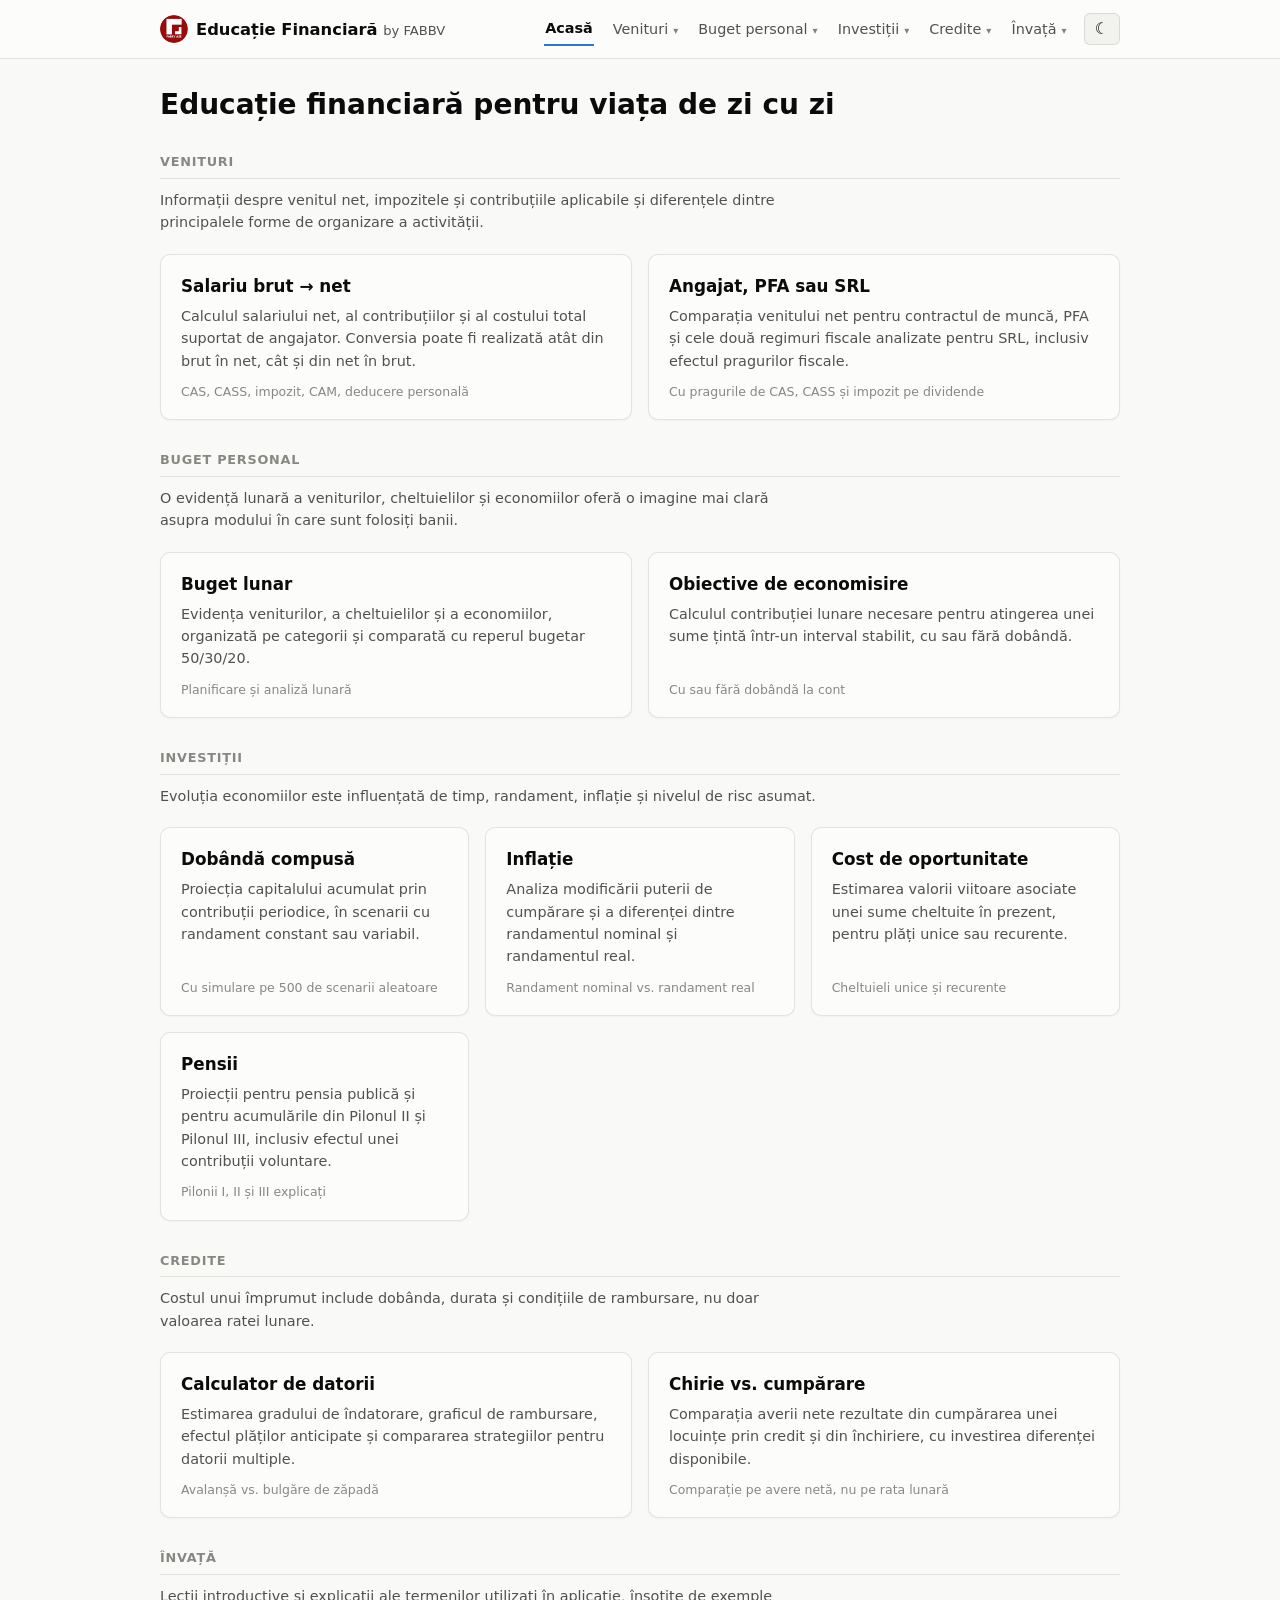
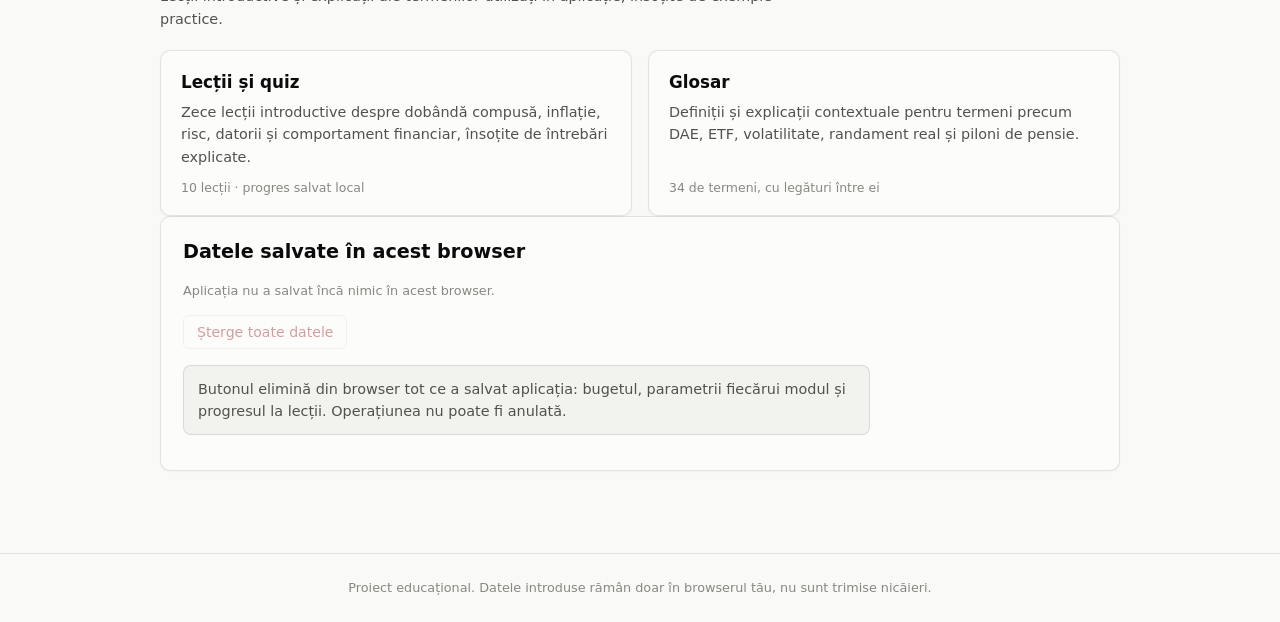
<file: index.html>
<!doctype html>
<html lang="ro">
<head>
  <meta charset="utf-8" />
  <meta name="viewport" content="width=device-width, initial-scale=1" />
  <title>Educație Financiară</title>
  <meta name="description" content="Instrumente și lecții de educație financiară pentru studenți. Îți poți calcula bugetul, salariul, economiile, investițiile și costul unui credit, direct în browser." />
  <link rel="stylesheet" href="css/style.css" />
  <link rel="manifest" href="manifest.json" />
  <meta name="theme-color" content="#2a78d6" />
</head>
<body>
  <a class="skip-link" href="#main">Sari la conținut</a>
  <header class="site-header">
    <nav class="site-nav" id="site-nav" aria-label="Navigație principală"></nav>
  </header>

  <main id="main">
    <h1>Educație financiară pentru viața de zi cu zi</h1>

    <h2 class="section-title">Venituri</h2>
    <p class="section-lead">Informații despre venitul net, impozitele și contribuțiile aplicabile și diferențele dintre principalele forme de organizare a activității.</p>
    <div class="module-grid">
      <a class="module-card" href="salariu.html">
        <h3>Salariu brut → net</h3>
        <p>Calculul salariului net, al contribuțiilor și al costului total suportat de angajator. Conversia poate fi realizată atât din brut în net, cât și din net în brut.</p>
        <span class="status">CAS, CASS, impozit, CAM, deducere personală</span>
      </a>
      <a class="module-card" href="forme-venit.html">
        <h3>Angajat, PFA sau SRL</h3>
        <p>Comparația venitului net pentru contractul de muncă, PFA și cele două regimuri fiscale analizate pentru SRL, inclusiv efectul pragurilor fiscale.</p>
        <span class="status">Cu pragurile de CAS, CASS și impozit pe dividende</span>
      </a>
    </div>

    <h2 class="section-title">Buget personal</h2>
    <p class="section-lead">O evidență lunară a veniturilor, cheltuielilor și economiilor oferă o imagine mai clară asupra modului în care sunt folosiți banii.</p>
    <div class="module-grid">
      <a class="module-card" href="buget.html">
        <h3>Buget lunar</h3>
        <p>Evidența veniturilor, a cheltuielilor și a economiilor, organizată pe categorii și comparată cu reperul bugetar 50/30/20.</p>
        <span class="status" id="status-buget">Planificare și analiză lunară</span>
      </a>
      <a class="module-card" href="obiective.html">
        <h3>Obiective de economisire</h3>
        <p>Calculul contribuției lunare necesare pentru atingerea unei sume țintă într-un interval stabilit, cu sau fără dobândă.</p>
        <span class="status">Cu sau fără dobândă la cont</span>
      </a>
    </div>

    <h2 class="section-title">Investiții</h2>
    <p class="section-lead">Evoluția economiilor este influențată de timp, randament, inflație și nivelul de risc asumat.</p>
    <div class="module-grid">
      <a class="module-card" href="investitii.html">
        <h3>Dobândă compusă</h3>
        <p>Proiecția capitalului acumulat prin contribuții periodice, în scenarii cu randament constant sau variabil.</p>
        <span class="status">Cu simulare pe 500 de scenarii aleatoare</span>
      </a>
      <a class="module-card" href="inflatie.html">
        <h3>Inflație</h3>
        <p>Analiza modificării puterii de cumpărare și a diferenței dintre randamentul nominal și randamentul real.</p>
        <span class="status">Randament nominal vs. randament real</span>
      </a>
      <a class="module-card" href="oportunitate.html">
        <h3>Cost de oportunitate</h3>
        <p>Estimarea valorii viitoare asociate unei sume cheltuite în prezent, pentru plăți unice sau recurente.</p>
        <span class="status">Cheltuieli unice și recurente</span>
      </a>
      <a class="module-card" href="pensii.html">
        <h3>Pensii</h3>
        <p>Proiecții pentru pensia publică și pentru acumulările din Pilonul II și Pilonul III, inclusiv efectul unei contribuții voluntare.</p>
        <span class="status">Pilonii I, II și III explicați</span>
      </a>
    </div>

    <h2 class="section-title">Credite</h2>
    <p class="section-lead">Costul unui împrumut include dobânda, durata și condițiile de rambursare, nu doar valoarea ratei lunare.</p>
    <div class="module-grid">
      <a class="module-card" href="datorii.html">
        <h3>Calculator de datorii</h3>
        <p>Estimarea gradului de îndatorare, graficul de rambursare, efectul plăților anticipate și compararea strategiilor pentru datorii multiple.</p>
        <span class="status">Avalanșă vs. bulgăre de zăpadă</span>
      </a>
      <a class="module-card" href="comparator.html">
        <h3>Chirie vs. cumpărare</h3>
        <p>Comparația averii nete rezultate din cumpărarea unei locuințe prin credit și din închiriere, cu investirea diferenței disponibile.</p>
        <span class="status">Comparație pe avere netă, nu pe rata lunară</span>
      </a>
    </div>

    <h2 class="section-title">Învață</h2>
    <p class="section-lead">Lecții introductive și explicații ale termenilor utilizați în aplicație, însoțite de exemple practice.</p>
    <div class="module-grid">
      <a class="module-card" href="lectii.html">
        <h3>Lecții și quiz</h3>
        <p>Zece lecții introductive despre dobândă compusă, inflație, risc, datorii și comportament financiar, însoțite de întrebări explicate.</p>
        <span class="status" id="status-lectii">10 lecții · progres salvat local</span>
      </a>
      <a class="module-card" href="glosar.html">
        <h3>Glosar</h3>
        <p>Definiții și explicații contextuale pentru termeni precum DAE, ETF, volatilitate, randament real și piloni de pensie.</p>
        <span class="status">34 de termeni, cu legături între ei</span>
      </a>
    </div>

    <div class="card">
      <h2>Datele salvate în acest browser</h2>
      <p class="field-hint" id="storage-summary">Aplicația nu a salvat încă nimic.</p>
      <div class="button-row">
        <button id="btn-clear" type="button" class="ghost danger">Șterge toate datele</button>
      </div>
      <p class="insight">Butonul elimină din browser tot ce a salvat aplicația: bugetul, parametrii fiecărui modul și progresul la lecții. Operațiunea nu poate fi anulată.</p>
    </div>
  </main>

  <footer class="site-footer">
    <p>Proiect educațional. Datele introduse rămân doar în browserul tău, nu sunt trimise nicăieri.</p>
  </footer>

  <script src="js/common.js"></script>
  <script src="js/store.js"></script>
  <script src="js/lectii-data.js"></script>
  <script src="js/index.js"></script>
  <script>renderNav("index.html");</script>
  <script data-goatcounter="https://codrutapps.goatcounter.com/count" async src="//gc.zgo.at/count.js"></script>
</body>
</html>
</file>
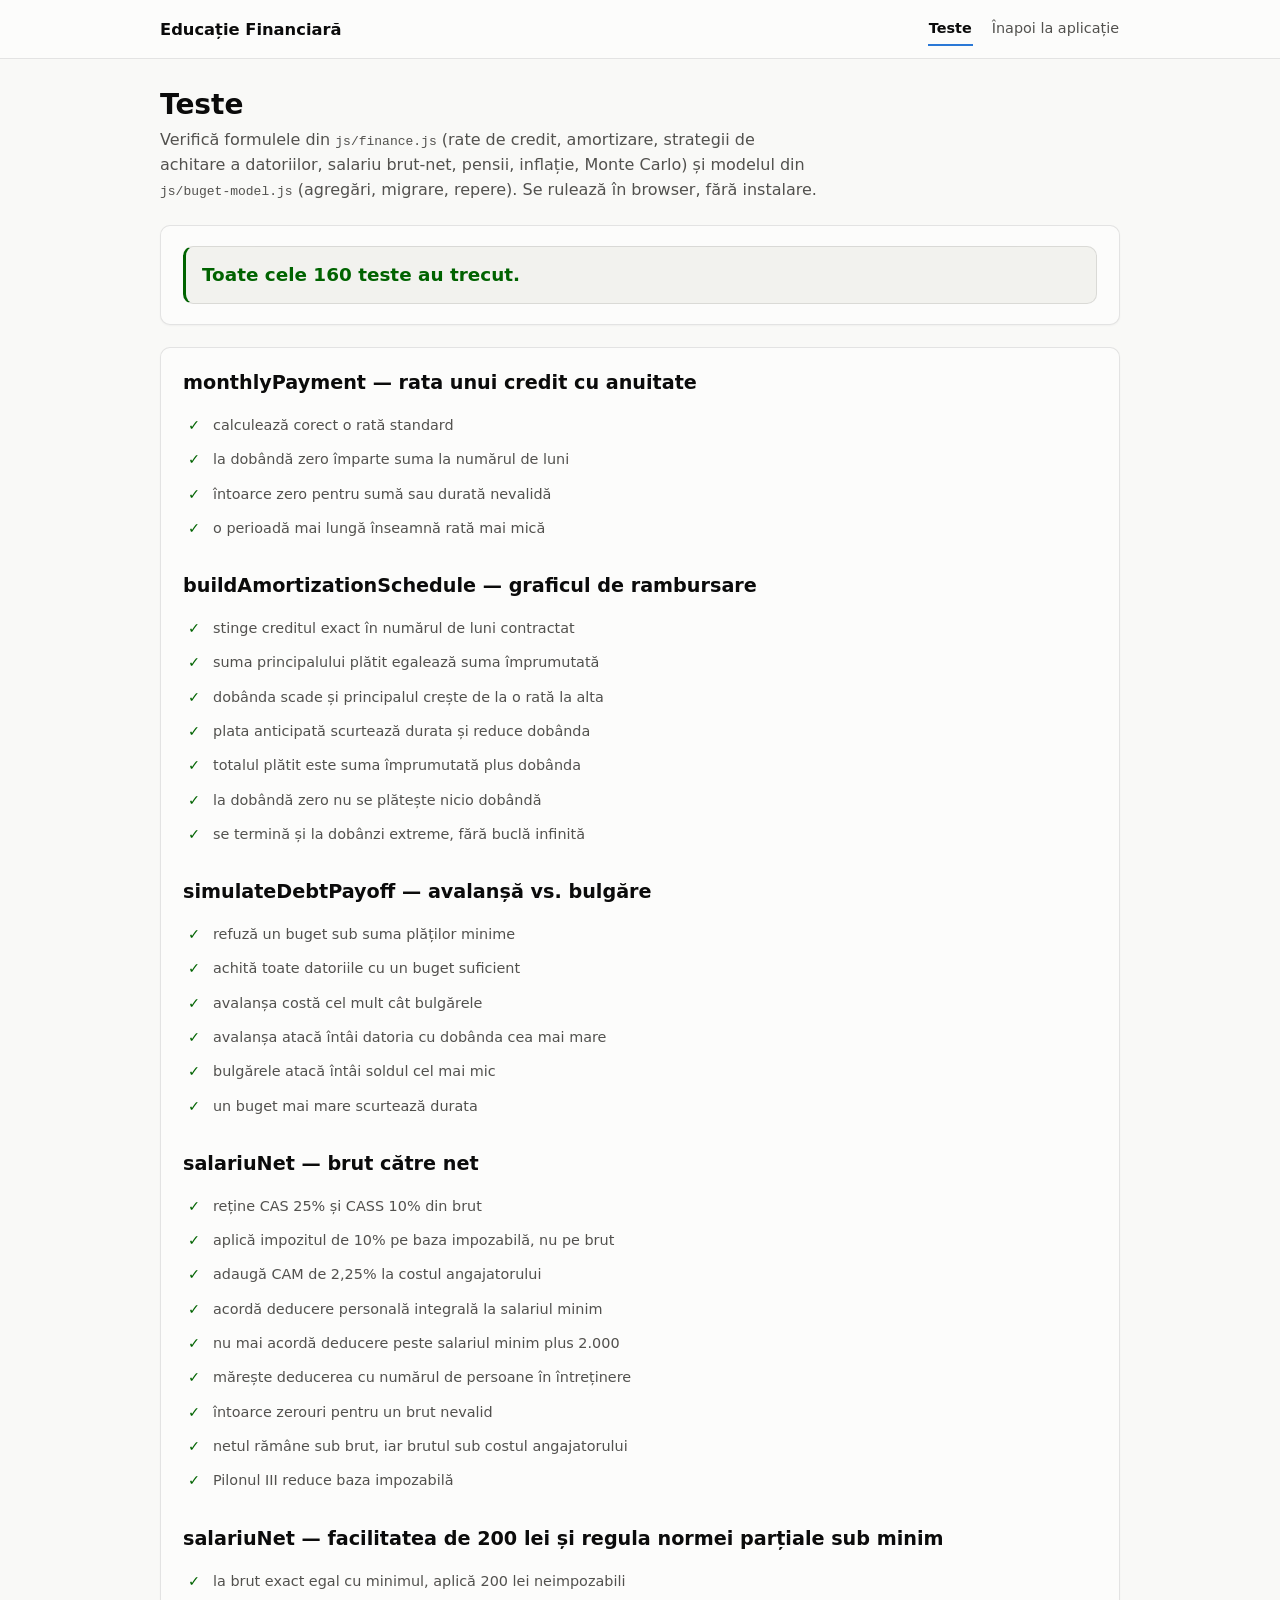
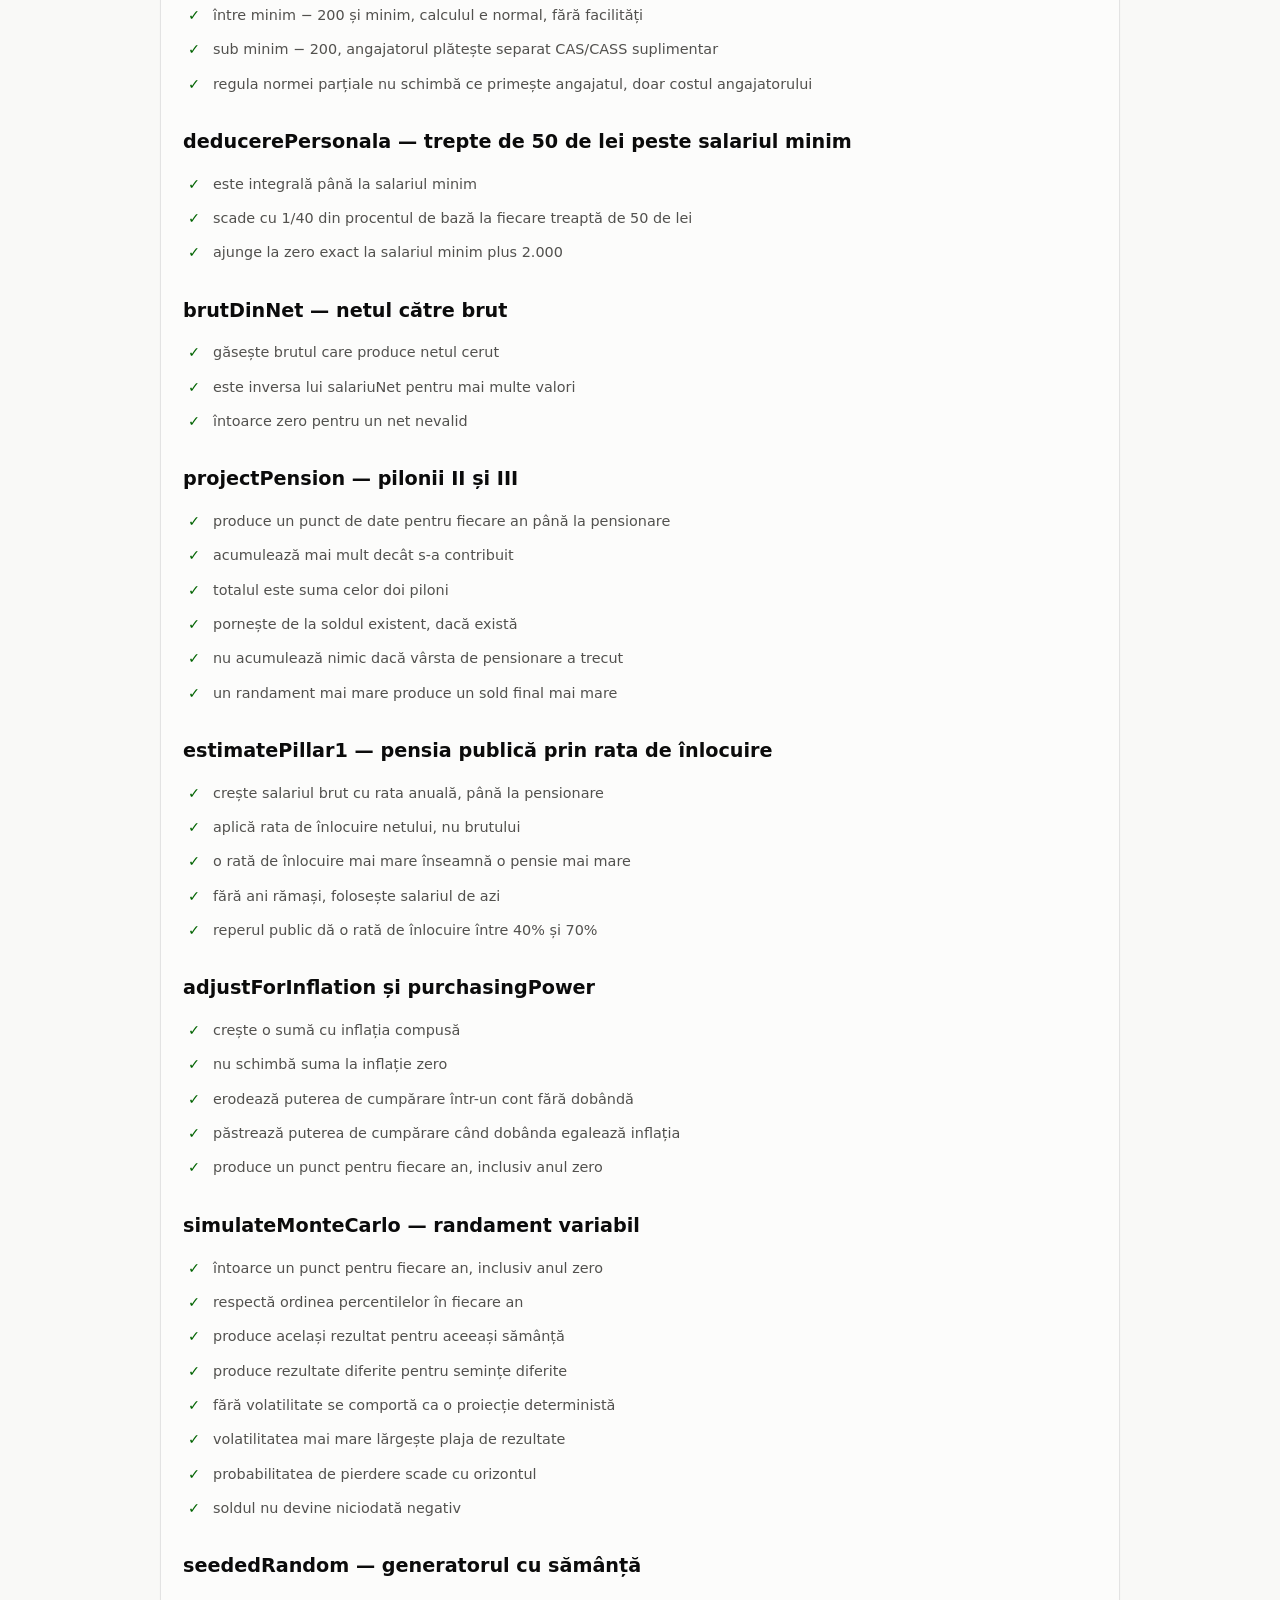
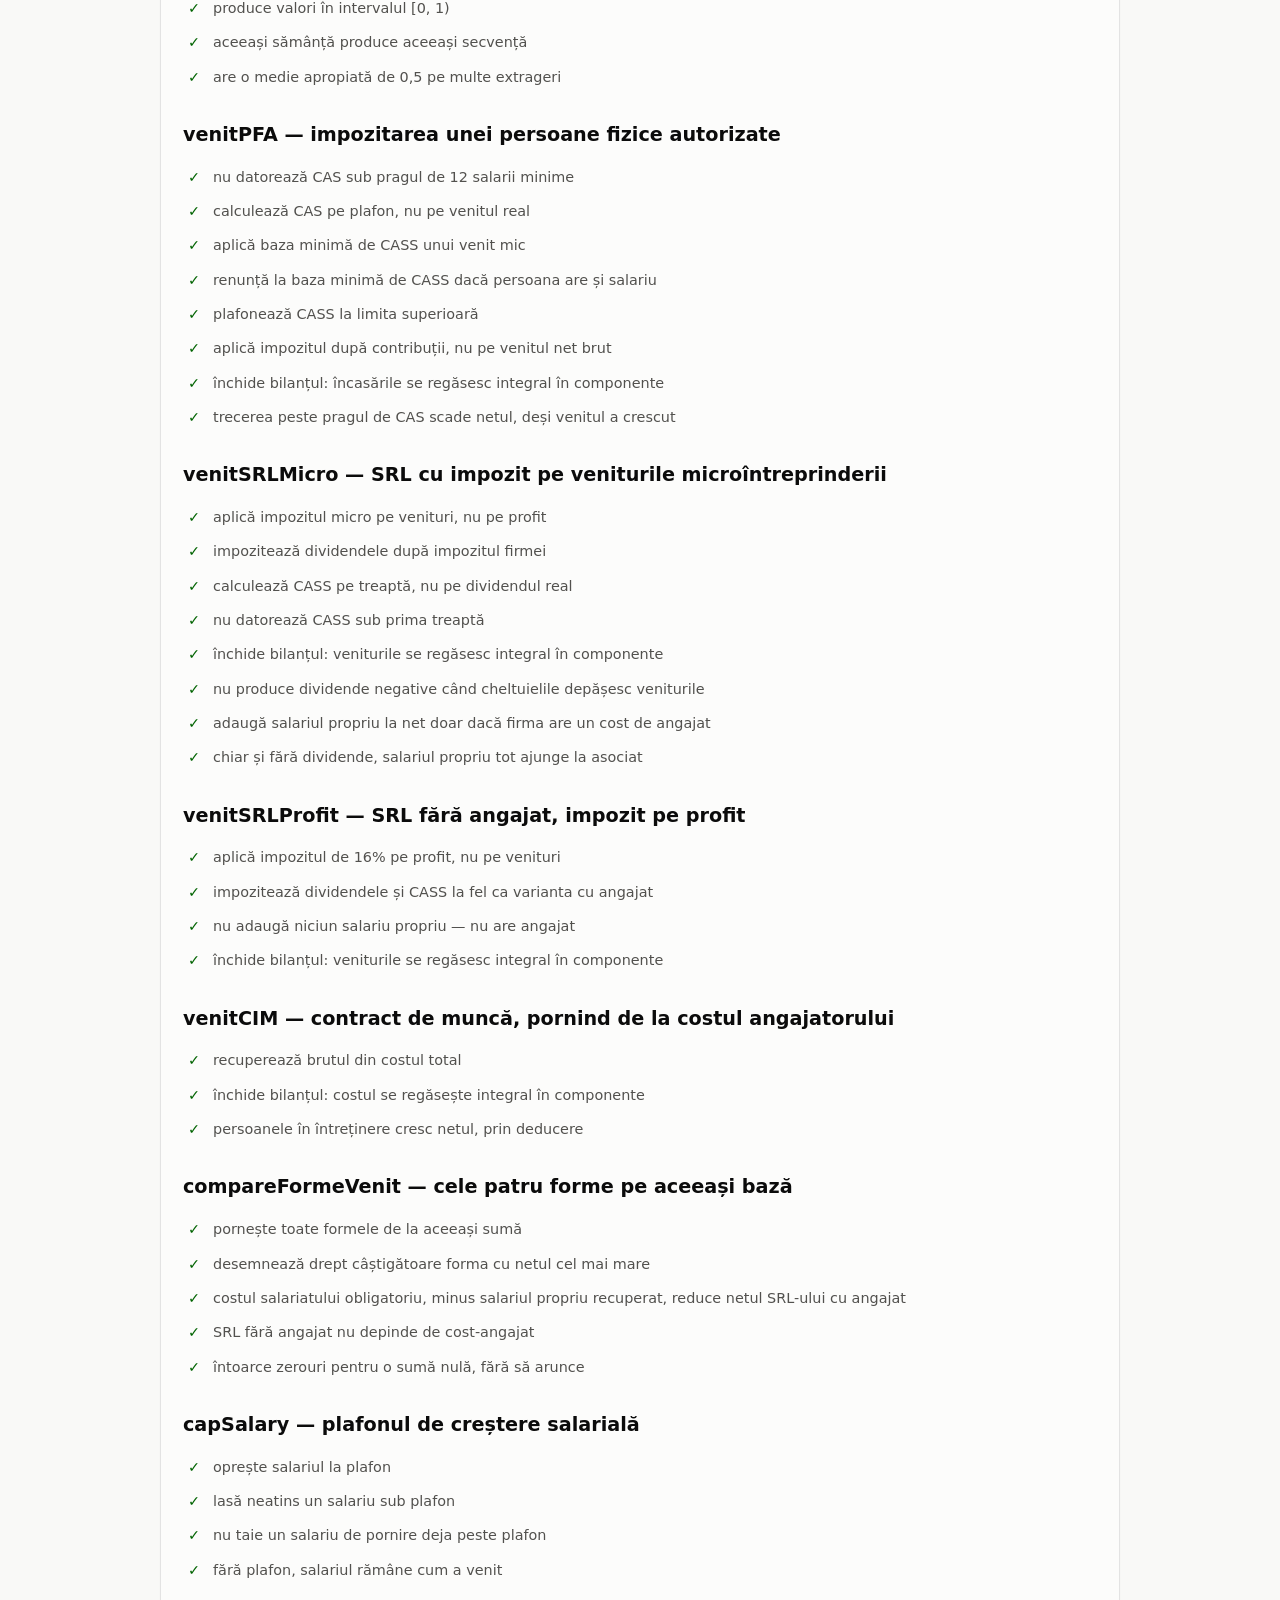
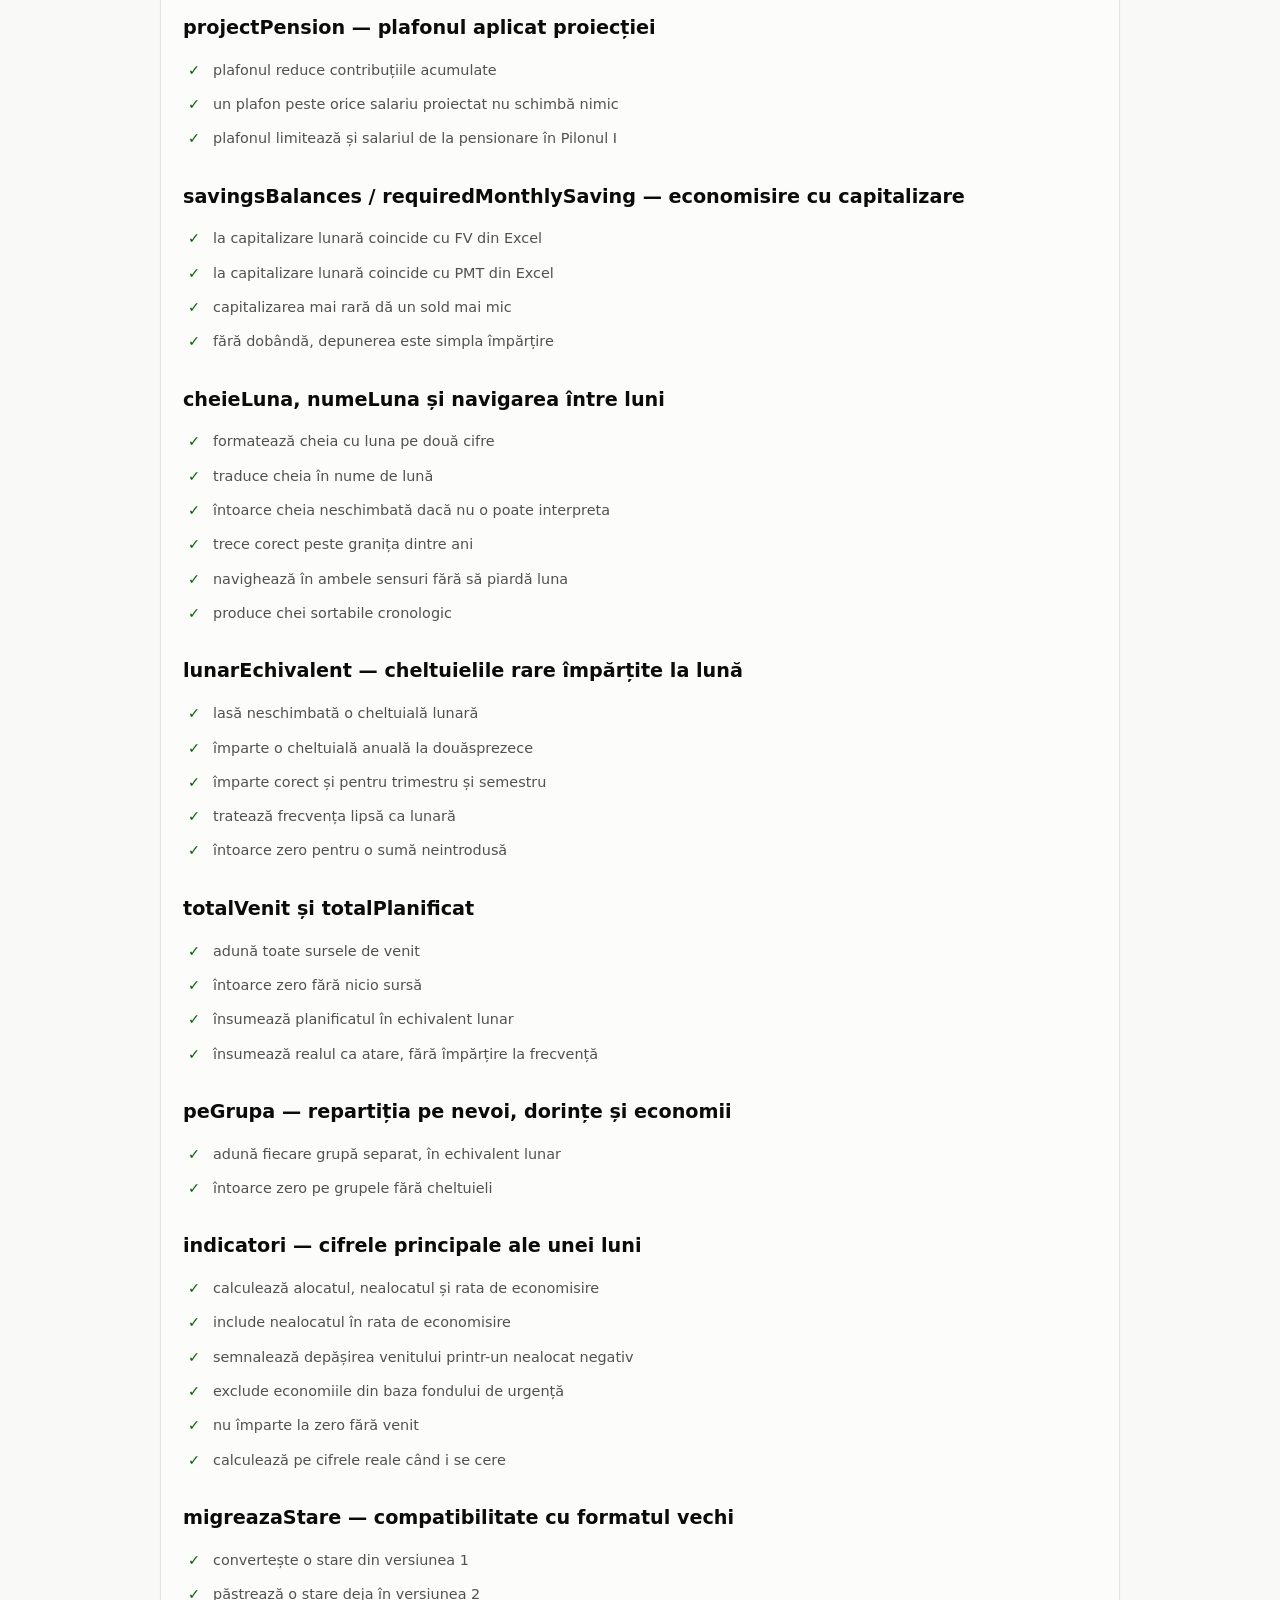
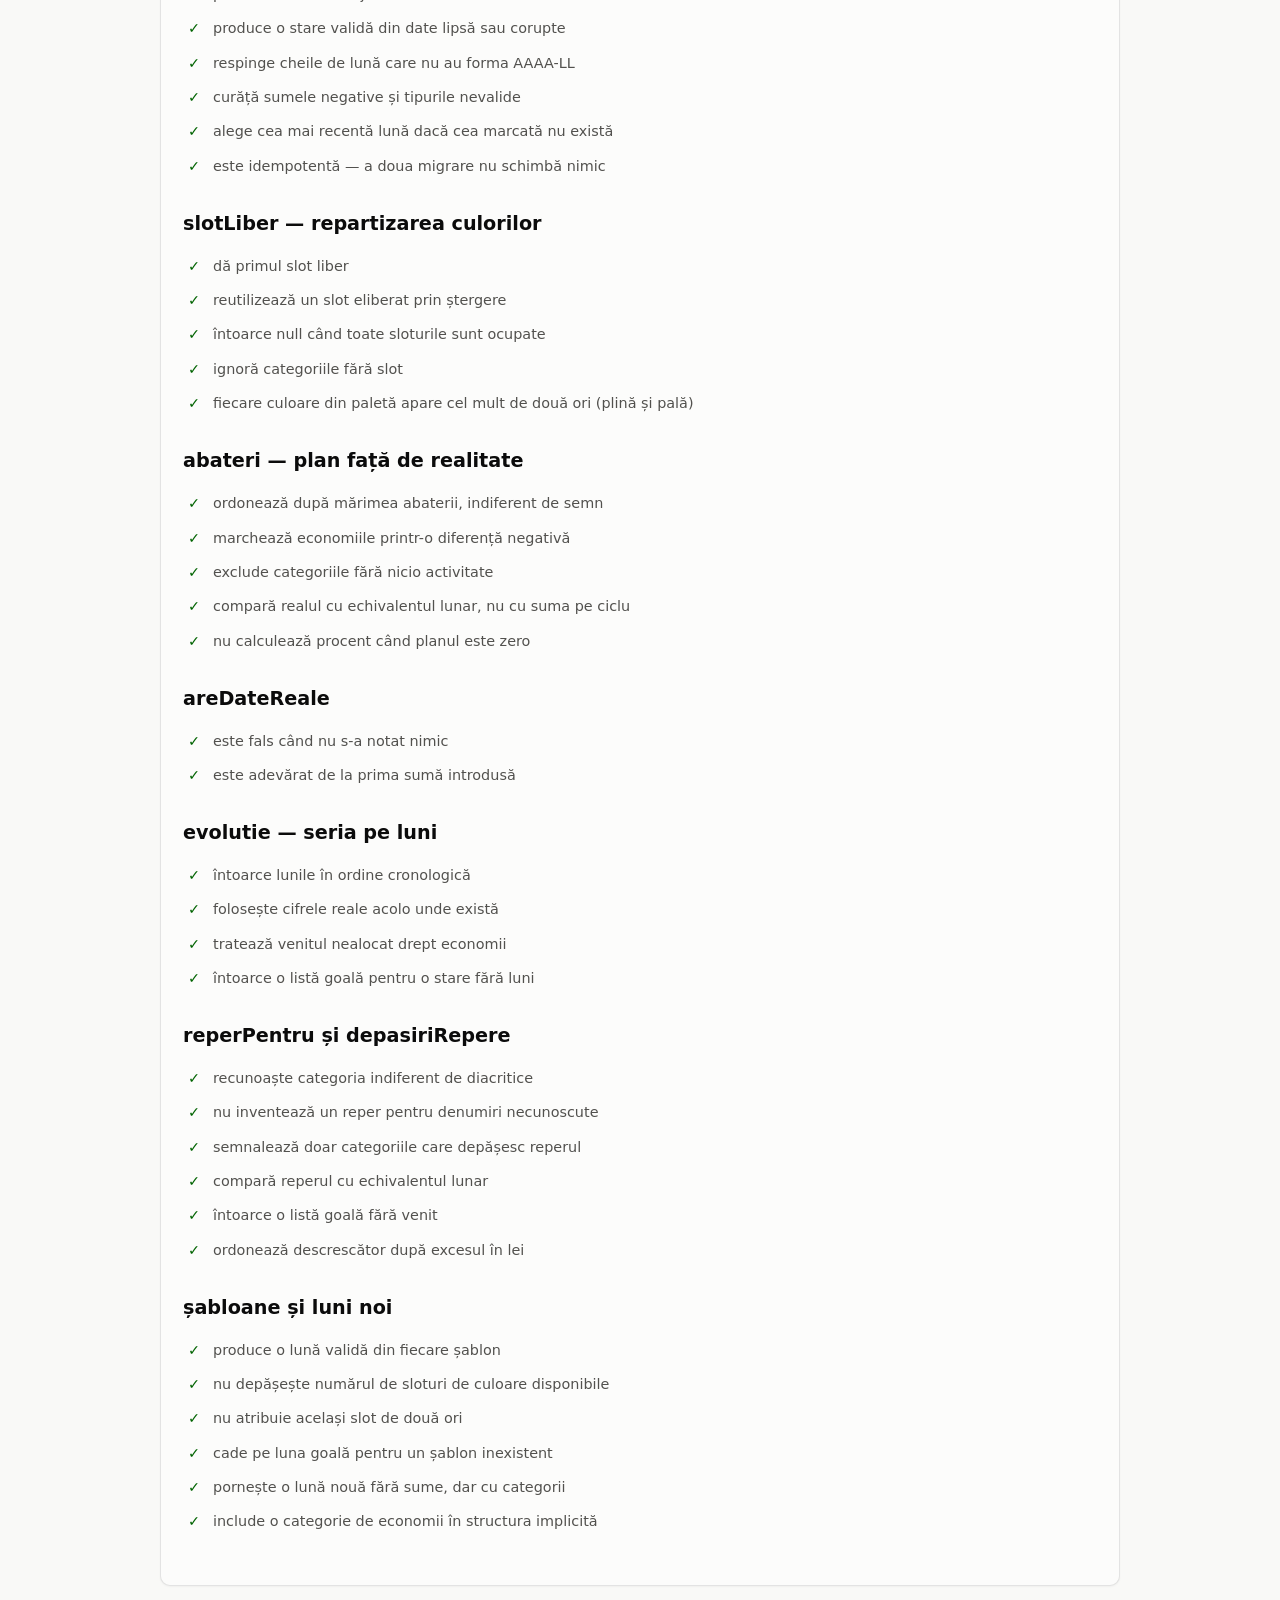
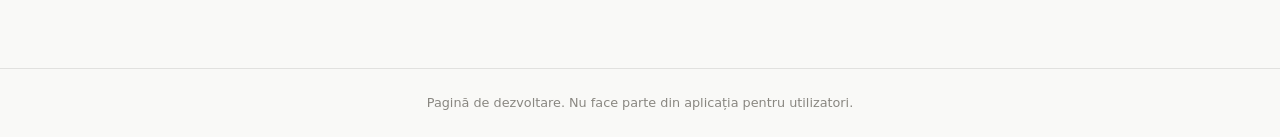
<file: tests/index.html>
<!doctype html>
<html lang="ro">
<head>
  <meta charset="utf-8" />
  <meta name="viewport" content="width=device-width, initial-scale=1" />
  <title>Teste · Educație Financiară</title>
  <link rel="stylesheet" href="../css/style.css" />
  <style>
    /* Stiluri proprii paginii de teste. Nu fac parte din aplicație. */
    .suite { margin-bottom: 26px; }
    .suite h2 { margin-bottom: 10px; }

    .test {
      display: grid;
      grid-template-columns: 22px 1fr;
      gap: 8px;
      padding: 6px 0;
      font-size: 0.9rem;
      color: var(--text-secondary);
    }
    .test .icon { font-weight: 700; text-align: center; }
    .test .icon.pass { color: var(--good-text); }
    .test .icon.fail { color: var(--critical-text); }
    .test.failed .name { color: var(--text-primary); font-weight: 600; }

    .test .reason {
      grid-column: 2;
      margin-top: 4px;
      padding: 8px 10px;
      border-radius: 6px;
      background: var(--surface-sunken);
      border-left: 3px solid var(--critical-text);
      font-family: ui-monospace, "Cascadia Code", Consolas, monospace;
      font-size: 0.82rem;
      color: var(--critical-text);
    }

    .summary {
      font-size: 1.15rem;
      font-weight: 700;
      padding: 14px 16px;
      border-radius: var(--radius);
      border: 1px solid var(--border);
      background: var(--surface-sunken);
    }
    .summary.pass { color: var(--good-text); border-left: 3px solid var(--good-text); }
    .summary.fail { color: var(--critical-text); border-left: 3px solid var(--critical-text); }
  </style>
</head>
<body>
  <header class="site-header">
    <nav class="site-nav">
      <a class="brand" href="../index.html">Educație Financiară</a>
      <div class="nav-links">
        <a class="nav-link active" href="index.html">Teste</a>
        <a class="nav-link" href="../index.html">Înapoi la aplicație</a>
      </div>
    </nav>
  </header>

  <main id="main">
    <h1>Teste</h1>
    <p class="subtitle">Verifică formulele din <code>js/finance.js</code> (rate de credit, amortizare, strategii de achitare a datoriilor, salariu brut-net, pensii, inflație, Monte Carlo) și modelul din <code>js/buget-model.js</code> (agregări, migrare, repere). Se rulează în browser, fără instalare.</p>

    <div class="card">
      <div id="summary" class="summary">Se rulează…</div>
    </div>

    <div class="card">
      <div id="results"></div>
    </div>
  </main>

  <footer class="site-footer">
    <p>Pagină de dezvoltare. Nu face parte din aplicația pentru utilizatori.</p>
  </footer>

  <!-- Ordinea contează: întâi codul testat, apoi rulatorul, apoi testele. -->
  <script src="../js/finance.js"></script>
  <script src="../js/buget-model.js"></script>
  <script src="test-runner.js"></script>
  <script src="finance.test.js"></script>
  <script src="buget.test.js"></script>
  <script>runTests(document.getElementById("results"));</script>
</body>
</html>
</file>
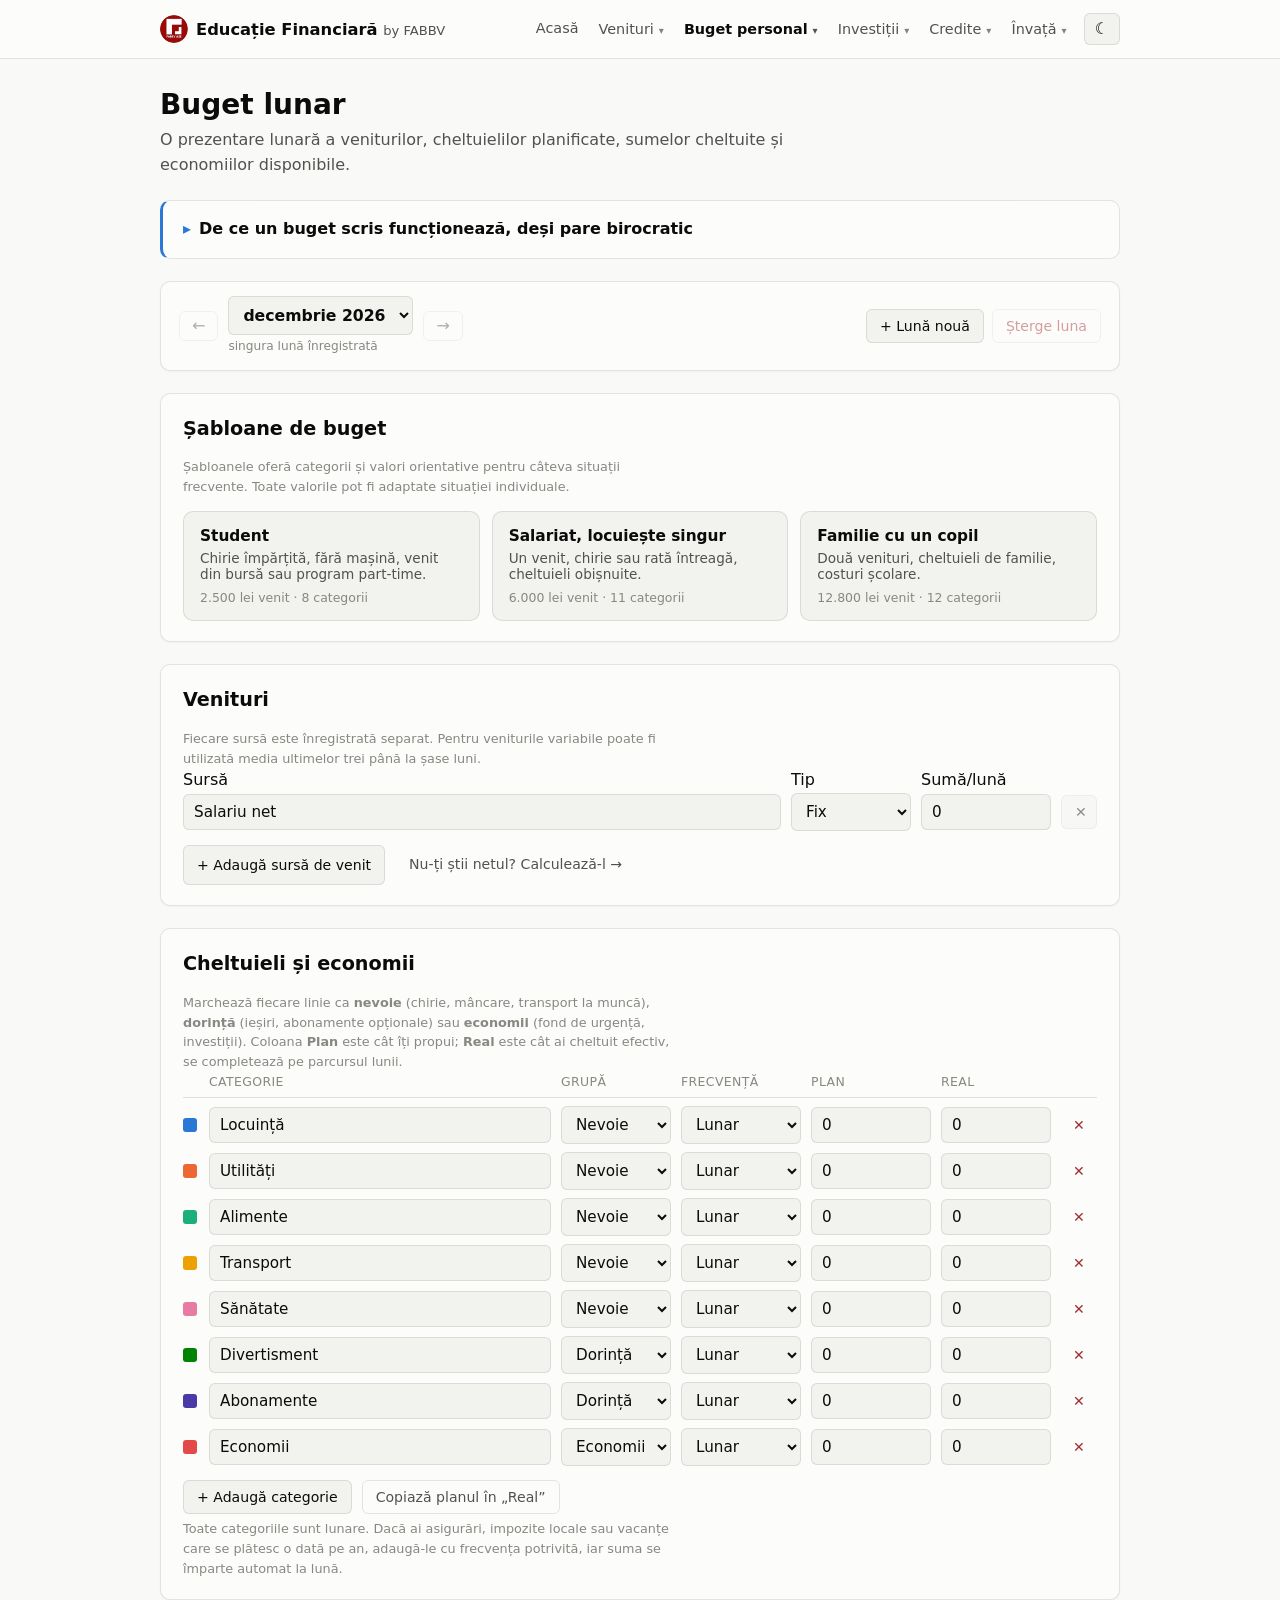
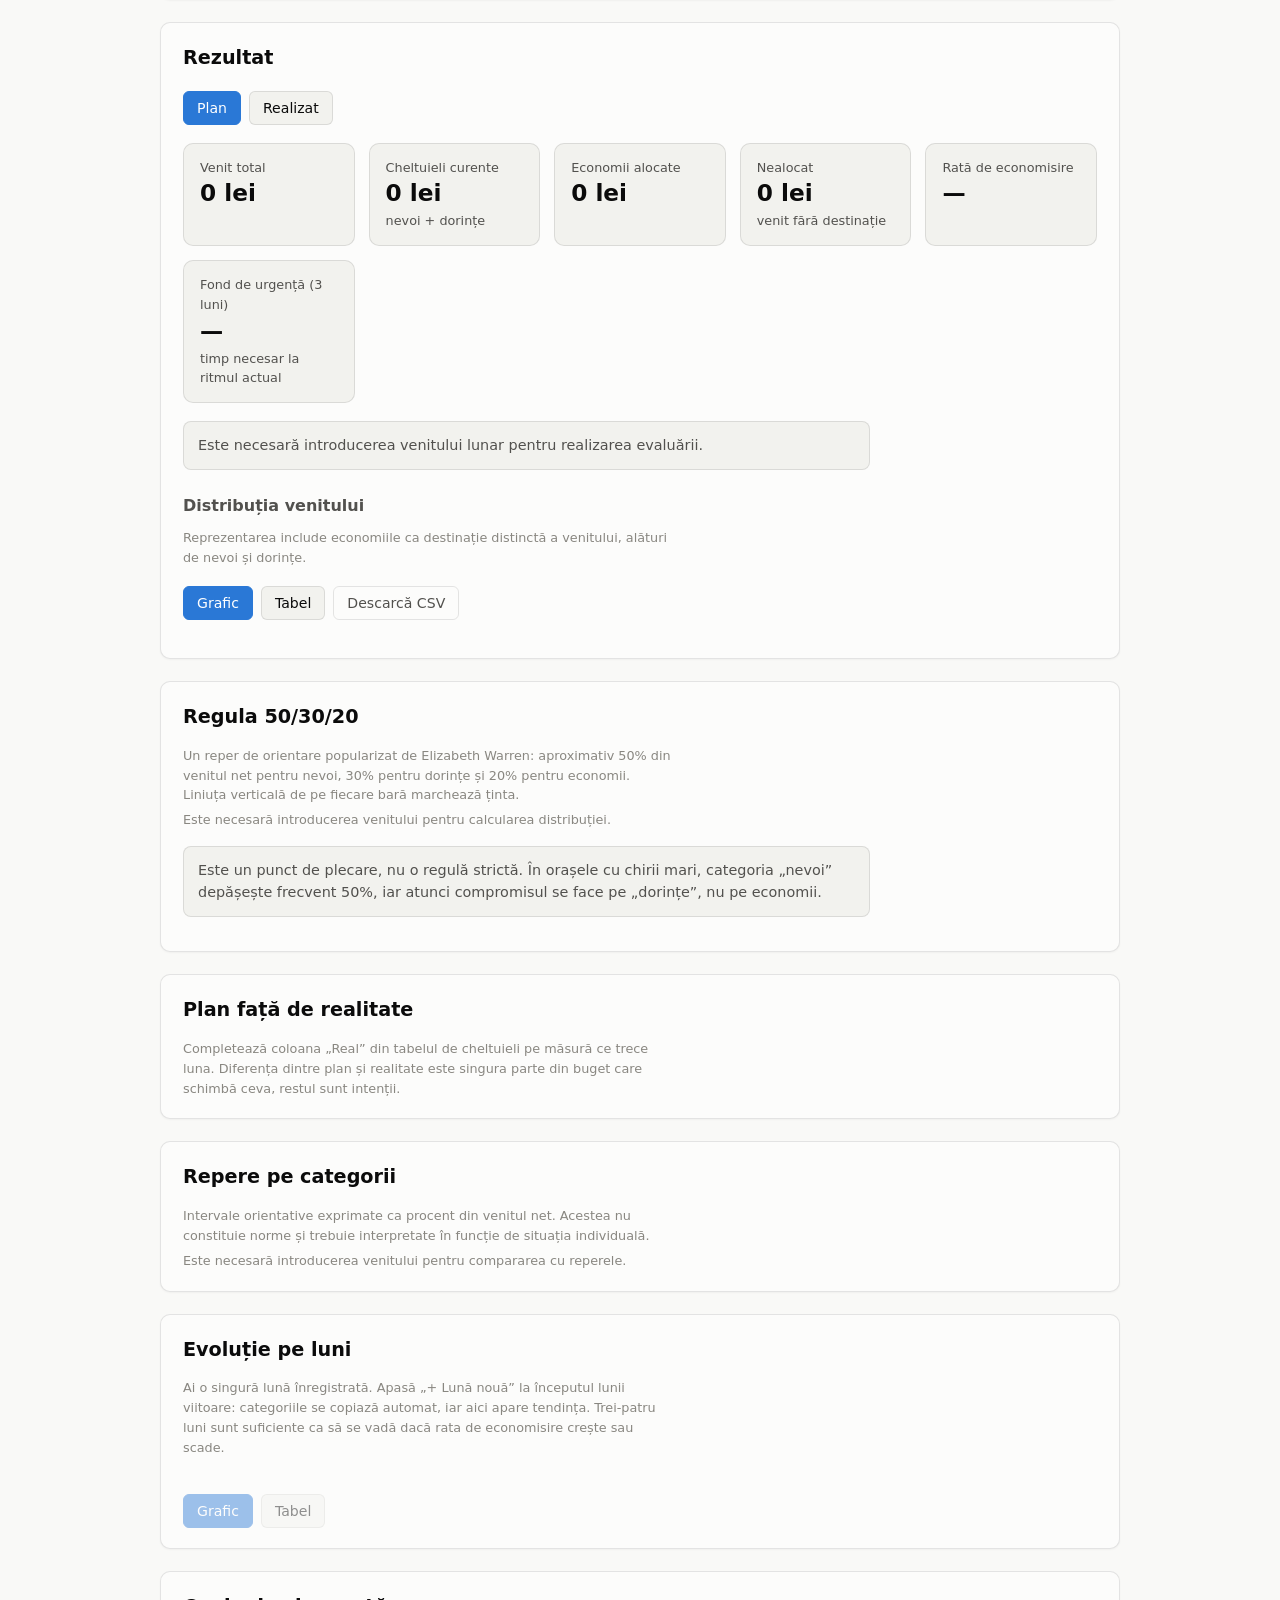
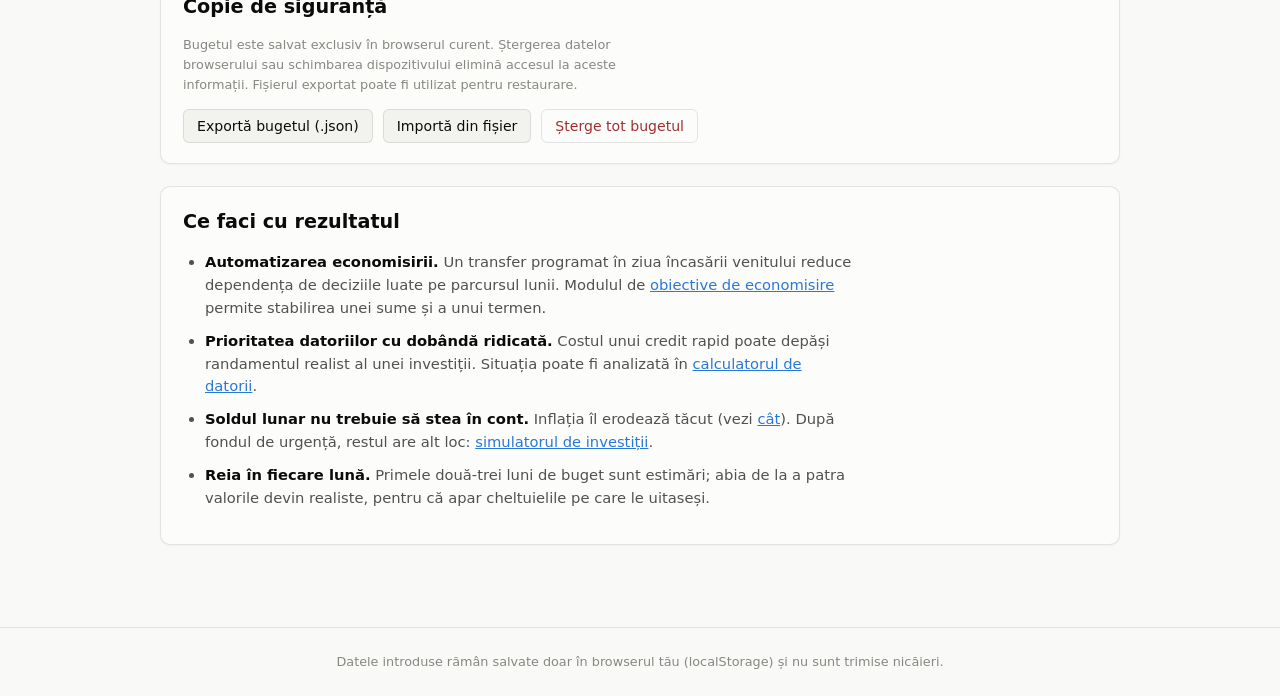
<file: buget.html>
<!doctype html>
<html lang="ro">
<head>
  <meta charset="utf-8" />
  <meta name="viewport" content="width=device-width, initial-scale=1" />
  <title>Buget lunar · Educație Financiară</title>
  <meta name="description" content="Buget lunar complet: mai multe venituri, cheltuieli pe categorii cu frecvență, plan față de realitate, evoluție pe luni și regula 50/30/20." />
  <link rel="stylesheet" href="css/style.css" />
  <link rel="manifest" href="manifest.json" />
  <meta name="theme-color" content="#2a78d6" />
</head>
<body>
  <a class="skip-link" href="#main">Sari la conținut</a>
  <header class="site-header">
    <nav class="site-nav" id="site-nav" aria-label="Navigație principală"></nav>
  </header>

  <main id="main">
    <h1>Buget lunar</h1>
    <p class="subtitle">O prezentare lunară a veniturilor, cheltuielilor planificate, sumelor cheltuite și economiilor disponibile.</p>

    <details class="explainer">
      <summary>De ce un buget scris funcționează, deși pare birocratic</summary>
      <p>Majoritatea oamenilor își estimează cheltuielile din memorie și se înșală sistematic într-o singură direcție: în minus. Cheltuielile mici și regulate, cum ar fi cafeaua, livrările sau abonamentele, sunt cel mai des subestimate, pentru că fiecare în parte pare nesemnificativă.</p>
      <p>Un buget scris nu îți spune să nu cheltuiești. Îți arată <em>compromisul</em>: fiecare leu are o singură destinație, iar dacă îl pui într-un loc, nu mai e disponibil în altul.</p>
      <p>Trei lucruri fac diferența față de o simplă listă de cheltuieli:</p>
      <ul>
        <li><strong>Economiile sunt o categorie, nu o rămășiță.</strong> Dacă economisești ce rămâne la final de lună, de obicei nu rămâne nimic. Trece-le ca linie separată, la început.</li>
        <li><strong>Cheltuielile rare se împart la lună.</strong> O asigurare de 1.200 lei pe an costă 100 lei pe lună, chiar dacă banii pleacă o singură dată. Altfel bugetul pare echilibrat unsprezece luni și se prăbușește în a douăsprezecea.</li>
        <li><strong>Planul se compară cu realitatea.</strong> Un buget pe care nu îl verifici este o listă de dorințe. Diferența dintre cele două coloane este singura informație care schimbă ceva.</li>
      </ul>
    </details>

    <!-- Bara de context: luna activă și acțiunile asupra ei. -->
    <div class="card month-bar">
      <div class="month-nav">
        <button id="btn-luna-prec" type="button" class="ghost" aria-label="Luna anterioară">←</button>
        <div class="month-current">
          <label for="select-luna" class="sr-only">Luna afișată</label>
          <select id="select-luna"></select>
          <span class="month-meta" id="month-meta"></span>
        </div>
        <button id="btn-luna-urm" type="button" class="ghost" aria-label="Luna următoare">→</button>
      </div>
      <div class="month-actions">
        <button id="btn-luna-noua" type="button">+ Lună nouă</button>
        <button id="btn-sterge-luna" type="button" class="ghost danger">Șterge luna</button>
      </div>
    </div>

    <!-- Apare doar când bugetul este gol, ca punct de plecare. -->
    <div class="card hidden" id="sabloane-card">
      <h2>Șabloane de buget</h2>
      <p class="field-hint">Șabloanele oferă categorii și valori orientative pentru câteva situații frecvente. Toate valorile pot fi adaptate situației individuale.</p>
      <div class="template-grid" id="sabloane"></div>
    </div>

    <div class="card">
      <h2>Venituri</h2>
      <p class="field-hint">Fiecare sursă este înregistrată separat. Pentru veniturile variabile poate fi utilizată media ultimelor trei până la șase luni.</p>

      <div class="income-header">
        <span>Sursă</span><span>Tip</span><span>Sumă/lună</span><span></span>
      </div>
      <div id="income-rows"></div>

      <div class="button-row">
        <button id="btn-adauga-venit" type="button">+ Adaugă sursă de venit</button>
        <a class="button-link" href="salariu.html">Nu-ți știi netul? Calculează-l →</a>
      </div>
      <p id="venit-variabil-note" class="insight hidden"></p>
    </div>

    <div class="card">
      <h2>Cheltuieli și economii</h2>
      <p class="field-hint">
        Marchează fiecare linie ca <strong>nevoie</strong> (chirie, mâncare, transport la muncă),
        <strong>dorință</strong> (ieșiri, abonamente opționale) sau <strong>economii</strong>
        (fond de urgență, investiții). Coloana <strong>Plan</strong> este cât îți propui;
        <strong>Real</strong> este cât ai cheltuit efectiv, se completează pe parcursul lunii.
      </p>

      <div class="expense-header">
        <span></span>
        <span>Categorie</span>
        <span>Grupă</span>
        <span>Frecvență</span>
        <span>Plan</span>
        <span>Real</span>
        <span></span>
      </div>
      <div id="expense-rows"></div>

      <div class="button-row">
        <button id="btn-adauga-cheltuiala" type="button">+ Adaugă categorie</button>
        <button id="btn-copiaza-plan" type="button" class="ghost">Copiază planul în „Real”</button>
      </div>
      <p class="field-hint" id="frecventa-note"></p>
    </div>

    <div class="card">
      <h2>Rezultat</h2>
      <div class="view-toggle" role="group" aria-label="Ce se afișează">
        <button id="btn-camp-plan" class="primary" type="button">Plan</button>
        <button id="btn-camp-real" type="button">Realizat</button>
      </div>

      <div class="stat-row">
        <div class="stat-tile">
          <div class="label">Venit total</div>
          <div class="value" id="stat-venit">0 lei</div>
        </div>
        <div class="stat-tile">
          <div class="label">Cheltuieli curente</div>
          <div class="value" id="stat-cheltuieli">0 lei</div>
          <div class="label" style="margin-top:4px">nevoi + dorințe</div>
        </div>
        <div class="stat-tile">
          <div class="label">Economii alocate</div>
          <div class="value" id="stat-economii">0 lei</div>
        </div>
        <div class="stat-tile">
          <div class="label">Nealocat</div>
          <div class="value" id="stat-nealocat">0 lei</div>
          <div class="label" style="margin-top:4px">venit fără destinație</div>
        </div>
        <div class="stat-tile">
          <div class="label">Rată de economisire</div>
          <div class="value" id="stat-rata">0%</div>
        </div>
        <div class="stat-tile">
          <div class="label">Fond de urgență (3 luni)</div>
          <div class="value" id="stat-fond">—</div>
          <div class="label" style="margin-top:4px">timp necesar la ritmul actual</div>
        </div>
      </div>

      <p id="insight" class="insight"></p>

      <h3>Distribuția venitului</h3>
      <p class="field-hint">Reprezentarea include economiile ca destinație distinctă a venitului, alături de nevoi și dorințe.</p>
      <div class="view-toggle" role="group" aria-label="Mod de afișare">
        <button id="btn-view-chart" class="primary" type="button">Grafic</button>
        <button id="btn-view-table" type="button">Tabel</button>
        <button id="btn-export-csv" type="button" class="ghost">Descarcă CSV</button>
      </div>

      <div id="chart-view" class="bar-chart-wrap">
        <div class="pie-chart-labels" id="pie-chart-labels"></div>
        <div class="pie-layout">
          <div class="pie-chart" id="pie-chart"></div>
          <div class="legend legend-column" id="legend"></div>
        </div>
        <p class="field-hint" id="altele-note"></p>
      </div>

      <div id="table-view" class="hidden table-scroll">
        <table class="data-table">
          <caption class="sr-only">Repartiția venitului pe categorii</caption>
          <thead>
            <tr>
              <th scope="col">Categorie</th><th scope="col">Grupă</th><th scope="col">Frecvență</th>
              <th scope="col">Plan/lună</th><th scope="col">Real</th><th scope="col">% din total</th>
            </tr>
          </thead>
          <tbody id="table-body"></tbody>
        </table>
      </div>
    </div>

    <div class="card">
      <h2>Regula 50/30/20</h2>
      <p class="field-hint">Un reper de orientare popularizat de Elizabeth Warren: aproximativ 50% din venitul net pentru nevoi, 30% pentru dorințe și 20% pentru economii. Liniuța verticală de pe fiecare bară marchează ținta.</p>
      <div id="rule-bars"></div>
      <p class="insight">Este un punct de plecare, nu o regulă strictă. În orașele cu chirii mari, categoria „nevoi” depășește frecvent 50%, iar atunci compromisul se face pe „dorințe”, nu pe economii.</p>
    </div>

    <div class="card" id="abateri-card">
      <h2>Plan față de realitate</h2>
      <p class="field-hint" id="abateri-hint">Categoriile ordonate după cât de mult s-au abătut de la plan. Abaterile mari, în orice direcție, arată unde planul nu corespunde vieții reale.</p>
      <div id="abateri-lista"></div>
    </div>

    <div class="card" id="repere-card">
      <h2>Repere pe categorii</h2>
      <p class="field-hint">Intervale orientative exprimate ca procent din venitul net. Acestea nu constituie norme și trebuie interpretate în funcție de situația individuală.</p>
      <div id="repere-lista"></div>
    </div>

    <div class="card" id="evolutie-card">
      <h2>Evoluție pe luni</h2>
      <p class="field-hint" id="evolutie-hint">Cum s-au mișcat venitul, cheltuielile și economiile de la o lună la alta. Tendința contează mai mult decât orice lună luată separat.</p>

      <div class="stat-row" id="evolutie-stats"></div>

      <div class="view-toggle" role="group" aria-label="Mod de afișare pentru evoluție">
        <button id="btn-evo-chart" class="primary" type="button">Grafic</button>
        <button id="btn-evo-table" type="button">Tabel</button>
      </div>

      <div id="evo-chart-view" class="line-chart-wrap">
        <div id="evo-chart"></div>
        <div class="legend" id="evo-legend"></div>
      </div>

      <div id="evo-table-view" class="hidden table-scroll">
        <table class="data-table">
          <caption class="sr-only">Evoluția lunilor</caption>
          <thead>
            <tr>
              <th scope="col">Luna</th><th scope="col">Venit</th><th scope="col">Cheltuieli</th>
              <th scope="col">Economii</th><th scope="col">Rată economisire</th><th scope="col">Sursă</th>
            </tr>
          </thead>
          <tbody id="evo-table-body"></tbody>
        </table>
      </div>
    </div>

    <div class="card">
      <h2>Copie de siguranță</h2>
      <p class="field-hint">Bugetul este salvat exclusiv în browserul curent. Ștergerea datelor browserului sau schimbarea dispozitivului elimină accesul la aceste informații. Fișierul exportat poate fi utilizat pentru restaurare.</p>
      <div class="button-row">
        <button id="btn-export-json" type="button">Exportă bugetul (.json)</button>
        <button id="btn-import-json" type="button">Importă din fișier</button>
        <input type="file" id="file-import" accept="application/json,.json" class="hidden" />
        <button id="btn-reset" type="button" class="ghost danger">Șterge tot bugetul</button>
      </div>
      <p id="import-status" class="insight hidden" role="status" aria-live="polite"></p>
    </div>

    <div class="card">
      <h2>Ce faci cu rezultatul</h2>
      <ul class="notes-list">
        <li><strong>Automatizarea economisirii.</strong> Un transfer programat în ziua încasării venitului reduce dependența de deciziile luate pe parcursul lunii. Modulul de <a href="obiective.html">obiective de economisire</a> permite stabilirea unei sume și a unui termen.</li>
        <li><strong>Prioritatea datoriilor cu dobândă ridicată.</strong> Costul unui credit rapid poate depăși randamentul realist al unei investiții. Situația poate fi analizată în <a href="datorii.html">calculatorul de datorii</a>.</li>
        <li><strong>Soldul lunar nu trebuie să stea în cont.</strong> Inflația îl erodează tăcut (vezi <a href="inflatie.html">cât</a>). După fondul de urgență, restul are alt loc: <a href="investitii.html">simulatorul de investiții</a>.</li>
        <li><strong>Reia în fiecare lună.</strong> Primele două-trei luni de buget sunt estimări; abia de la a patra valorile devin realiste, pentru că apar cheltuielile pe care le uitaseși.</li>
      </ul>
    </div>
  </main>

  <div id="tooltip" class="chart-tooltip" role="status" aria-live="polite"></div>

  <footer class="site-footer">
    <p>Datele introduse rămân salvate doar în browserul tău (localStorage) și nu sunt trimise nicăieri.</p>
  </footer>

  <script src="js/common.js"></script>
  <script src="js/store.js"></script>
  <script src="js/linechart.js"></script>
  <script src="js/buget-model.js"></script>
  <script src="js/buget.js"></script>
  <script>renderNav("buget.html");</script>
  <script data-goatcounter="https://codrutapps.goatcounter.com/count" async src="//gc.zgo.at/count.js"></script>
</body>
</html>
</file>
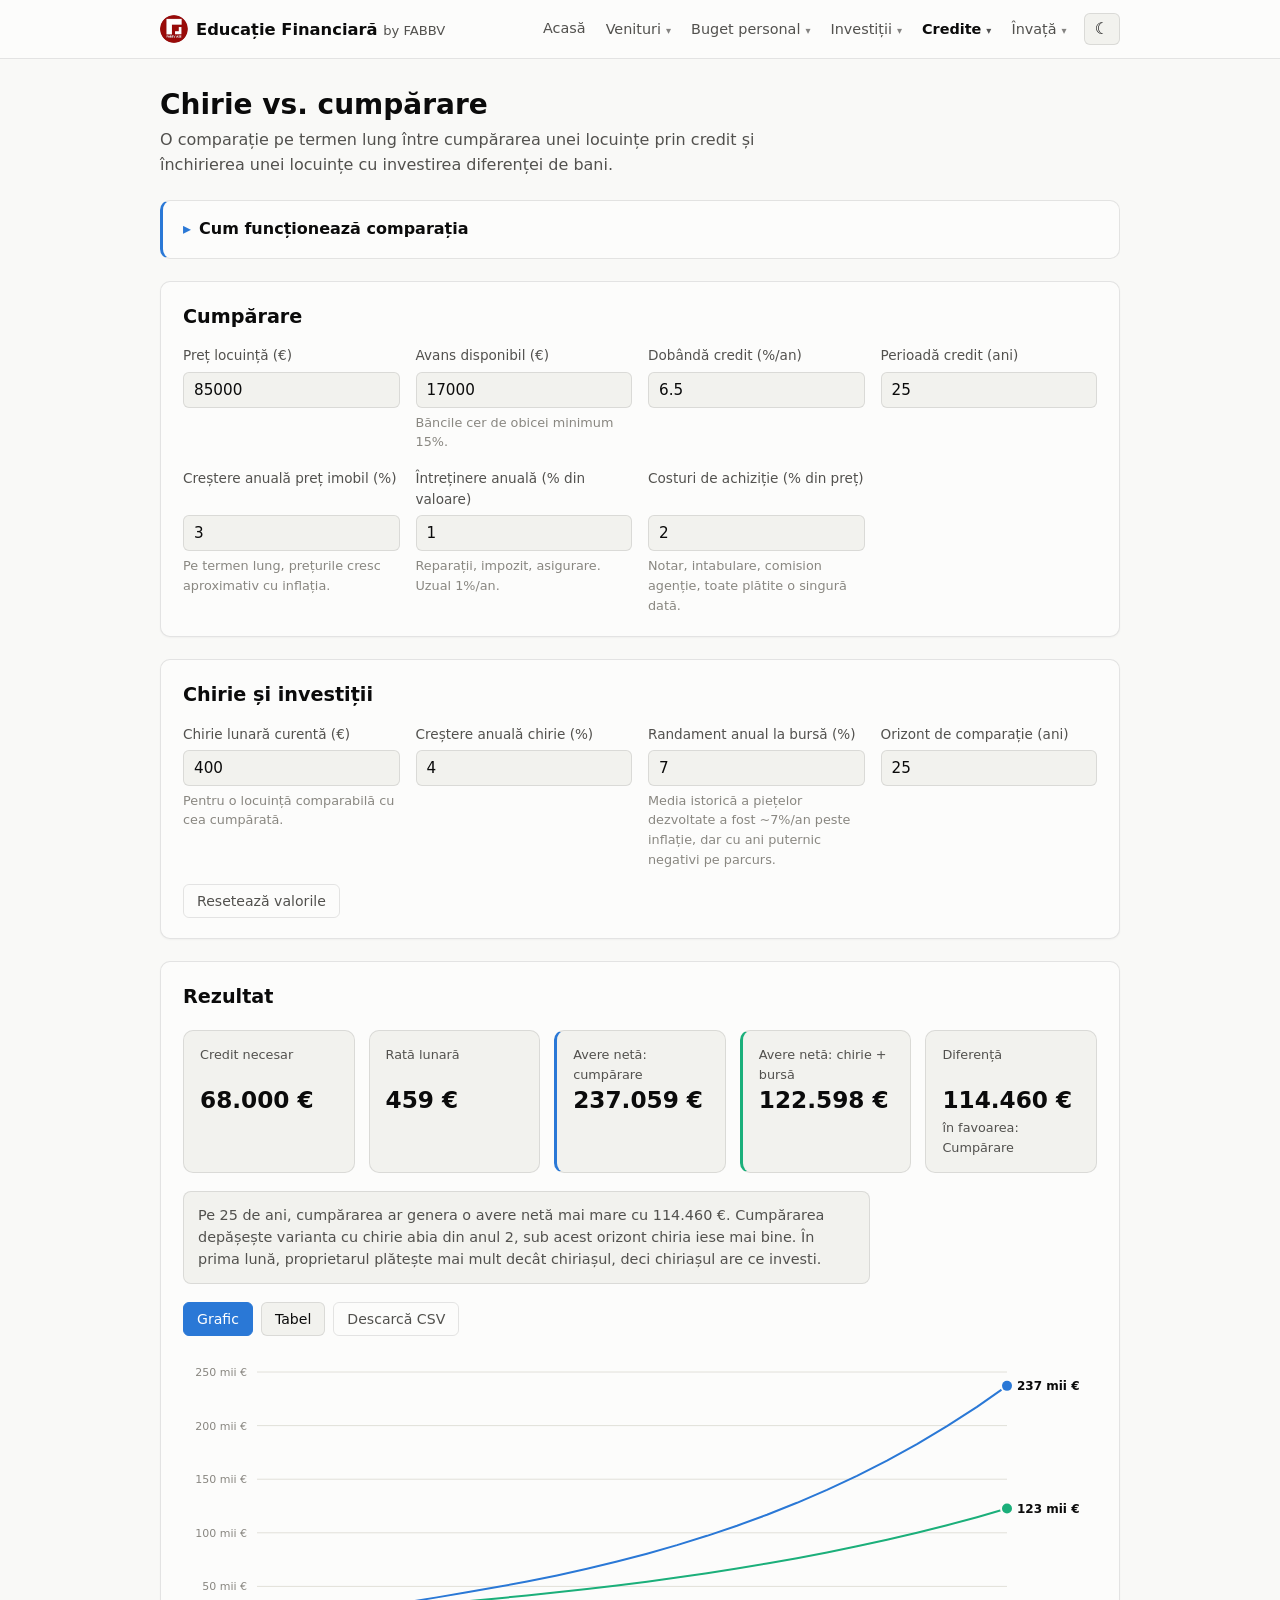
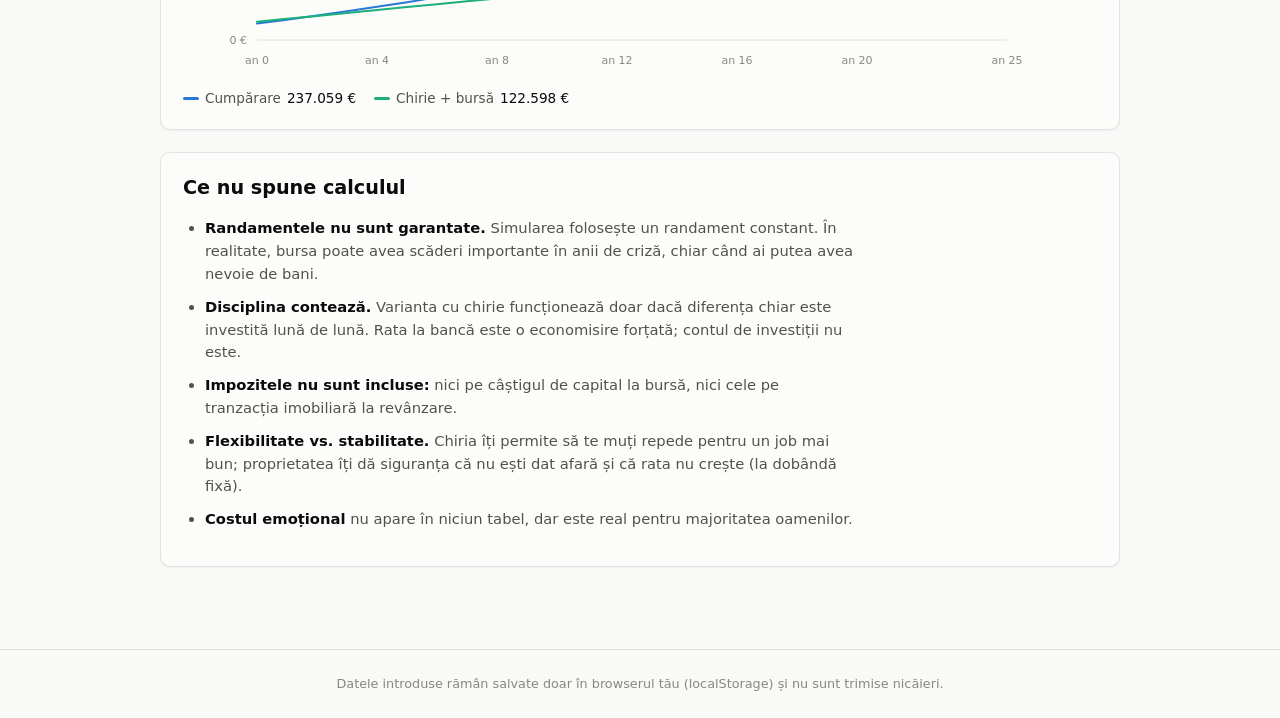
<file: comparator.html>
<!doctype html>
<html lang="ro">
<head>
  <meta charset="utf-8" />
  <meta name="viewport" content="width=device-width, initial-scale=1" />
  <title>Chirie vs. cumpărare · Educație Financiară</title>
  <meta name="description" content="Compară averea netă pe termen lung: cumperi o locuință cu credit sau stai în chirie și investești diferența la bursă." />
  <link rel="stylesheet" href="css/style.css" />
  <link rel="manifest" href="manifest.json" />
  <meta name="theme-color" content="#2a78d6" />
</head>
<body>
  <a class="skip-link" href="#main">Sari la conținut</a>
  <header class="site-header">
    <nav class="site-nav" id="site-nav" aria-label="Navigație principală"></nav>
  </header>

  <main id="main">
    <h1>Chirie vs. cumpărare</h1>
    <p class="subtitle">O comparație pe termen lung între cumpărarea unei locuințe prin credit și închirierea unei locuințe cu investirea diferenței de bani.</p>

    <details class="explainer">
      <summary>Cum funcționează comparația</summary>
      <p>Ideea potrivit căreia plata chiriei nu produce valoare ignoră costurile nerecuperabile asociate proprietății. Acestea includ <strong>dobânda</strong> plătită băncii, <strong>întreținerea</strong>, taxele notariale și impozitele.</p>
      <p>Ca să fie corectă, comparația pune două persoane cu <em>exact același capital de start și aceeași disponibilitate lunară</em>:</p>
      <ul>
        <li><strong>Cumpărătorul</strong> dă avansul pe casă și plătește rata plus întreținerea.</li>
        <li><strong>Chiriașul</strong> investește avansul la bursă și plătește chiria.</li>
      </ul>
      <p>Toate sumele sunt în euro, ca în modulul de <a href="datorii.html">credite</a>: în euro se negociază prețurile locuințelor și chiriile comparabile în România. Rata se plătește în lei, dar comparația pe douăzeci și ceva de ani are sens doar într-o singură monedă.</p>
      <p>În fiecare lună, cel care plătește mai puțin investește diferența. Fără această regulă, comparația ar arăta doar cine are cheltuiala lunară mai mică, nu ce se întâmplă cu banii economisiți, care este chiar întrebarea importantă.</p>
    </details>

    <div class="card">
      <h2>Cumpărare</h2>
      <div class="field-grid">
        <div class="field">
          <label for="pret">Preț locuință (€)</label>
          <input type="number" id="pret" min="0" max="2000000" step="1000" value="85000" />
        </div>
        <div class="field">
          <label for="avans">Avans disponibil (€)</label>
          <input type="number" id="avans" min="0" max="2000000" step="1000" value="17000" aria-describedby="avans-avertisment" />
          <!-- Ambele note stau într-un singur element, ca să ocupe o
               singură bandă și să nu decaleze restul rândului. -->
          <div>
            <p class="field-hint">Băncile cer de obicei minimum 15%.</p>
            <p class="field-hint warn-inline hidden" id="avans-avertisment" role="status"></p>
          </div>
        </div>
        <div class="field">
          <label for="dobanda-credit">Dobândă credit (%/an)</label>
          <input type="number" id="dobanda-credit" min="0" max="25" step="0.1" value="6.5" />
        </div>
        <div class="field">
          <label for="perioada-credit">Perioadă credit (ani)</label>
          <input type="number" id="perioada-credit" min="1" max="35" step="1" value="25" />
        </div>
        <div class="field">
          <label for="crestere-imobil">Creștere anuală preț imobil (%)</label>
          <input type="number" id="crestere-imobil" min="-10" max="20" step="0.5" value="3" />
          <p class="field-hint">Pe termen lung, prețurile cresc aproximativ cu inflația.</p>
        </div>
        <div class="field">
          <label for="intretinere">Întreținere anuală (% din valoare)</label>
          <input type="number" id="intretinere" min="0" max="10" step="0.1" value="1" />
          <p class="field-hint">Reparații, impozit, asigurare. Uzual 1%/an.</p>
        </div>
        <div class="field">
          <label for="cost-achizitie">Costuri de achiziție (% din preț)</label>
          <input type="number" id="cost-achizitie" min="0" max="15" step="0.1" value="2" />
          <p class="field-hint">Notar, intabulare, comision agenție, toate plătite o singură dată.</p>
        </div>
      </div>
    </div>

    <div class="card">
      <h2>Chirie și investiții</h2>
      <div class="field-grid">
        <div class="field">
          <label for="chirie">Chirie lunară curentă (€)</label>
          <input type="number" id="chirie" min="0" max="20000" step="10" value="400" />
          <p class="field-hint">Pentru o locuință comparabilă cu cea cumpărată.</p>
        </div>
        <div class="field">
          <label for="crestere-chirie">Creștere anuală chirie (%)</label>
          <input type="number" id="crestere-chirie" min="-10" max="20" step="0.5" value="4" />
        </div>
        <div class="field">
          <label for="randament-bursa">Randament anual la bursă (%)</label>
          <input type="number" id="randament-bursa" min="-10" max="20" step="0.5" value="7" />
          <p class="field-hint">Media istorică a piețelor dezvoltate a fost ~7%/an peste inflație, dar cu ani puternic negativi pe parcurs.</p>
        </div>
        <div class="field">
          <label for="orizont">Orizont de comparație (ani)</label>
          <input type="number" id="orizont" min="1" max="40" step="1" value="25" />
        </div>
      </div>
      <div class="button-row">
        <button id="btn-reset" type="button" class="ghost">Resetează valorile</button>
      </div>
    </div>

    <div class="card">
      <h2>Rezultat</h2>
      <div class="stat-row">
        <div class="stat-tile">
          <div class="label">Credit necesar</div>
          <div class="value" id="stat-credit">0 €</div>
        </div>
        <div class="stat-tile">
          <div class="label">Rată lunară</div>
          <div class="value" id="stat-rata-lunara">0 €</div>
        </div>
        <div class="stat-tile with-id" id="tile-cumparare">
          <div class="label">Avere netă: cumpărare</div>
          <div class="value" id="stat-avere-cumparare">0 €</div>
        </div>
        <div class="stat-tile with-id" id="tile-chirie">
          <div class="label">Avere netă: chirie + bursă</div>
          <div class="value" id="stat-avere-chirie">0 €</div>
        </div>
        <div class="stat-tile">
          <div class="label">Diferență</div>
          <div class="value" id="stat-diferenta">0 €</div>
          <div class="label" style="margin-top:4px">în favoarea: <span id="stat-castigator">—</span></div>
        </div>
      </div>

      <p id="insight" class="insight"></p>

      <div class="view-toggle" role="group" aria-label="Mod de afișare">
        <button id="btn-view-chart" class="primary" type="button">Grafic</button>
        <button id="btn-view-table" type="button">Tabel</button>
        <button id="btn-export-csv" type="button" class="ghost">Descarcă CSV</button>
      </div>

      <div id="chart-view" class="line-chart-wrap">
        <div id="chart"></div>
        <div class="legend" id="legend"></div>
      </div>

      <div id="table-view" class="hidden table-scroll">
        <table class="data-table">
          <caption class="sr-only">Evoluție an cu an, în euro</caption>
          <thead>
            <tr>
              <th scope="col">An</th>
              <th scope="col">Valoare imobil (€)</th>
              <th scope="col">Sold credit (€)</th>
              <th scope="col">Investiții cumpărător (€)</th>
              <th scope="col">Avere netă cumpărare (€)</th>
              <th scope="col">Avere netă chirie+bursă (€)</th>
            </tr>
          </thead>
          <tbody id="table-body"></tbody>
        </table>
      </div>
    </div>

    <div class="card">
      <h2>Ce nu spune calculul</h2>
      <ul class="notes-list">
        <li><strong>Randamentele nu sunt garantate.</strong> Simularea folosește un randament constant. În realitate, bursa poate avea scăderi importante în anii de criză, chiar când ai putea avea nevoie de bani.</li>
        <li><strong>Disciplina contează.</strong> Varianta cu chirie funcționează doar dacă diferența chiar este investită lună de lună. Rata la bancă este o economisire forțată; contul de investiții nu este.</li>
        <li><strong>Impozitele nu sunt incluse:</strong> nici pe câștigul de capital la bursă, nici cele pe tranzacția imobiliară la revânzare.</li>
        <li><strong>Flexibilitate vs. stabilitate.</strong> Chiria îți permite să te muți repede pentru un job mai bun; proprietatea îți dă siguranța că nu ești dat afară și că rata nu crește (la dobândă fixă).</li>
        <li><strong>Costul emoțional</strong> nu apare în niciun tabel, dar este real pentru majoritatea oamenilor.</li>
      </ul>
    </div>
  </main>

  <div id="tooltip" class="chart-tooltip" role="status" aria-live="polite"></div>

  <footer class="site-footer">
    <p>Datele introduse rămân salvate doar în browserul tău (localStorage) și nu sunt trimise nicăieri.</p>
  </footer>

  <script src="js/common.js"></script>
  <script src="js/finance.js"></script>
  <script src="js/linechart.js"></script>
  <script src="js/comparator.js"></script>
  <script>renderNav("comparator.html");</script>
  <script data-goatcounter="https://codrutapps.goatcounter.com/count" async src="//gc.zgo.at/count.js"></script>
</body>
</html>
</file>
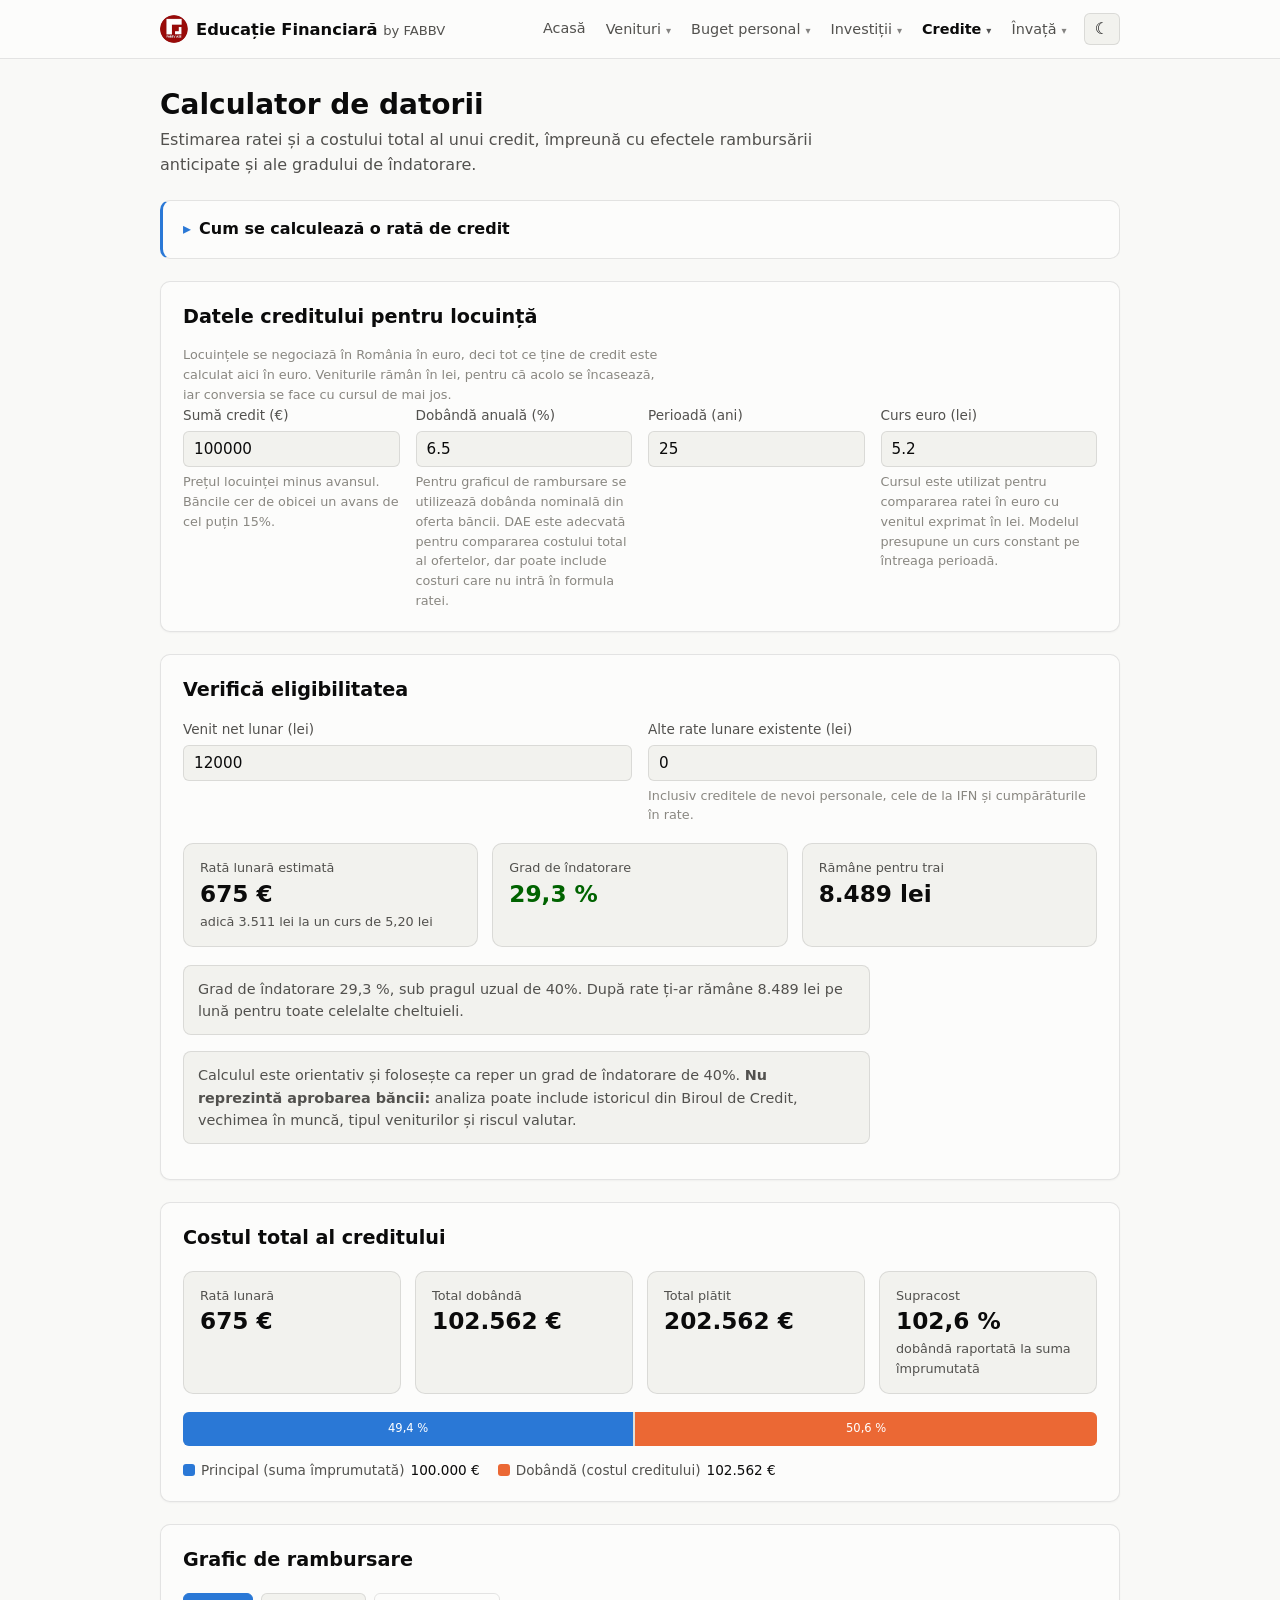
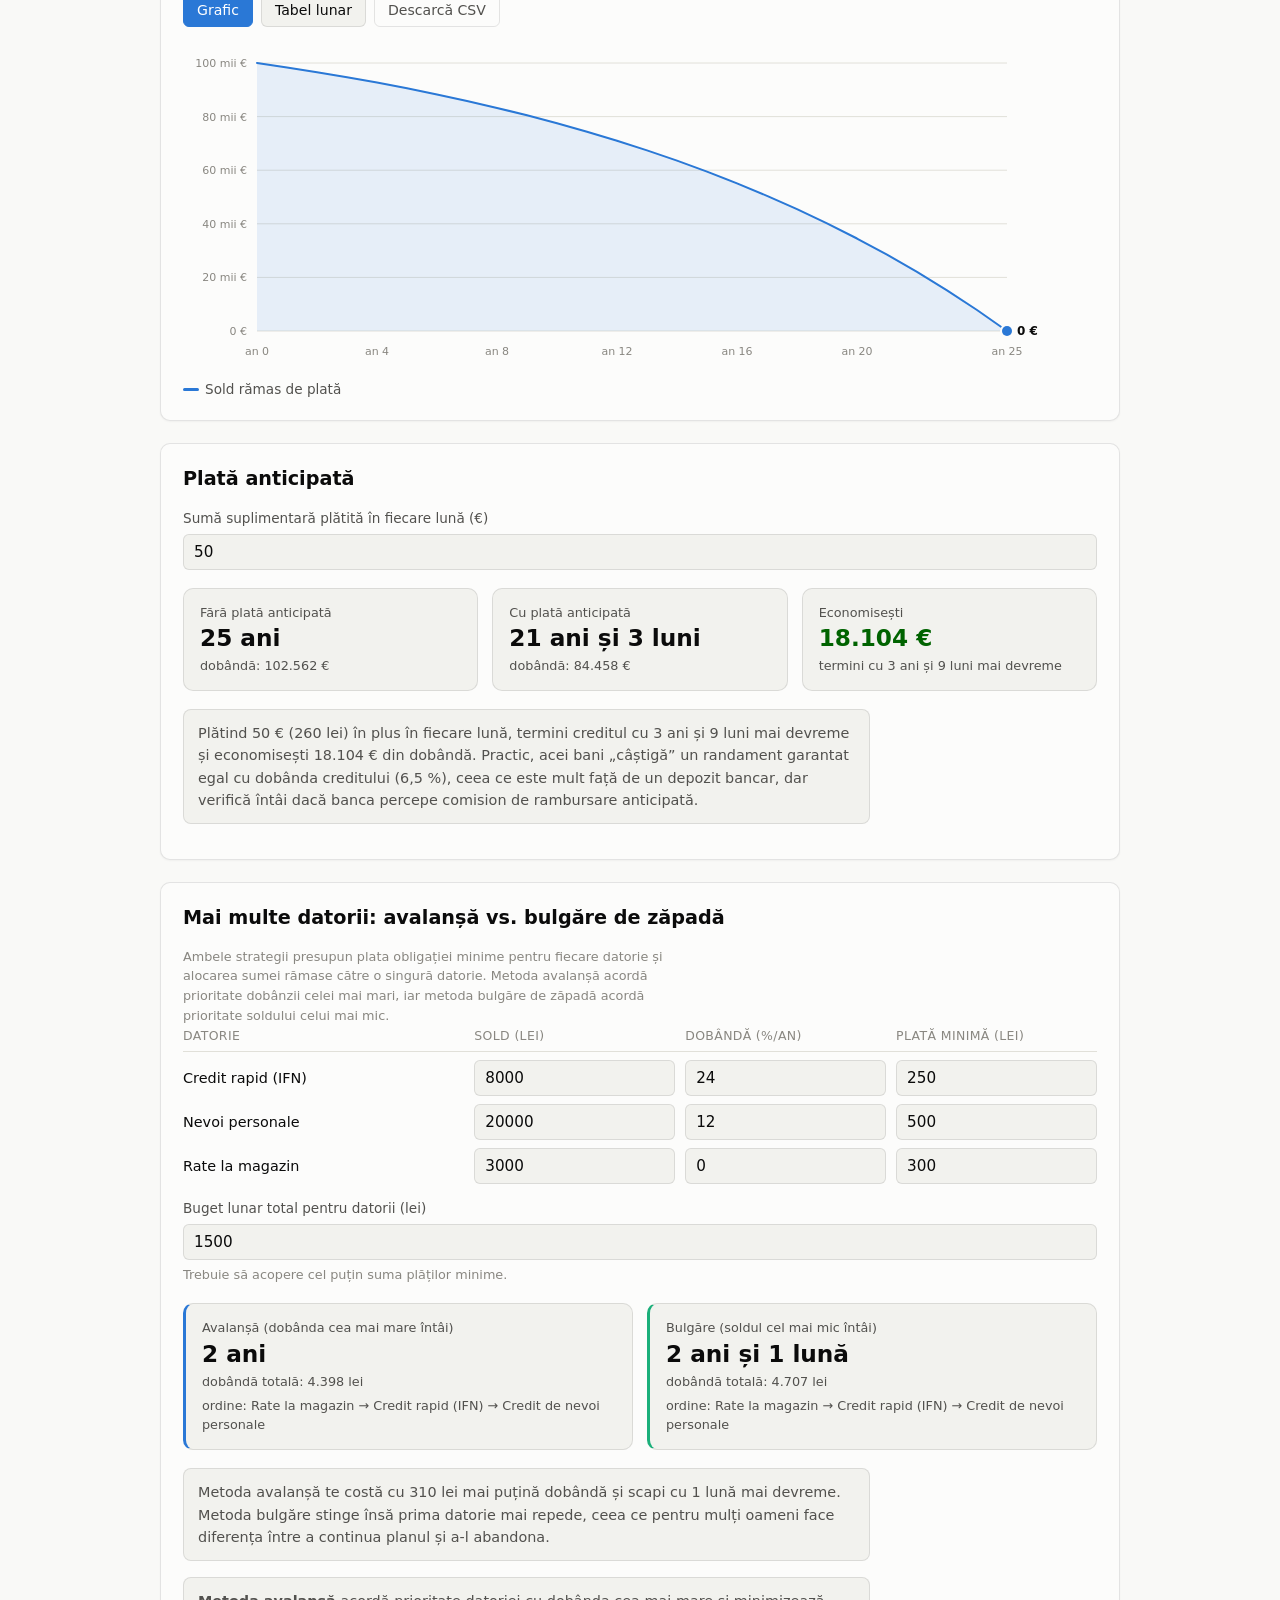
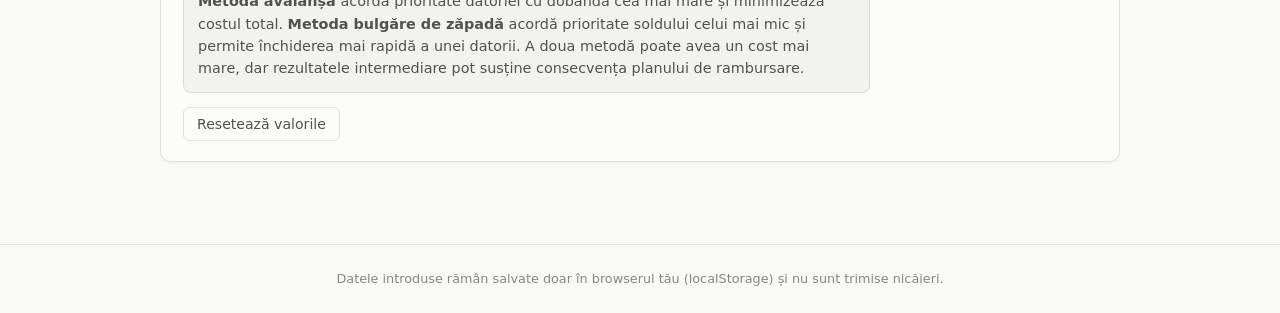
<file: datorii.html>
<!doctype html>
<html lang="ro">
<head>
  <meta charset="utf-8" />
  <meta name="viewport" content="width=device-width, initial-scale=1" />
  <title>Calculator de datorii · Educație Financiară</title>
  <meta name="description" content="Verifică eligibilitatea la credit, vezi graficul de rambursare, efectul plății anticipate și compară metodele avalanșă vs. bulgăre de zăpadă." />
  <link rel="stylesheet" href="css/style.css" />
  <link rel="manifest" href="manifest.json" />
  <meta name="theme-color" content="#2a78d6" />
</head>
<body>
  <a class="skip-link" href="#main">Sari la conținut</a>
  <header class="site-header">
    <nav class="site-nav" id="site-nav" aria-label="Navigație principală"></nav>
  </header>

  <main id="main">
    <h1>Calculator de datorii</h1>
    <p class="subtitle">Estimarea ratei și a costului total al unui credit, împreună cu efectele rambursării anticipate și ale gradului de îndatorare.</p>

    <details class="explainer">
      <summary>Cum se calculează o rată de credit</summary>
      <p>La un credit cu rate egale (anuitate), rata rămâne constantă, dar <strong>compoziția ei se schimbă</strong>. Dobânda se calculează de fiecare dată la soldul rămas, deci:</p>
      <ul>
        <li>La început soldul e mare → aproape toată rata e dobândă.</li>
        <li>Spre final soldul e mic → aproape toată rata reduce datoria.</li>
      </ul>
      <p>De aceea o plată anticipată făcută <em>devreme</em> economisește mult mai mult decât aceeași sumă plătită târziu: fiecare euro care reduce principalul acum elimină toată dobânda pe care ar fi generat-o în anii următori.</p>
    </details>

    <div class="card">
      <h2>Datele creditului pentru locuință</h2>
      <p class="field-hint">Locuințele se negociază în România în euro, deci tot ce ține de credit este calculat aici în euro. Veniturile rămân în lei, pentru că acolo se încasează, iar conversia se face cu cursul de mai jos.</p>
      <div class="field-grid">
        <div class="field">
          <label for="suma-credit">Sumă credit (€)</label>
          <input type="number" id="suma-credit" min="0" max="2000000" step="1000" value="100000" />
          <p class="field-hint">Prețul locuinței minus avansul. Băncile cer de obicei un avans de cel puțin 15%.</p>
        </div>
        <div class="field">
          <label for="dobanda">Dobândă anuală (%)</label>
          <input type="number" id="dobanda" min="0" max="50" step="0.1" value="6.5" />
          <p class="field-hint">Pentru graficul de rambursare se utilizează dobânda nominală din oferta băncii. DAE este adecvată pentru compararea costului total al ofertelor, dar poate include costuri care nu intră în formula ratei.</p>
        </div>
        <div class="field">
          <label for="perioada">Perioadă (ani)</label>
          <input type="number" id="perioada" min="1" max="35" step="1" value="25" />
        </div>
        <div class="field">
          <label for="curs">Curs euro (lei)</label>
          <input type="number" id="curs" min="1" max="20" step="0.01" value="5.2" />
          <p class="field-hint">Cursul este utilizat pentru compararea ratei în euro cu venitul exprimat în lei. Modelul presupune un curs constant pe întreaga perioadă.</p>
        </div>
      </div>
    </div>

    <div class="card">
      <h2>Verifică eligibilitatea</h2>
      <div class="field-grid">
        <div class="field">
          <label for="venit-net">Venit net lunar (lei)</label>
          <input type="number" id="venit-net" min="0" max="200000" step="100" value="12000" />
        </div>
        <div class="field">
          <label for="alte-rate">Alte rate lunare existente (lei)</label>
          <input type="number" id="alte-rate" min="0" max="100000" step="50" value="0" />
          <p class="field-hint">Inclusiv creditele de nevoi personale, cele de la IFN și cumpărăturile în rate.</p>
        </div>
      </div>

      <div class="stat-row">
        <div class="stat-tile">
          <div class="label">Rată lunară estimată</div>
          <div class="value" id="stat-rata-elig">0 €</div>
          <div class="label" style="margin-top:4px" id="stat-rata-elig-lei"></div>
        </div>
        <div class="stat-tile">
          <div class="label">Grad de îndatorare</div>
          <div class="value" id="stat-grad">0%</div>
        </div>
        <div class="stat-tile">
          <div class="label">Rămâne pentru trai</div>
          <div class="value" id="stat-ramas">0 lei</div>
        </div>
      </div>

      <p id="eligibility-msg" class="insight"></p>
      <p class="insight">Calculul este orientativ și folosește ca reper un grad de îndatorare de 40%. <strong>Nu reprezintă aprobarea băncii:</strong> analiza poate include istoricul din Biroul de Credit, vechimea în muncă, tipul veniturilor și riscul valutar.</p>
    </div>

    <div class="card">
      <h2>Costul total al creditului</h2>
      <div class="stat-row">
        <div class="stat-tile">
          <div class="label">Rată lunară</div>
          <div class="value" id="stat-rata">0 €</div>
        </div>
        <div class="stat-tile">
          <div class="label">Total dobândă</div>
          <div class="value" id="stat-dobanda-totala">0 €</div>
        </div>
        <div class="stat-tile">
          <div class="label">Total plătit</div>
          <div class="value" id="stat-total-platit">0 €</div>
        </div>
        <div class="stat-tile">
          <div class="label">Supracost</div>
          <div class="value" id="stat-supracost">0%</div>
          <div class="label" style="margin-top:4px">dobândă raportată la suma împrumutată</div>
        </div>
      </div>

      <div class="bar-chart-wrap">
        <div class="stacked-bar" id="cost-bar"></div>
        <div class="legend" id="cost-legend"></div>
      </div>
    </div>

    <div class="card">
      <h2>Grafic de rambursare</h2>
      <div class="view-toggle" role="group" aria-label="Mod de afișare">
        <button id="btn-view-chart" class="primary" type="button">Grafic</button>
        <button id="btn-view-table" type="button">Tabel lunar</button>
        <button id="btn-export-csv" type="button" class="ghost">Descarcă CSV</button>
      </div>

      <div id="chart-view" class="line-chart-wrap">
        <div id="chart"></div>
        <div class="legend" id="chart-legend"></div>
      </div>

      <div id="table-view" class="hidden table-scroll table-tall">
        <table class="data-table">
          <caption class="sr-only">Graficul lunar de rambursare, în euro</caption>
          <thead>
            <tr>
              <th scope="col">Lună</th><th scope="col">Rată (€)</th><th scope="col">Dobândă (€)</th>
              <th scope="col">Principal (€)</th><th scope="col">Sold rămas (€)</th>
            </tr>
          </thead>
          <tbody id="table-body"></tbody>
        </table>
      </div>
    </div>

    <div class="card">
      <h2>Plată anticipată</h2>
      <div class="field">
        <label for="extra-lunar">Sumă suplimentară plătită în fiecare lună (€)</label>
        <input type="number" id="extra-lunar" min="0" max="100000" step="10" value="50" />
      </div>

      <div class="stat-row">
        <div class="stat-tile">
          <div class="label">Fără plată anticipată</div>
          <div class="value" id="stat-fara-durata">0 luni</div>
          <div class="label" style="margin-top:4px">dobândă: <span id="stat-fara-dobanda">0 €</span></div>
        </div>
        <div class="stat-tile">
          <div class="label">Cu plată anticipată</div>
          <div class="value" id="stat-cu-durata">0 luni</div>
          <div class="label" style="margin-top:4px">dobândă: <span id="stat-cu-dobanda">0 €</span></div>
        </div>
        <div class="stat-tile">
          <div class="label">Economisești</div>
          <div class="value good" id="stat-economie">0 €</div>
          <div class="label" style="margin-top:4px">termini cu <span id="stat-luni-mai-devreme">0 luni</span> mai devreme</div>
        </div>
      </div>
      <p id="prepay-insight" class="insight"></p>
    </div>

    <div class="card">
      <h2>Mai multe datorii: avalanșă vs. bulgăre de zăpadă</h2>
      <p class="field-hint">Ambele strategii presupun plata obligației minime pentru fiecare datorie și alocarea sumei rămase către o singură datorie. Metoda avalanșă acordă prioritate dobânzii celei mai mari, iar metoda bulgăre de zăpadă acordă prioritate soldului celui mai mic.</p>

      <div class="debt-grid">
        <div class="debt-head">
          <span>Datorie</span><span>Sold (lei)</span><span>Dobândă (%/an)</span><span>Plată minimă (lei)</span>
        </div>
        <div class="debt-row">
          <span class="debt-name">Credit rapid (IFN)</span>
          <input type="number" id="d1-sold" min="0" max="1000000" step="100" value="8000" aria-label="Sold credit rapid IFN" />
          <input type="number" id="d1-rata" min="0" max="100" step="0.5" value="24" aria-label="Dobândă credit rapid IFN" />
          <input type="number" id="d1-min" min="0" max="100000" step="10" value="250" aria-label="Rată lunară credit rapid IFN" />
        </div>
        <div class="debt-row">
          <span class="debt-name">Nevoi personale</span>
          <input type="number" id="d2-sold" min="0" max="1000000" step="100" value="20000" aria-label="Sold credit nevoi personale" />
          <input type="number" id="d2-rata" min="0" max="100" step="0.5" value="12" aria-label="Dobândă credit nevoi personale" />
          <input type="number" id="d2-min" min="0" max="100000" step="10" value="500" aria-label="Plată minimă credit nevoi personale" />
        </div>
        <div class="debt-row">
          <span class="debt-name">Rate la magazin</span>
          <input type="number" id="d3-sold" min="0" max="1000000" step="100" value="3000" aria-label="Sold rate magazin" />
          <input type="number" id="d3-rata" min="0" max="100" step="0.5" value="0" aria-label="Dobândă rate magazin" />
          <input type="number" id="d3-min" min="0" max="100000" step="10" value="300" aria-label="Plată minimă rate magazin" />
        </div>
      </div>

      <div class="field" style="margin-top:14px">
        <label for="buget-datorii">Buget lunar total pentru datorii (lei)</label>
        <input type="number" id="buget-datorii" min="0" max="200000" step="50" value="1500" />
        <p class="field-hint">Trebuie să acopere cel puțin suma plăților minime.</p>
      </div>

      <div id="strategy-result"></div>

      <p class="insight"><strong>Metoda avalanșă</strong> acordă prioritate datoriei cu dobânda cea mai mare și minimizează costul total. <strong>Metoda bulgăre de zăpadă</strong> acordă prioritate soldului celui mai mic și permite închiderea mai rapidă a unei datorii. A doua metodă poate avea un cost mai mare, dar rezultatele intermediare pot susține consecvența planului de rambursare.</p>
      <div class="button-row">
        <button id="btn-reset" type="button" class="ghost">Resetează valorile</button>
      </div>
    </div>
  </main>

  <div id="tooltip" class="chart-tooltip" role="status" aria-live="polite"></div>

  <footer class="site-footer">
    <p>Datele introduse rămân salvate doar în browserul tău (localStorage) și nu sunt trimise nicăieri.</p>
  </footer>

  <script src="js/common.js"></script>
  <script src="js/finance.js"></script>
  <script src="js/linechart.js"></script>
  <script src="js/datorii.js"></script>
  <script>renderNav("datorii.html");</script>
  <script data-goatcounter="https://codrutapps.goatcounter.com/count" async src="//gc.zgo.at/count.js"></script>
</body>
</html>
</file>
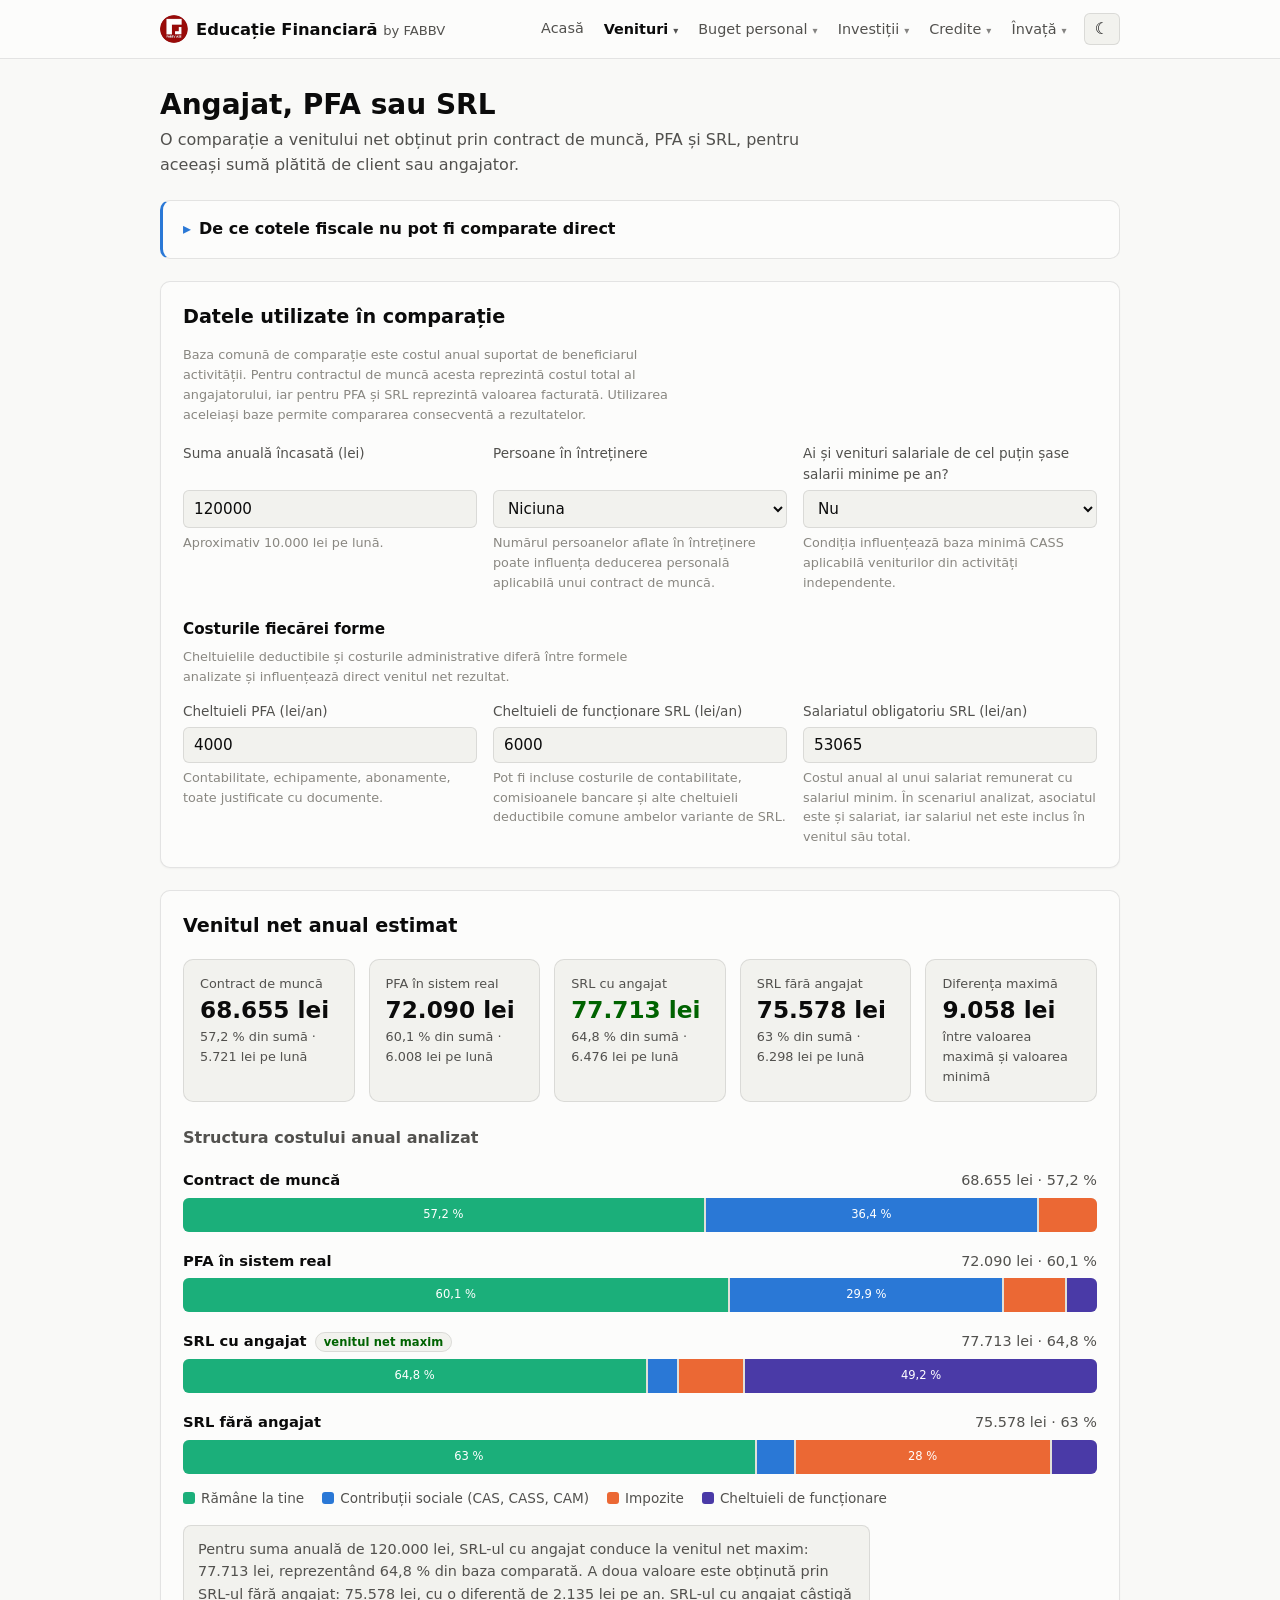
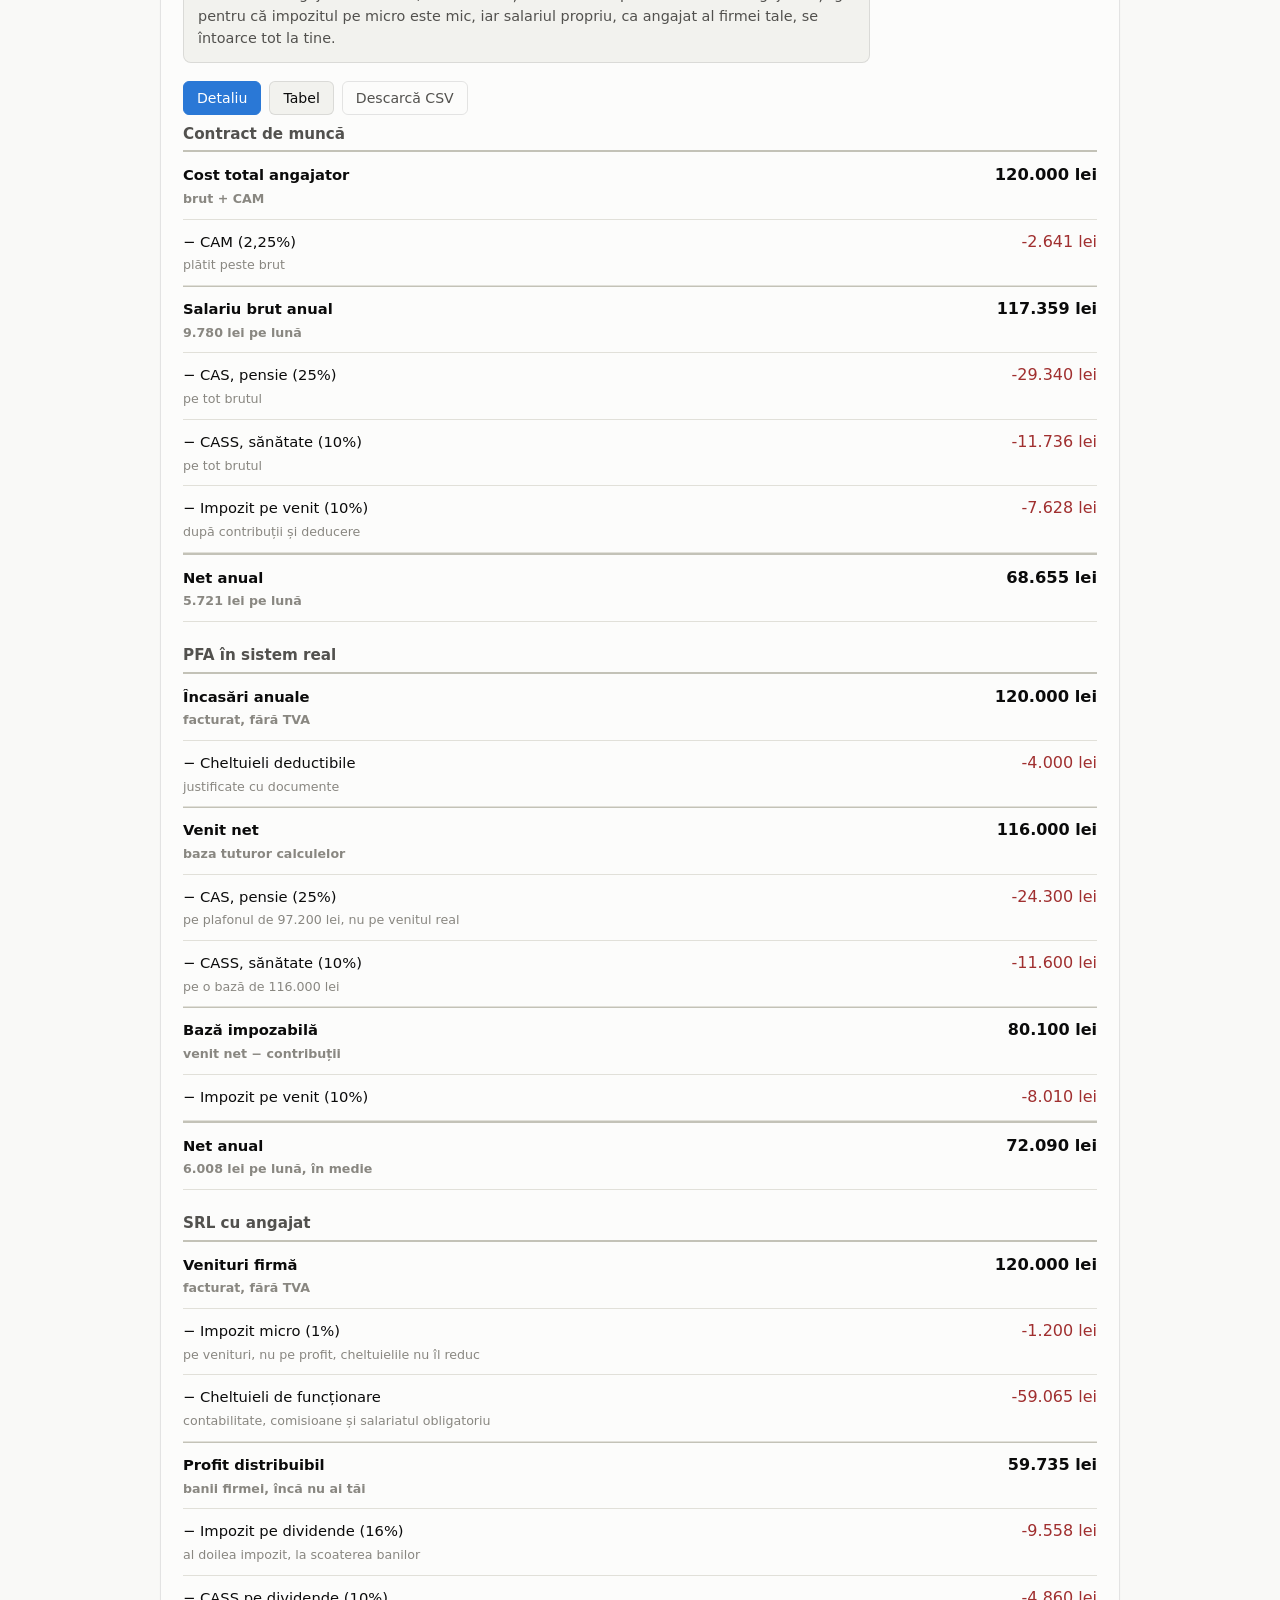
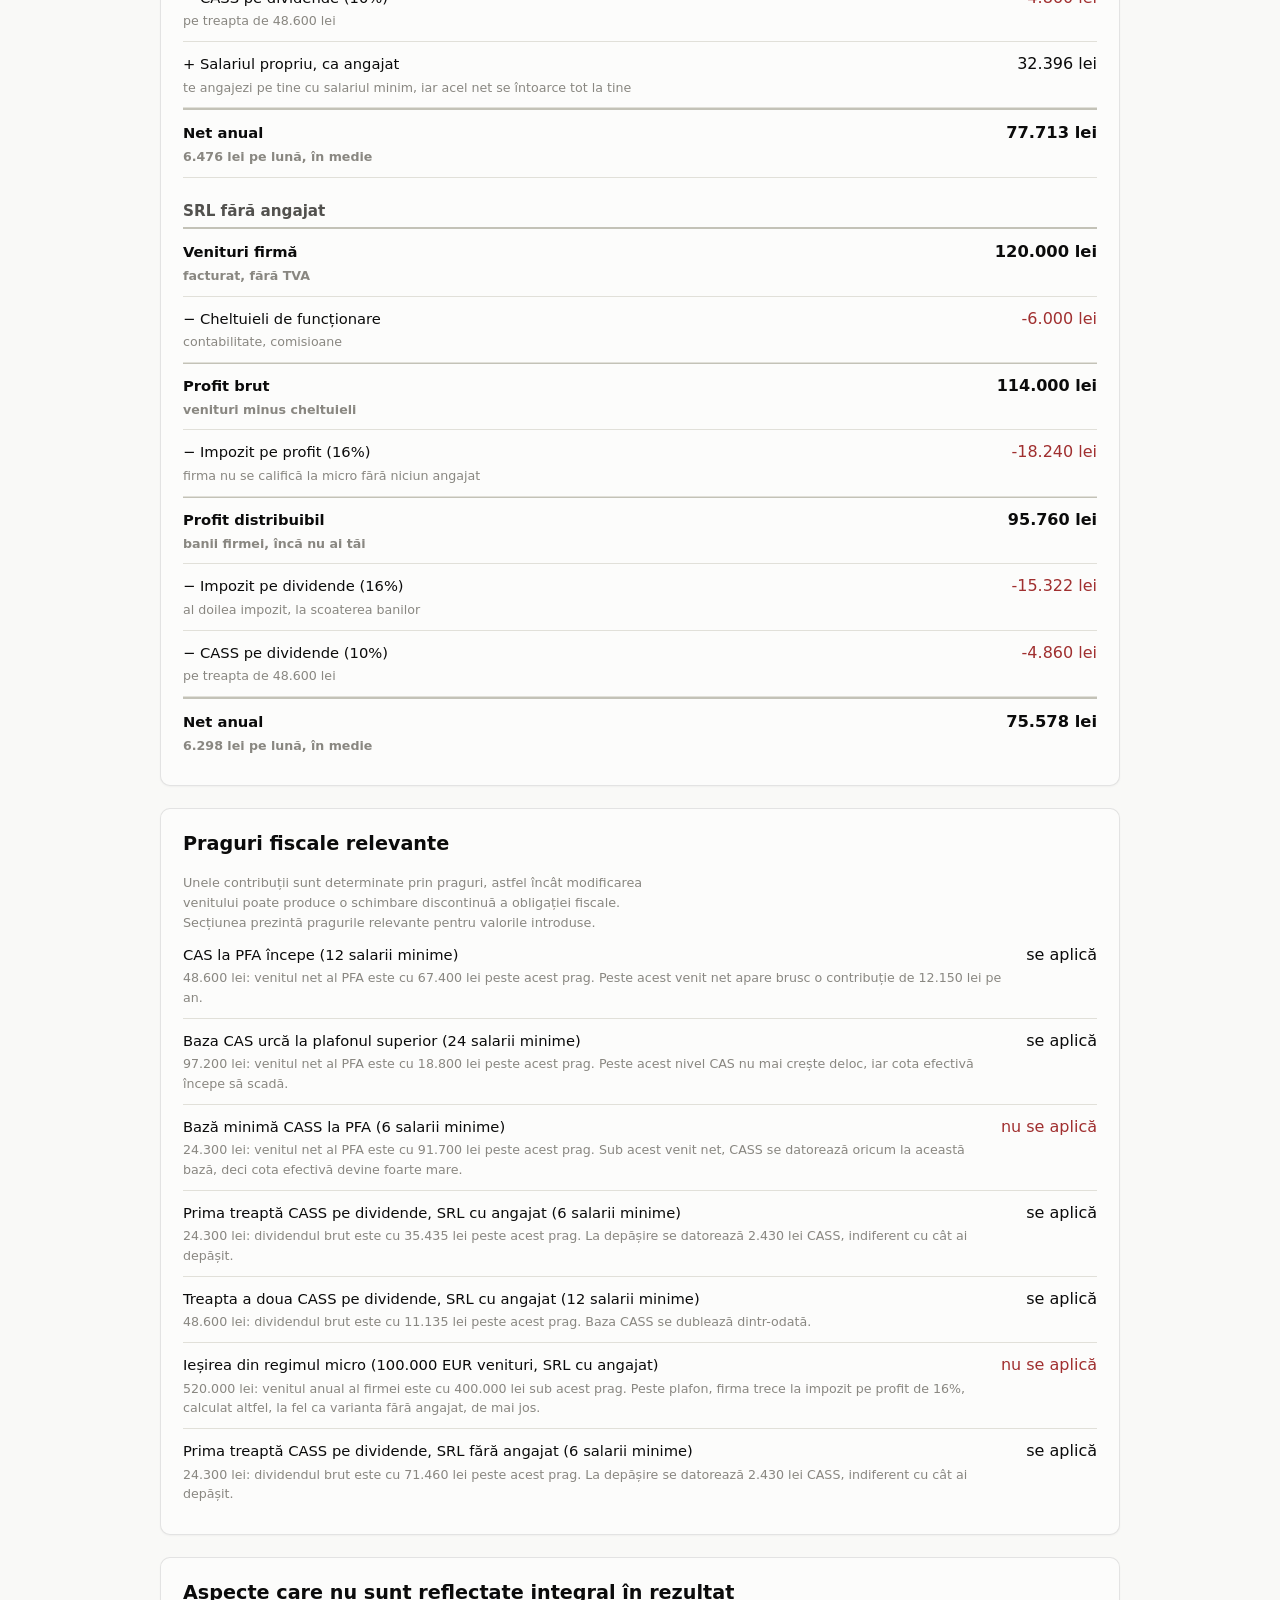
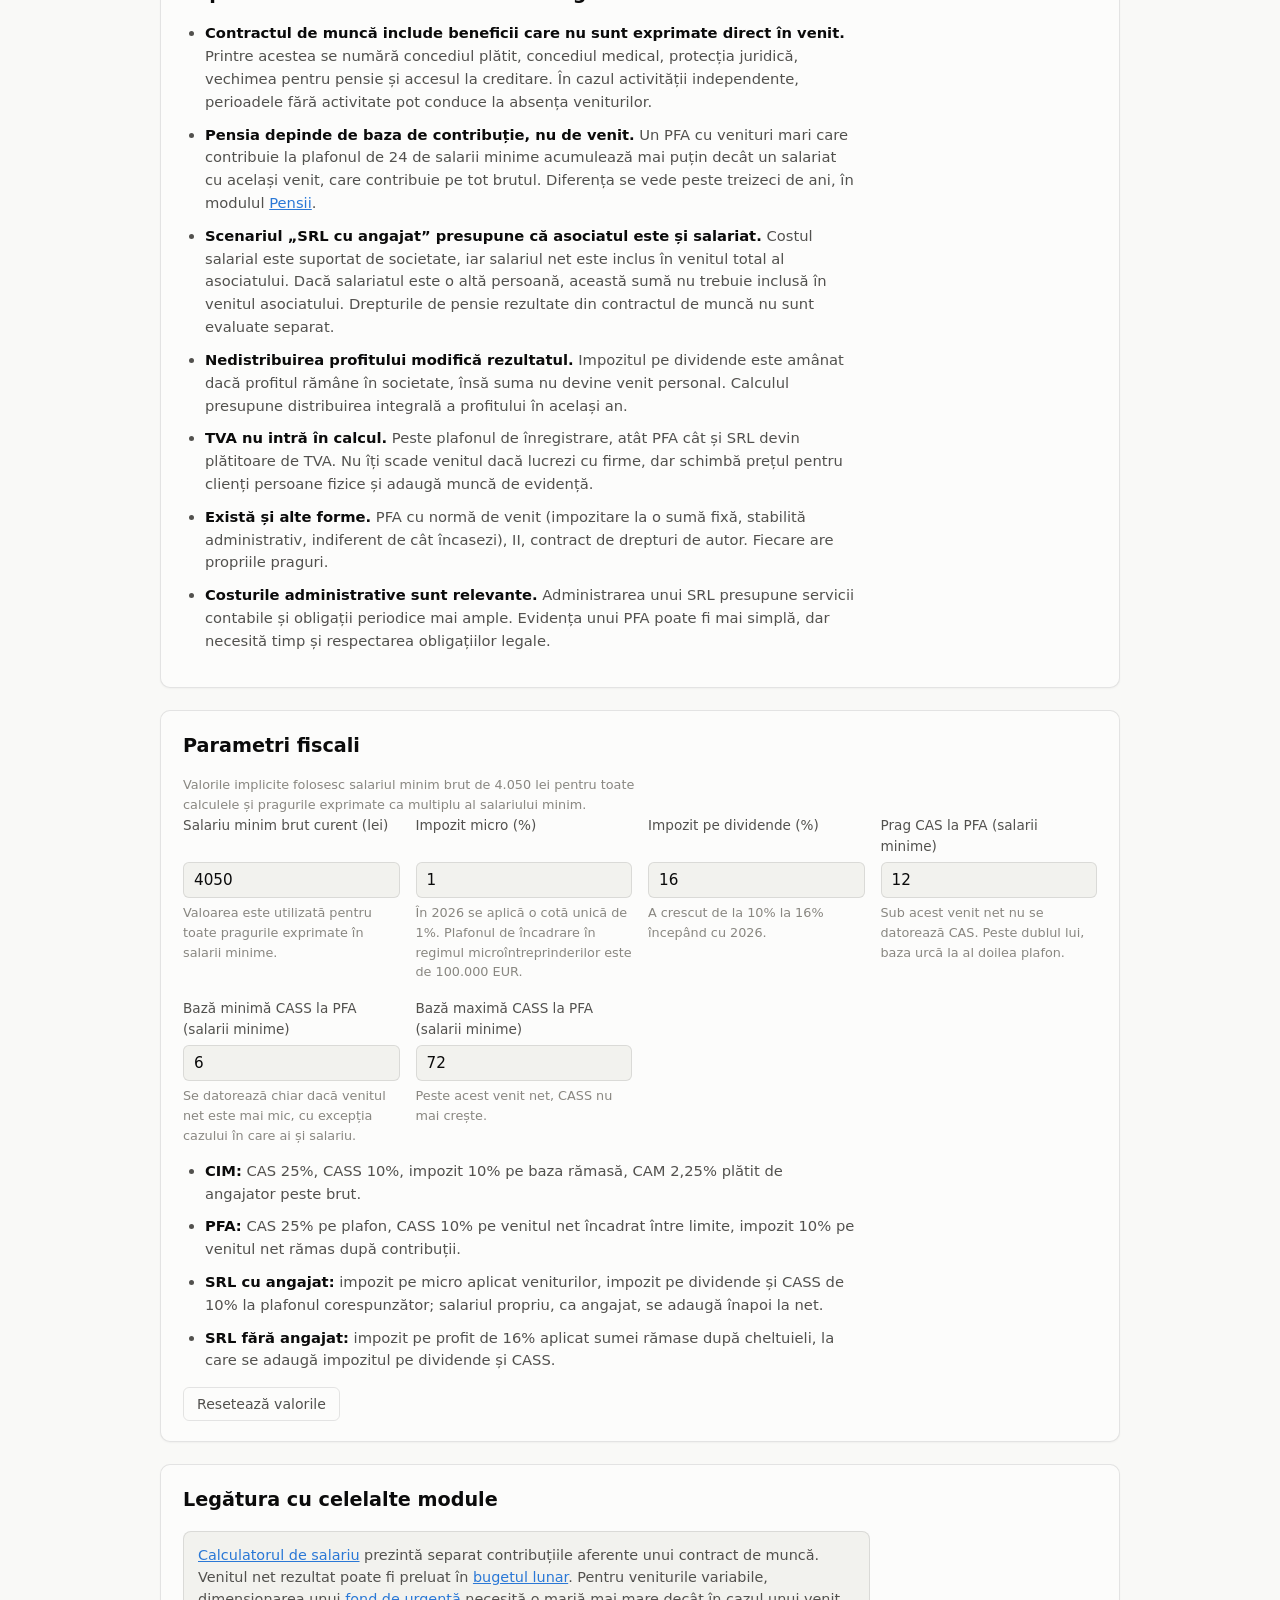
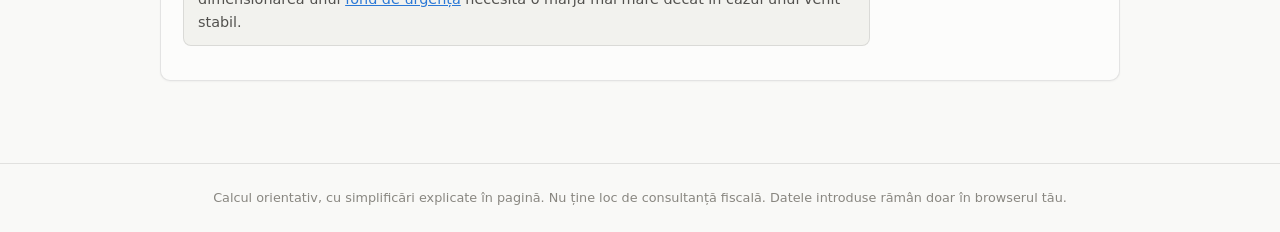
<file: forme-venit.html>
<!doctype html>
<html lang="ro">
<head>
  <meta charset="utf-8" />
  <meta name="viewport" content="width=device-width, initial-scale=1" />
  <title>Angajat, PFA sau SRL · Educație Financiară</title>
  <meta name="description" content="Comparația venitului net obținut prin contract de muncă, PFA în sistem real, SRL cu angajat și SRL fără angajat." />
  <link rel="stylesheet" href="css/style.css" />
  <link rel="manifest" href="manifest.json" />
  <meta name="theme-color" content="#2a78d6" />
</head>
<body>
  <a class="skip-link" href="#main">Sari la conținut</a>
  <header class="site-header">
    <nav class="site-nav" id="site-nav" aria-label="Navigație principală"></nav>
  </header>

  <main id="main">
    <h1>Angajat, PFA sau SRL</h1>
    <p class="subtitle">O comparație a venitului net obținut prin contract de muncă, PFA și SRL, pentru aceeași sumă plătită de client sau angajator.</p>

    <details class="explainer">
      <summary>De ce cotele fiscale nu pot fi comparate direct</summary>
      <p>Adunarea cotelor poate conduce la concluzii incorecte. În cazul unui PFA, procentele de 25%, 10% și 10% nu formează o cotă efectivă de 45%. În mod similar, procentele aplicabile unui SRL nu pot fi însumate direct, deoarece <strong>fiecare cotă are o bază de calcul diferită</strong>:</p>
      <ul>
        <li><strong>Contract de muncă (CIM).</strong> CAS și CASS se rețin din brut, iar impozitul de 10% se aplică pe ce rămâne după ele și după deducerea personală. Peste brut, angajatorul mai plătește CAM 2,25%. Compararea corectă pornește de la costul total al angajatorului, nu de la brut.</li>
        <li><strong>PFA în sistem real.</strong> Contribuțiile se calculează pe venitul net (încasări minus cheltuieli deductibile), nu pe încasări. CAS apare doar peste pragul de 12 salarii minime și se calculează la un plafon fix, nu la venitul real, deci la venituri mari cota efectivă scade. Impozitul de 10% se aplică după scăderea contribuțiilor.</li>
        <li><strong>SRL cu angajat, impozit pe veniturile microîntreprinderii.</strong> Cota se aplică veniturilor, nu profitului, astfel încât cheltuielile nu reduc acest impozit. Suma distribuită asociatului este supusă impozitului pe dividende și, în funcție de plafon, contribuției CASS. Modelul presupune că asociatul este și salariatul societății.</li>
        <li><strong>SRL fără angajat, impozit pe profit.</strong> Fără niciun salariat, firma nu se mai califică la micro și trece la impozitul pe profit de 16%, aplicat pe ce rămâne după cheltuieli, nu pe încasări. Dividendele și contribuția CASS sunt tratate în același mod ca în cazul anterior.</li>
      </ul>
      <p class="warn">Cotele, pragurile și plafoanele fiscale se pot modifica prin lege. Valorile din secțiunea „Parametri fiscali” trebuie verificate înaintea utilizării rezultatului într-o decizie financiară. Pentru situații individuale este recomandată consultarea unui specialist în fiscalitate.</p>
    </details>

    <div class="card">
      <h2>Datele utilizate în comparație</h2>
      <p class="field-hint">Baza comună de comparație este costul anual suportat de beneficiarul activității. Pentru contractul de muncă acesta reprezintă costul total al angajatorului, iar pentru PFA și SRL reprezintă valoarea facturată. Utilizarea aceleiași baze permite compararea consecventă a rezultatelor.</p>

      <div class="field-grid" style="margin-top:18px">
        <div class="field">
          <label for="suma">Suma anuală încasată (lei)</label>
          <input type="number" id="suma" min="0" max="10000000" step="5000" value="120000" inputmode="decimal" />
          <p class="field-hint" id="hint-lunar">—</p>
        </div>
        <div class="field">
          <label for="persoane">Persoane în întreținere</label>
          <select id="persoane">
            <option value="0" selected>Niciuna</option>
            <option value="1">1 persoană</option>
            <option value="2">2 persoane</option>
            <option value="3">3 persoane</option>
            <option value="4">4 sau mai multe</option>
          </select>
          <p class="field-hint">Numărul persoanelor aflate în întreținere poate influența deducerea personală aplicabilă unui contract de muncă.</p>
        </div>
        <div class="field">
          <label for="are-salariu">Ai și venituri salariale de cel puțin șase salarii minime pe an?</label>
          <select id="are-salariu">
            <option value="nu" selected>Nu</option>
            <option value="da">Da</option>
          </select>
          <p class="field-hint">Condiția influențează baza minimă CASS aplicabilă veniturilor din activități independente.</p>
        </div>
      </div>

      <h3 class="form-group-title">Costurile fiecărei forme</h3>
      <p class="field-hint">Cheltuielile deductibile și costurile administrative diferă între formele analizate și influențează direct venitul net rezultat.</p>
      <div class="field-grid" style="margin-top:14px">
        <div class="field">
          <label for="chelt-pfa">Cheltuieli PFA (lei/an)</label>
          <input type="number" id="chelt-pfa" min="0" max="5000000" step="500" value="4000" />
          <p class="field-hint">Contabilitate, echipamente, abonamente, toate justificate cu documente.</p>
        </div>
        <div class="field">
          <label for="chelt-srl">Cheltuieli de funcționare SRL (lei/an)</label>
          <input type="number" id="chelt-srl" min="0" max="5000000" step="500" value="6000" />
          <p class="field-hint">Pot fi incluse costurile de contabilitate, comisioanele bancare și alte cheltuieli deductibile comune ambelor variante de SRL.</p>
        </div>
        <div class="field">
          <label for="cost-angajat">Salariatul obligatoriu SRL (lei/an)</label>
          <input type="number" id="cost-angajat" min="0" max="5000000" step="1000" value="53065" />
          <p class="field-hint">Costul anual al unui salariat remunerat cu salariul minim. În scenariul analizat, asociatul este și salariat, iar salariul net este inclus în venitul său total.</p>
        </div>
      </div>
    </div>

    <div class="card">
      <h2>Venitul net anual estimat</h2>
      <div class="stat-row">
        <div class="stat-tile">
          <div class="label">Contract de muncă</div>
          <div class="value" id="stat-cim">—</div>
          <div class="label" style="margin-top:4px" id="stat-cim-pct"></div>
        </div>
        <div class="stat-tile">
          <div class="label">PFA în sistem real</div>
          <div class="value" id="stat-pfa">—</div>
          <div class="label" style="margin-top:4px" id="stat-pfa-pct"></div>
        </div>
        <div class="stat-tile">
          <div class="label">SRL cu angajat</div>
          <div class="value" id="stat-srlAngajat">—</div>
          <div class="label" style="margin-top:4px" id="stat-srlAngajat-pct"></div>
        </div>
        <div class="stat-tile">
          <div class="label">SRL fără angajat</div>
          <div class="value" id="stat-srlFaraAngajat">—</div>
          <div class="label" style="margin-top:4px" id="stat-srlFaraAngajat-pct"></div>
        </div>
        <div class="stat-tile">
          <div class="label">Diferența maximă</div>
          <div class="value" id="stat-diferenta">—</div>
          <div class="label" style="margin-top:4px">între valoarea maximă și valoarea minimă</div>
        </div>
      </div>

      <h3>Structura costului anual analizat</h3>
      <div class="bar-chart-wrap">
        <div id="forme-bars"></div>
        <div class="legend" id="forme-legend"></div>
      </div>

      <p id="insight" class="insight"></p>

      <div class="view-toggle" role="group" aria-label="Mod de afișare">
        <button id="btn-view-chart" class="primary" type="button">Detaliu</button>
        <button id="btn-view-table" type="button">Tabel</button>
        <button id="btn-export-csv" type="button" class="ghost">Descarcă CSV</button>
      </div>

      <div id="chart-view">
        <div id="breakdown"></div>
      </div>

      <div id="table-view" class="hidden table-scroll">
        <table class="data-table">
          <caption class="sr-only">Comparația celor patru forme de organizare</caption>
          <thead>
            <tr>
              <th scope="col">Element</th>
              <th scope="col">Contract de muncă</th>
              <th scope="col">PFA</th>
              <th scope="col">SRL cu angajat</th>
              <th scope="col">SRL fără angajat</th>
            </tr>
          </thead>
          <tbody id="table-body"></tbody>
        </table>
      </div>
    </div>

    <div class="card">
      <h2>Praguri fiscale relevante</h2>
      <p class="field-hint">Unele contribuții sunt determinate prin praguri, astfel încât modificarea venitului poate produce o schimbare discontinuă a obligației fiscale. Secțiunea prezintă pragurile relevante pentru valorile introduse.</p>
      <div id="praguri"></div>
    </div>

    <div class="card">
      <h2>Aspecte care nu sunt reflectate integral în rezultat</h2>
      <ul class="notes-list">
        <li><strong>Contractul de muncă include beneficii care nu sunt exprimate direct în venit.</strong> Printre acestea se numără concediul plătit, concediul medical, protecția juridică, vechimea pentru pensie și accesul la creditare. În cazul activității independente, perioadele fără activitate pot conduce la absența veniturilor.</li>
        <li><strong>Pensia depinde de baza de contribuție, nu de venit.</strong> Un PFA cu venituri mari care contribuie la plafonul de 24 de salarii minime acumulează mai puțin decât un salariat cu același venit, care contribuie pe tot brutul. Diferența se vede peste treizeci de ani, în modulul <a href="pensii.html">Pensii</a>.</li>
        <li><strong>Scenariul „SRL cu angajat” presupune că asociatul este și salariat.</strong> Costul salarial este suportat de societate, iar salariul net este inclus în venitul total al asociatului. Dacă salariatul este o altă persoană, această sumă nu trebuie inclusă în venitul asociatului. Drepturile de pensie rezultate din contractul de muncă nu sunt evaluate separat.</li>
        <li><strong>Nedistribuirea profitului modifică rezultatul.</strong> Impozitul pe dividende este amânat dacă profitul rămâne în societate, însă suma nu devine venit personal. Calculul presupune distribuirea integrală a profitului în același an.</li>
        <li><strong>TVA nu intră în calcul.</strong> Peste plafonul de înregistrare, atât PFA cât și SRL devin plătitoare de TVA. Nu îți scade venitul dacă lucrezi cu firme, dar schimbă prețul pentru clienți persoane fizice și adaugă muncă de evidență.</li>
        <li><strong>Există și alte forme.</strong> PFA cu normă de venit (impozitare la o sumă fixă, stabilită administrativ, indiferent de cât încasezi), II, contract de drepturi de autor. Fiecare are propriile praguri.</li>
        <li><strong>Costurile administrative sunt relevante.</strong> Administrarea unui SRL presupune servicii contabile și obligații periodice mai ample. Evidența unui PFA poate fi mai simplă, dar necesită timp și respectarea obligațiilor legale.</li>
      </ul>
    </div>

    <div class="card">
      <h2>Parametri fiscali</h2>
      <p class="field-hint" id="param-an">Valorile implicite folosesc salariul minim brut de 4.050 lei pentru toate calculele și pragurile exprimate ca multiplu al salariului minim.</p>
      <div class="field-grid">
        <div class="field">
          <label for="salariu-minim">Salariu minim brut curent (lei)</label>
          <input type="number" id="salariu-minim" min="0" max="20000" step="25" value="4050" />
          <p class="field-hint">Valoarea este utilizată pentru toate pragurile exprimate în salarii minime.</p>
        </div>
        <div class="field">
          <label for="cota-micro">Impozit micro (%)</label>
          <input type="number" id="cota-micro" min="0" max="20" step="0.5" value="1" />
          <p class="field-hint">În 2026 se aplică o cotă unică de 1%. Plafonul de încadrare în regimul microîntreprinderilor este de 100.000 EUR.</p>
        </div>
        <div class="field">
          <label for="cota-dividende">Impozit pe dividende (%)</label>
          <input type="number" id="cota-dividende" min="0" max="50" step="1" value="16" />
          <p class="field-hint">A crescut de la 10% la 16% începând cu 2026.</p>
        </div>
        <div class="field">
          <label for="prag-cas">Prag CAS la PFA (salarii minime)</label>
          <input type="number" id="prag-cas" min="0" max="60" step="1" value="12" />
          <p class="field-hint">Sub acest venit net nu se datorează CAS. Peste dublul lui, baza urcă la al doilea plafon.</p>
        </div>
        <div class="field">
          <label for="cass-min">Bază minimă CASS la PFA (salarii minime)</label>
          <input type="number" id="cass-min" min="0" max="60" step="1" value="6" />
          <p class="field-hint">Se datorează chiar dacă venitul net este mai mic, cu excepția cazului în care ai și salariu.</p>
        </div>
        <div class="field">
          <label for="cass-max">Bază maximă CASS la PFA (salarii minime)</label>
          <input type="number" id="cass-max" min="1" max="200" step="1" value="72" />
          <p class="field-hint">Peste acest venit net, CASS nu mai crește.</p>
        </div>
      </div>
      <ul class="notes-list" style="margin-top:14px">
        <li><strong>CIM:</strong> CAS 25%, CASS 10%, impozit 10% pe baza rămasă, CAM 2,25% plătit de angajator peste brut.</li>
        <li><strong>PFA:</strong> CAS 25% pe plafon, CASS 10% pe venitul net încadrat între limite, impozit 10% pe venitul net rămas după contribuții.</li>
        <li><strong>SRL cu angajat:</strong> impozit pe micro aplicat veniturilor, impozit pe dividende și CASS de 10% la plafonul corespunzător; salariul propriu, ca angajat, se adaugă înapoi la net.</li>
        <li><strong>SRL fără angajat:</strong> impozit pe profit de 16% aplicat sumei rămase după cheltuieli, la care se adaugă impozitul pe dividende și CASS.</li>
      </ul>
      <div class="button-row">
        <button id="btn-reset" type="button" class="ghost">Resetează valorile</button>
      </div>
    </div>

    <div class="card">
      <h2>Legătura cu celelalte module</h2>
      <p class="insight"><a href="salariu.html">Calculatorul de salariu</a> prezintă separat contribuțiile aferente unui contract de muncă. Venitul net rezultat poate fi preluat în <a href="buget.html">bugetul lunar</a>. Pentru veniturile variabile, dimensionarea unui <a href="obiective.html">fond de urgență</a> necesită o marjă mai mare decât în cazul unui venit stabil.</p>
    </div>
  </main>

  <div id="tooltip" class="chart-tooltip" role="status" aria-live="polite"></div>

  <footer class="site-footer">
    <p>Calcul orientativ, cu simplificări explicate în pagină. Nu ține loc de consultanță fiscală. Datele introduse rămân doar în browserul tău.</p>
  </footer>

  <script src="js/common.js"></script>
  <script src="js/store.js"></script>
  <script src="js/finance.js"></script>
  <script src="js/forme-venit.js"></script>
  <script>renderNav("forme-venit.html");</script>
  <script data-goatcounter="https://codrutapps.goatcounter.com/count" async src="//gc.zgo.at/count.js"></script>
</body>
</html>
</file>
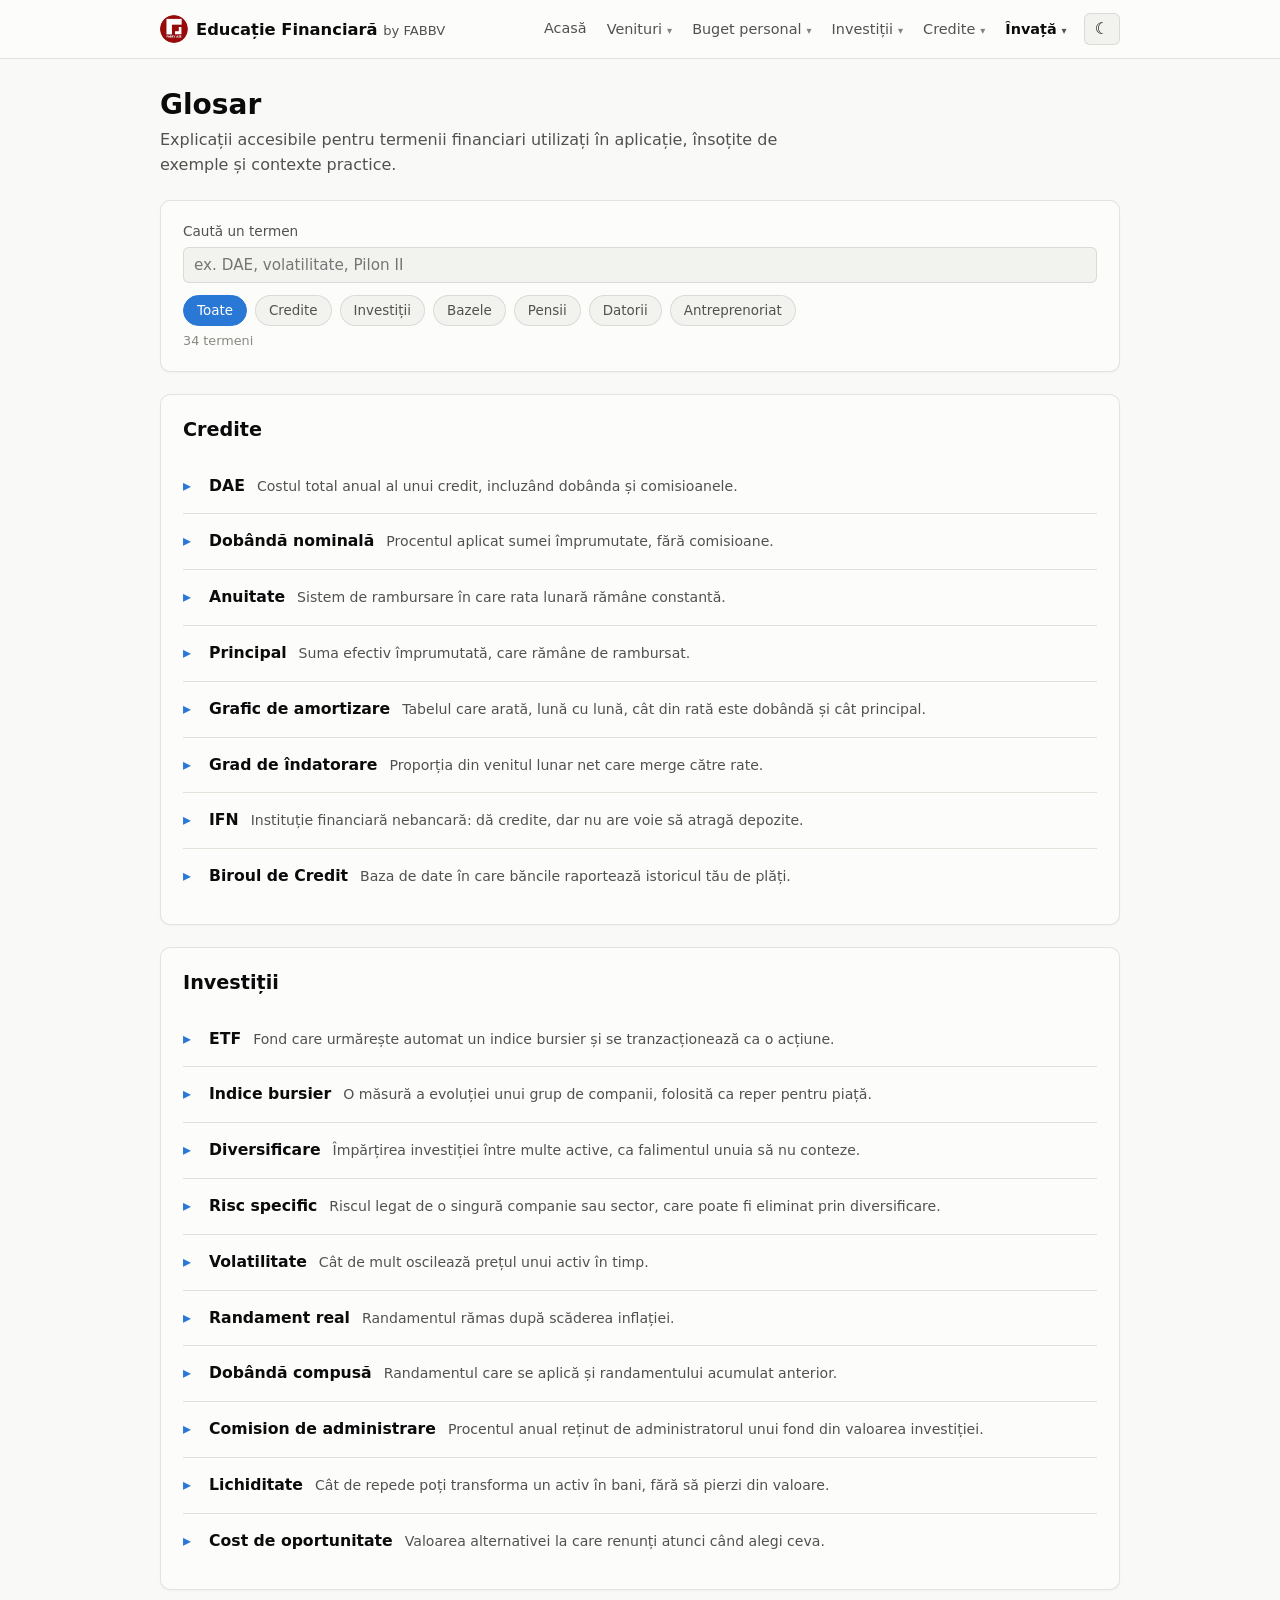
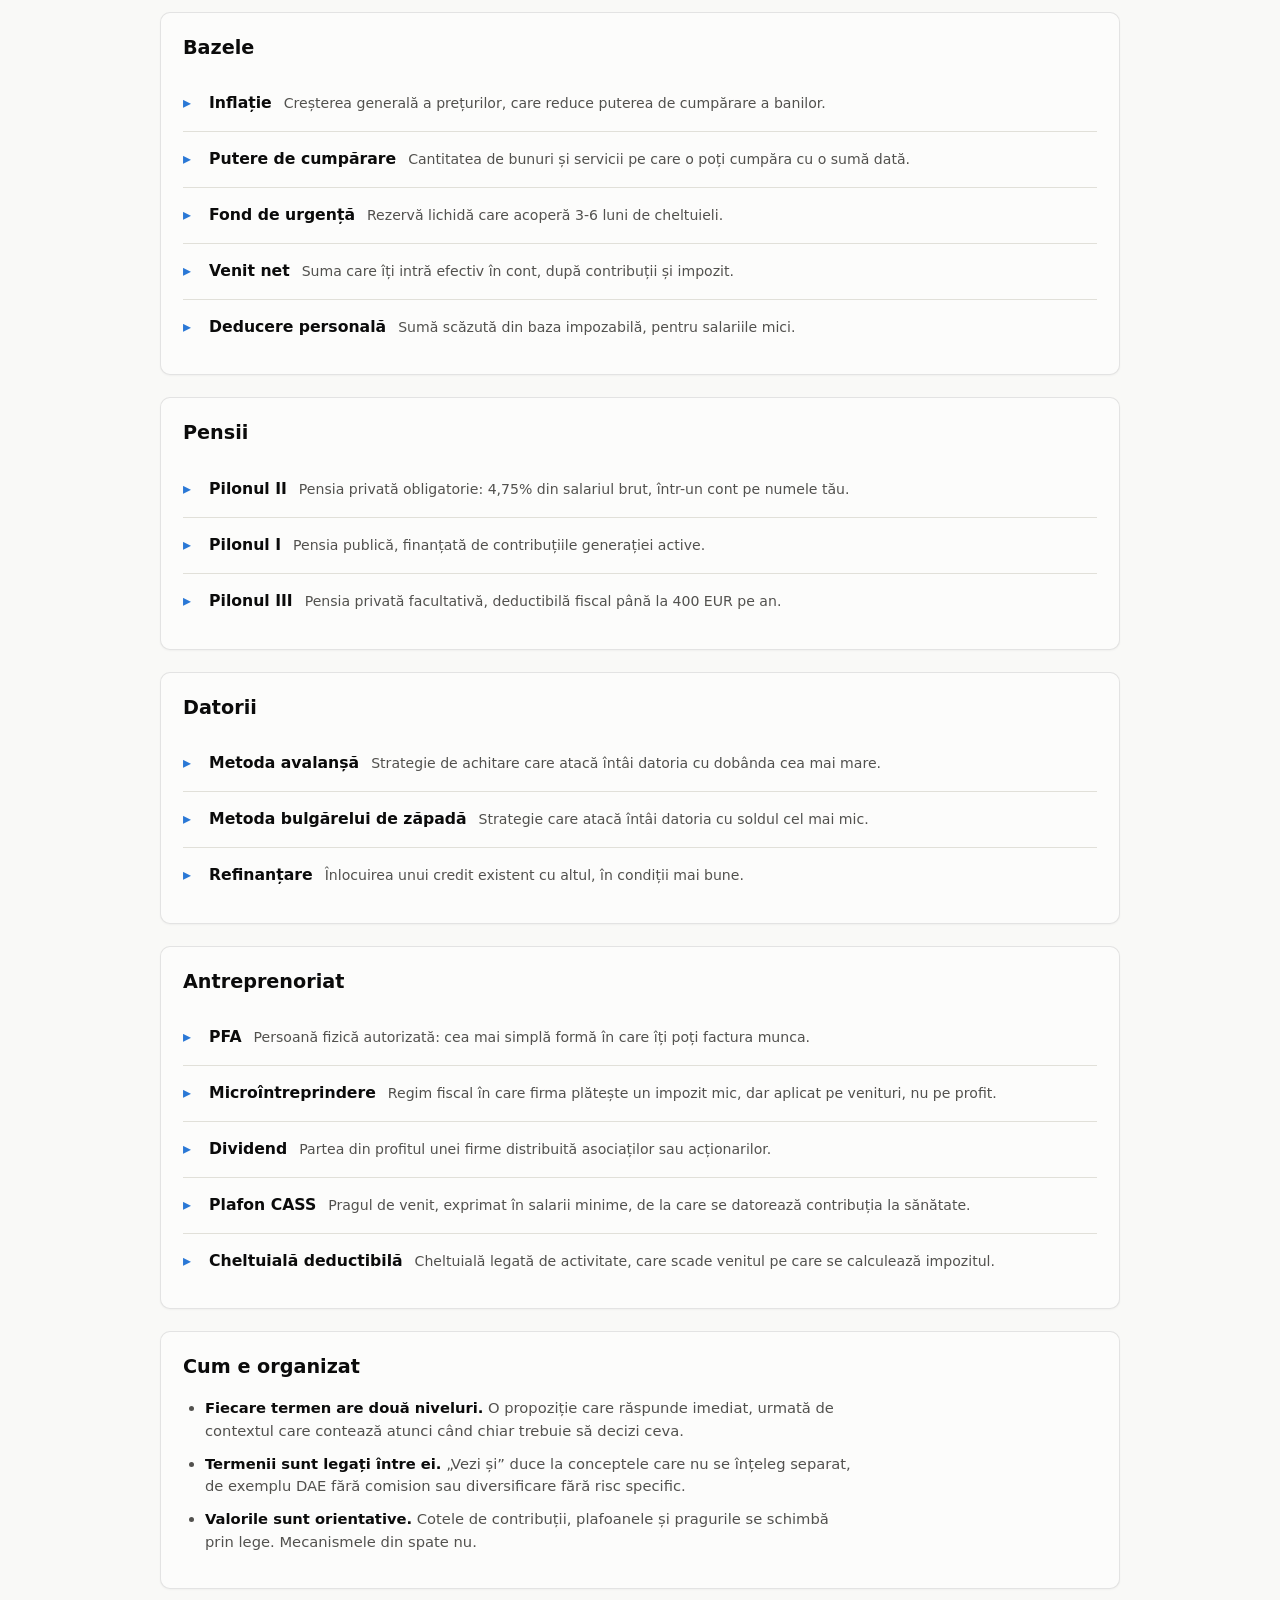
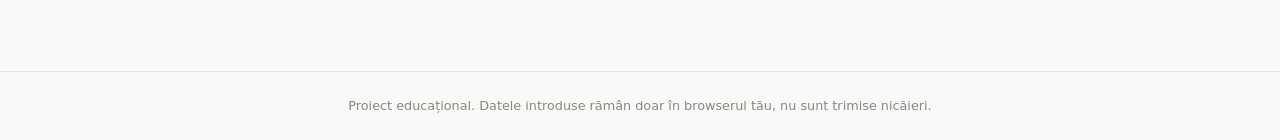
<file: glosar.html>
<!doctype html>
<html lang="ro">
<head>
  <meta charset="utf-8" />
  <meta name="viewport" content="width=device-width, initial-scale=1" />
  <title>Glosar · Educație Financiară</title>
  <meta name="description" content="Termenii financiari care apar în aplicație, explicați pe scurt și în context: DAE, ETF, volatilitate, randament real, piloni de pensie." />
  <link rel="stylesheet" href="css/style.css" />
  <link rel="manifest" href="manifest.json" />
  <meta name="theme-color" content="#2a78d6" />
</head>
<body>
  <a class="skip-link" href="#main">Sari la conținut</a>
  <header class="site-header">
    <nav class="site-nav" id="site-nav" aria-label="Navigație principală"></nav>
  </header>

  <main id="main">
    <h1>Glosar</h1>
    <p class="subtitle">Explicații accesibile pentru termenii financiari utilizați în aplicație, însoțite de exemple și contexte practice.</p>

    <div class="card">
      <div class="field">
        <label for="cauta">Caută un termen</label>
        <input type="text" id="cauta" placeholder="ex. DAE, volatilitate, Pilon II" autocomplete="off" />
      </div>
      <div class="chip-row" id="filtre" role="group" aria-label="Filtrează pe categorii"></div>
      <p class="field-hint" id="rezultate-info" aria-live="polite"></p>
    </div>

    <div id="glosar-mount"></div>

    <div class="card">
      <h2>Cum e organizat</h2>
      <ul class="notes-list">
        <li><strong>Fiecare termen are două niveluri.</strong> O propoziție care răspunde imediat, urmată de contextul care contează atunci când chiar trebuie să decizi ceva.</li>
        <li><strong>Termenii sunt legați între ei.</strong> „Vezi și” duce la conceptele care nu se înțeleg separat, de exemplu DAE fără comision sau diversificare fără risc specific.</li>
        <li><strong>Valorile sunt orientative.</strong> Cotele de contribuții, plafoanele și pragurile se schimbă prin lege. Mecanismele din spate nu.</li>
      </ul>
    </div>
  </main>

  <footer class="site-footer">
    <p>Proiect educațional. Datele introduse rămân doar în browserul tău, nu sunt trimise nicăieri.</p>
  </footer>

  <script src="js/common.js"></script>
  <script src="js/glosar-data.js"></script>
  <script src="js/glosar.js"></script>
  <script>renderNav("glosar.html");</script>
  <script data-goatcounter="https://codrutapps.goatcounter.com/count" async src="//gc.zgo.at/count.js"></script>
</body>
</html>
</file>
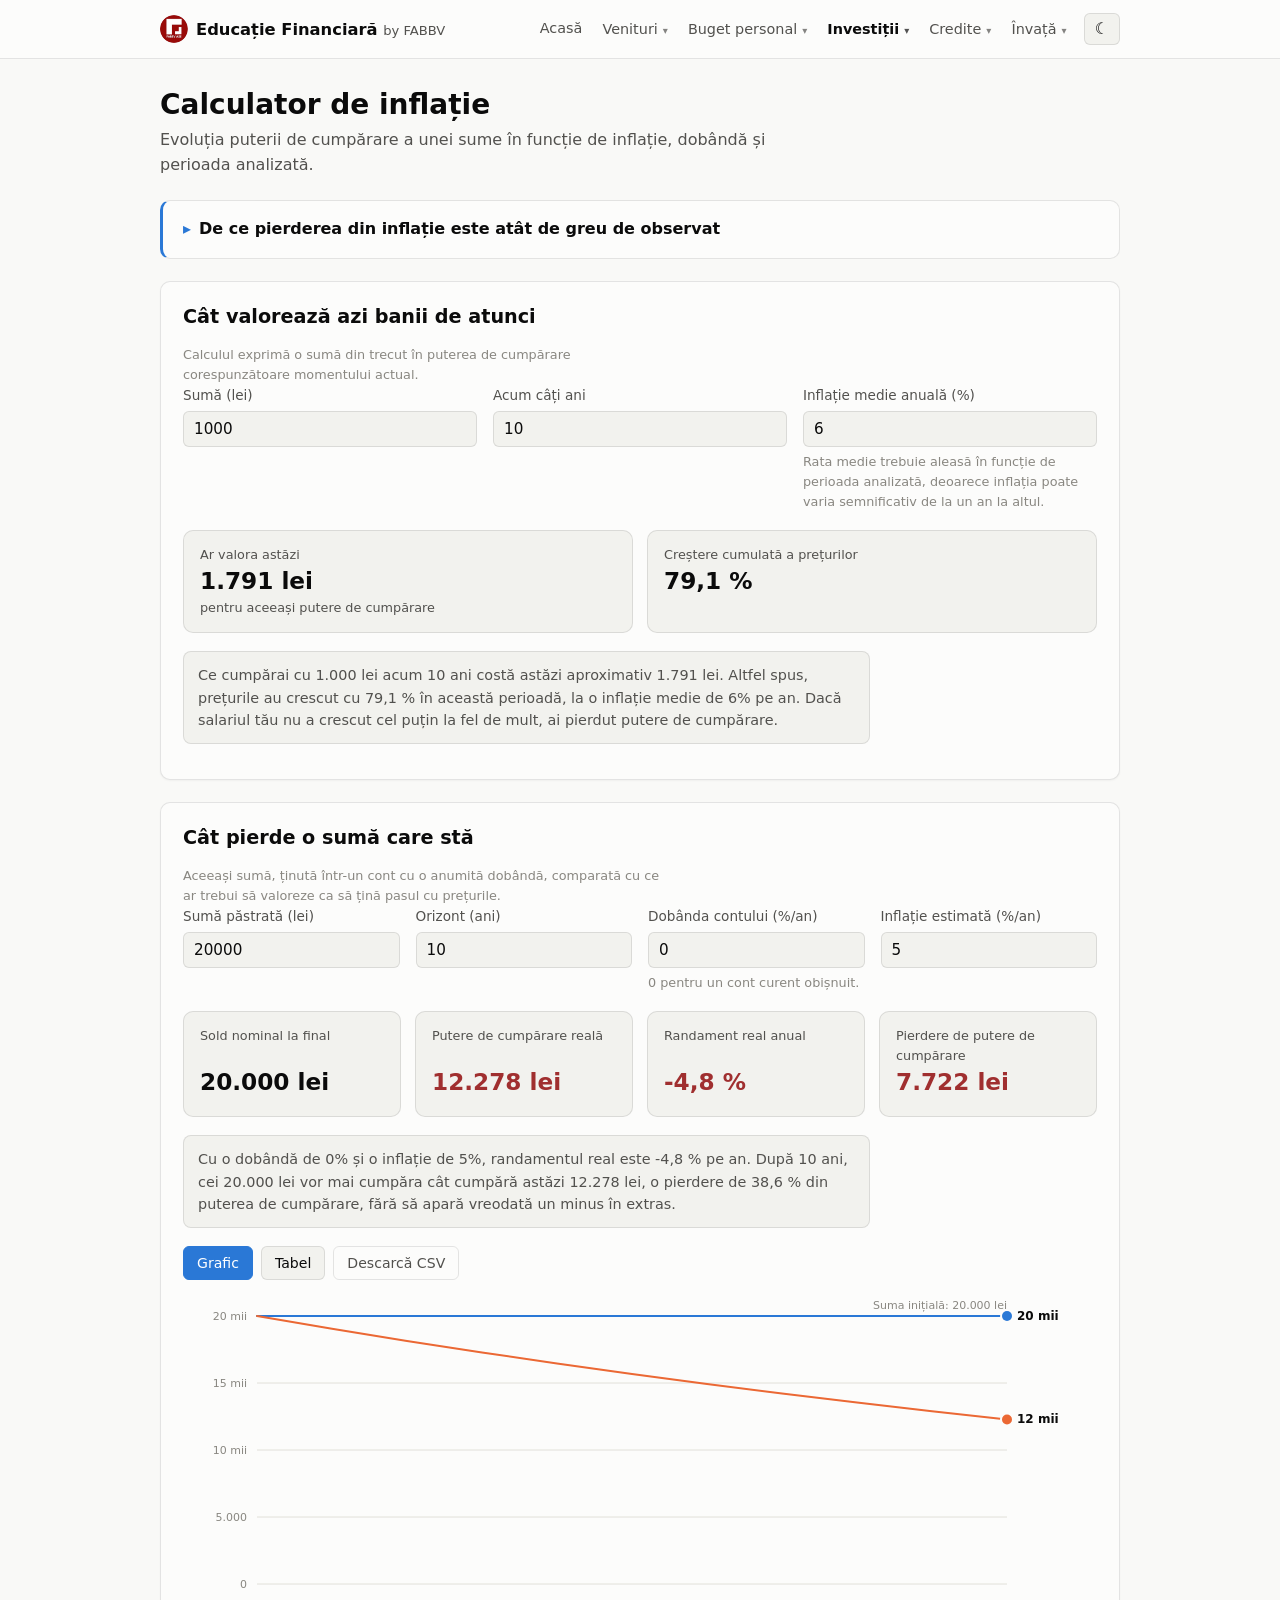
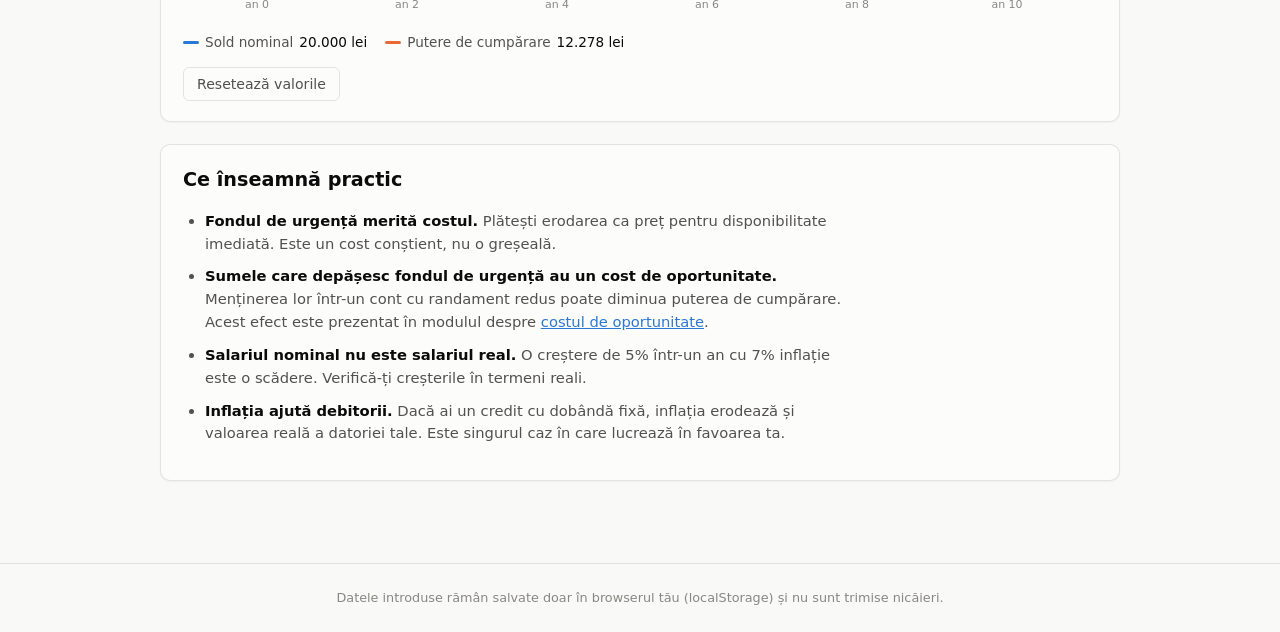
<file: inflatie.html>
<!doctype html>
<html lang="ro">
<head>
  <meta charset="utf-8" />
  <meta name="viewport" content="width=device-width, initial-scale=1" />
  <title>Inflație · Educație Financiară</title>
  <meta name="description" content="Calculul puterii de cumpărare a unei sume și al efectului produs de inflație în timp." />
  <link rel="stylesheet" href="css/style.css" />
  <link rel="manifest" href="manifest.json" />
  <meta name="theme-color" content="#2a78d6" />
</head>
<body>
  <a class="skip-link" href="#main">Sari la conținut</a>
  <header class="site-header">
    <nav class="site-nav" id="site-nav" aria-label="Navigație principală"></nav>
  </header>

  <main id="main">
    <h1>Calculator de inflație</h1>
    <p class="subtitle">Evoluția puterii de cumpărare a unei sume în funcție de inflație, dobândă și perioada analizată.</p>

    <details class="explainer">
      <summary>De ce pierderea din inflație este atât de greu de observat</summary>
      <p>Orice altă pierdere financiară produce o urmă: un comision reținut, o tranzacție, un minus în extras. Inflația nu produce niciuna. Soldul de 10.000 lei rămâne 10.000 lei și anul viitor, și peste zece ani.</p>
      <p>Ce se schimbă este ce poți face cu ei. La o inflație medie de 5% pe an, după zece ani aceiași 10.000 lei cumpără cât cumpărau aproximativ 6.100 lei la început. Ai pierdut 39% fără să vezi vreodată o valoare negativă.</p>
      <p>Consecința practică: <strong>ceea ce contează nu este randamentul nominal, ci cel real</strong>, adică randamentul minus inflația. Un depozit cu 6% dobândă într-un an cu 8% inflație pierde putere de cumpărare, deși soldul crește.</p>
    </details>

    <div class="card">
      <h2>Cât valorează azi banii de atunci</h2>
      <p class="field-hint">Calculul exprimă o sumă din trecut în puterea de cumpărare corespunzătoare momentului actual.</p>
      <div class="field-grid">
        <div class="field">
          <label for="suma-trecut">Sumă (lei)</label>
          <input type="number" id="suma-trecut" min="0" max="100000000" step="100" value="1000" inputmode="decimal" />
        </div>
        <div class="field">
          <label for="ani-trecut">Acum câți ani</label>
          <input type="number" id="ani-trecut" min="1" max="40" step="1" value="10" />
        </div>
        <div class="field">
          <label for="inflatie-trecut">Inflație medie anuală (%)</label>
          <input type="number" id="inflatie-trecut" min="0" max="50" step="0.1" value="6" />
          <p class="field-hint">Rata medie trebuie aleasă în funcție de perioada analizată, deoarece inflația poate varia semnificativ de la un an la altul.</p>
        </div>
      </div>

      <div class="stat-row">
        <div class="stat-tile">
          <div class="label">Ar valora astăzi</div>
          <div class="value" id="stat-echivalent">—</div>
          <div class="label" style="margin-top:4px">pentru aceeași putere de cumpărare</div>
        </div>
        <div class="stat-tile">
          <div class="label">Creștere cumulată a prețurilor</div>
          <div class="value" id="stat-crestere">—</div>
        </div>
      </div>
      <p id="insight-trecut" class="insight"></p>
    </div>

    <div class="card">
      <h2>Cât pierde o sumă care stă</h2>
      <p class="field-hint">Aceeași sumă, ținută într-un cont cu o anumită dobândă, comparată cu ce ar trebui să valoreze ca să țină pasul cu prețurile.</p>
      <div class="field-grid">
        <div class="field">
          <label for="suma-viitor">Sumă păstrată (lei)</label>
          <input type="number" id="suma-viitor" min="0" max="100000000" step="1000" value="20000" inputmode="decimal" />
        </div>
        <div class="field">
          <label for="ani-viitor">Orizont (ani)</label>
          <input type="number" id="ani-viitor" min="1" max="40" step="1" value="10" />
        </div>
        <div class="field">
          <label for="dobanda-cont">Dobânda contului (%/an)</label>
          <input type="number" id="dobanda-cont" min="0" max="30" step="0.1" value="0" />
          <p class="field-hint">0 pentru un cont curent obișnuit.</p>
        </div>
        <div class="field">
          <label for="inflatie-viitor">Inflație estimată (%/an)</label>
          <input type="number" id="inflatie-viitor" min="0" max="50" step="0.1" value="5" />
        </div>
      </div>

      <div class="stat-row">
        <div class="stat-tile">
          <div class="label">Sold nominal la final</div>
          <div class="value" id="stat-nominal">—</div>
        </div>
        <div class="stat-tile">
          <div class="label">Putere de cumpărare reală</div>
          <div class="value" id="stat-real">—</div>
        </div>
        <div class="stat-tile">
          <div class="label">Randament real anual</div>
          <div class="value" id="stat-real-anual">—</div>
        </div>
        <div class="stat-tile">
          <div class="label">Pierdere de putere de cumpărare</div>
          <div class="value" id="stat-pierdere">—</div>
        </div>
      </div>

      <p id="insight-viitor" class="insight"></p>

      <div class="view-toggle" role="group" aria-label="Mod de afișare">
        <button id="btn-view-chart" class="primary" type="button">Grafic</button>
        <button id="btn-view-table" type="button">Tabel</button>
        <button id="btn-export-csv" type="button" class="ghost">Descarcă CSV</button>
      </div>

      <div id="chart-view" class="line-chart-wrap">
        <div id="chart"></div>
        <div class="legend" id="legend"></div>
      </div>

      <div id="table-view" class="hidden table-scroll">
        <table class="data-table">
          <caption class="sr-only">Evoluția nominală și reală, an cu an</caption>
          <thead>
            <tr><th scope="col">An</th><th scope="col">Sold nominal</th><th scope="col">Putere de cumpărare</th><th scope="col">Pierdere</th></tr>
          </thead>
          <tbody id="table-body"></tbody>
        </table>
      </div>

      <div class="button-row">
        <button id="btn-reset" type="button" class="ghost">Resetează valorile</button>
      </div>
    </div>

    <div class="card">
      <h2>Ce înseamnă practic</h2>
      <ul class="notes-list">
        <li><strong>Fondul de urgență merită costul.</strong> Plătești erodarea ca preț pentru disponibilitate imediată. Este un cost conștient, nu o greșeală.</li>
        <li><strong>Sumele care depășesc fondul de urgență au un cost de oportunitate.</strong> Menținerea lor într-un cont cu randament redus poate diminua puterea de cumpărare. Acest efect este prezentat în modulul despre <a href="oportunitate.html">costul de oportunitate</a>.</li>
        <li><strong>Salariul nominal nu este salariul real.</strong> O creștere de 5% într-un an cu 7% inflație este o scădere. Verifică-ți creșterile în termeni reali.</li>
        <li><strong>Inflația ajută debitorii.</strong> Dacă ai un credit cu dobândă fixă, inflația erodează și valoarea reală a datoriei tale. Este singurul caz în care lucrează în favoarea ta.</li>
      </ul>
    </div>
  </main>

  <div id="tooltip" class="chart-tooltip" role="status" aria-live="polite"></div>

  <footer class="site-footer">
    <p>Datele introduse rămân salvate doar în browserul tău (localStorage) și nu sunt trimise nicăieri.</p>
  </footer>

  <script src="js/common.js"></script>
  <script src="js/finance.js"></script>
  <script src="js/linechart.js"></script>
  <script src="js/inflatie.js"></script>
  <script>renderNav("inflatie.html");</script>
  <script data-goatcounter="https://codrutapps.goatcounter.com/count" async src="//gc.zgo.at/count.js"></script>
</body>
</html>
</file>
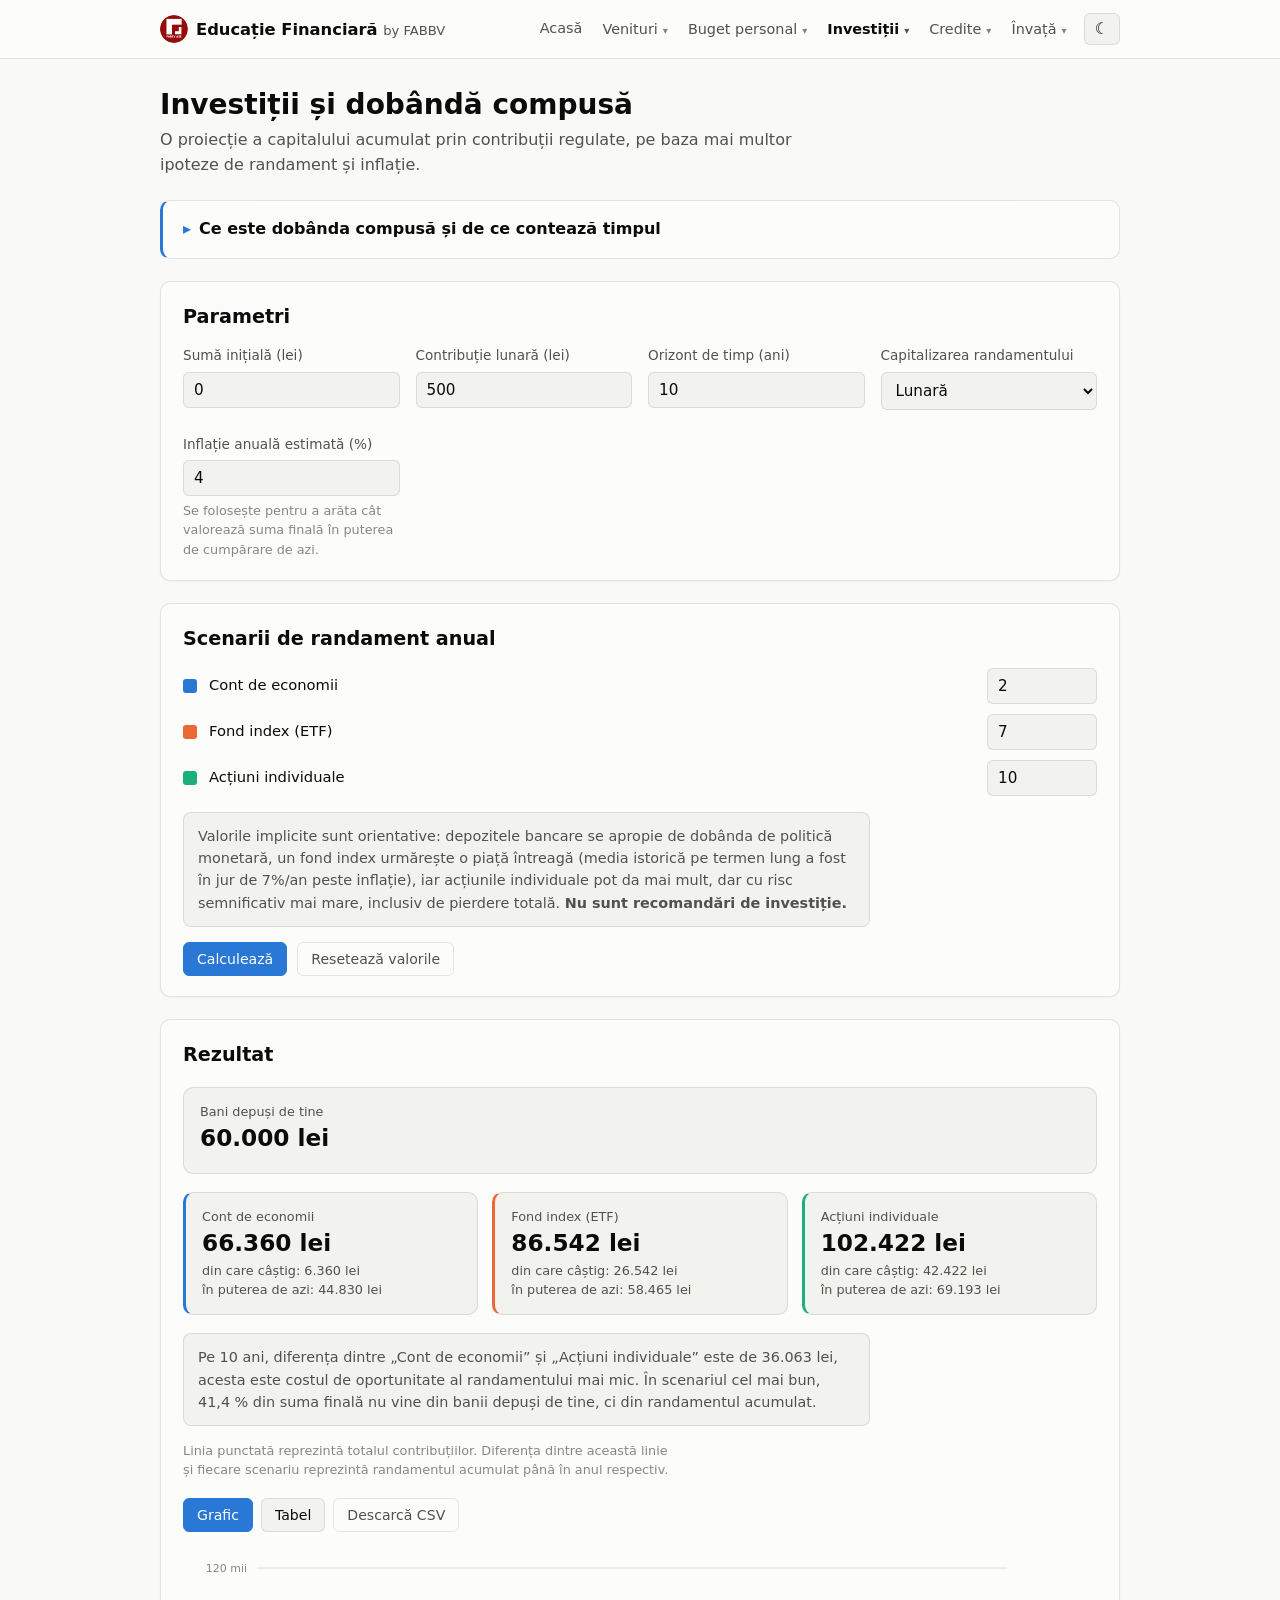
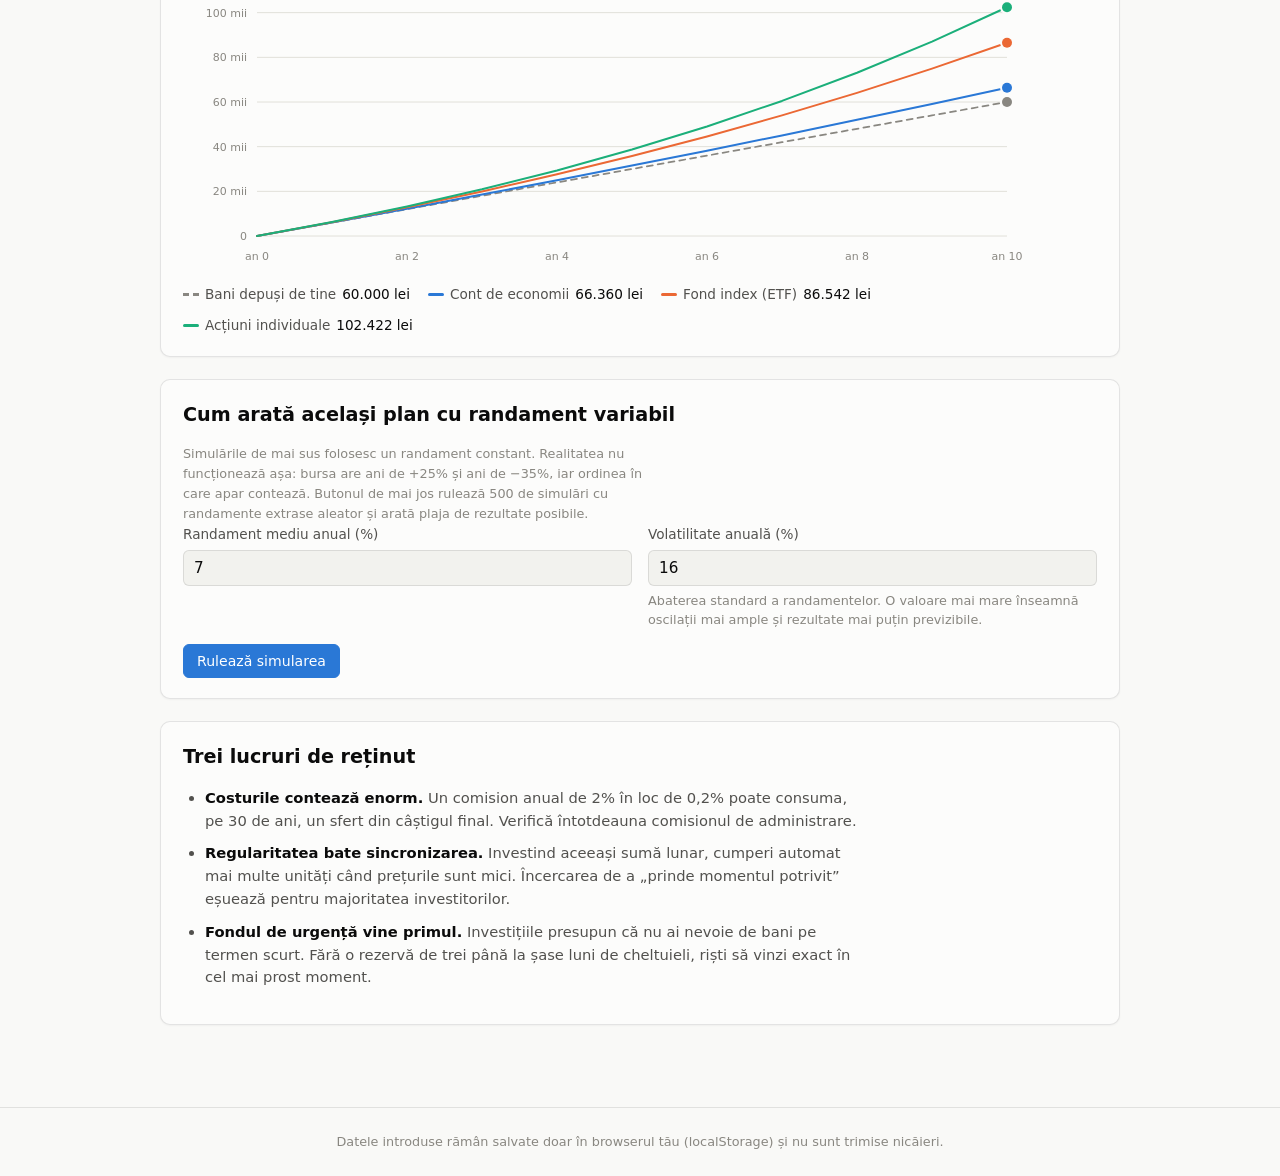
<file: investitii.html>
<!doctype html>
<html lang="ro">
<head>
  <meta charset="utf-8" />
  <meta name="viewport" content="width=device-width, initial-scale=1" />
  <title>Investiții · Educație Financiară</title>
  <meta name="description" content="Simulator de dobândă compusă: vezi cum crește o sumă economisită lunar la diferite randamente și orizonturi de timp." />
  <link rel="stylesheet" href="css/style.css" />
  <link rel="manifest" href="manifest.json" />
  <meta name="theme-color" content="#2a78d6" />
</head>
<body>
  <a class="skip-link" href="#main">Sari la conținut</a>
  <header class="site-header">
    <nav class="site-nav" id="site-nav" aria-label="Navigație principală"></nav>
  </header>

  <main id="main">
    <h1>Investiții și dobândă compusă</h1>
    <p class="subtitle">O proiecție a capitalului acumulat prin contribuții regulate, pe baza mai multor ipoteze de randament și inflație.</p>

    <details class="explainer">
      <summary>Ce este dobânda compusă și de ce contează timpul</summary>
      <p>Dobânda compusă înseamnă că randamentul se aplică nu doar banilor depuși de tine, ci și randamentului acumulat anterior. Câștigul de anul trecut începe, la rândul lui, să producă câștig.</p>
      <p>Efectul este aproape invizibil în primii ani și devine dominant spre final, de aceea graficul nu este o linie dreaptă, ci se curbează în sus. Consecința practică: <strong>numărul de ani contează mai mult decât suma lunară</strong>. Cine începe la 25 de ani cu 300 lei/lună ajunge de obicei mai departe decât cine începe la 40 cu 600 lei/lună.</p>
      <p class="warn">Atenție: randamentele trecute nu garantează rezultate viitoare. Bursa poate avea scăderi puternice, iar o simulare cu randament constant arată o evoluție mult mai lină decât cea reală.</p>
    </details>

    <div class="card" id="parametri">
      <h2>Parametri</h2>
      <div class="field-grid">
        <div class="field">
          <label for="suma-initiala">Sumă inițială (lei)</label>
          <input type="number" id="suma-initiala" min="0" max="10000000" step="100" value="0" />
        </div>
        <div class="field">
          <label for="contributie-lunara">Contribuție lunară (lei)</label>
          <input type="number" id="contributie-lunara" min="0" max="200000" step="50" value="500" />
        </div>
        <div class="field">
          <label for="orizont">Orizont de timp (ani)</label>
          <input type="number" id="orizont" min="1" max="40" step="1" value="10" />
        </div>
        <div class="field">
          <label for="capitalizare">Capitalizarea randamentului</label>
          <select id="capitalizare">
            <option value="12" selected>Lunară</option>
            <option value="4">Trimestrială</option>
            <option value="2">Semestrială</option>
            <option value="1">Anuală</option>
          </select>
        </div>
        <div class="field">
          <label for="inflatie">Inflație anuală estimată (%)</label>
          <input type="number" id="inflatie" min="0" max="20" step="0.1" value="4" />
          <p class="field-hint">Se folosește pentru a arăta cât valorează suma finală în puterea de cumpărare de azi.</p>
        </div>
      </div>
      <div id="prefill-slot"></div>
    </div>

    <div class="card">
      <h2>Scenarii de randament anual</h2>
      <div id="scenario-rows"></div>
      <p class="insight">Valorile implicite sunt orientative: depozitele bancare se apropie de dobânda de politică monetară, un fond index urmărește o piață întreagă (media istorică pe termen lung a fost în jur de 7%/an peste inflație), iar acțiunile individuale pot da mai mult, dar cu risc semnificativ mai mare, inclusiv de pierdere totală. <strong>Nu sunt recomandări de investiție.</strong></p>
      <div class="button-row">
        <button id="btn-calculeaza" type="button" class="primary">Calculează</button>
        <button id="btn-reset" type="button" class="ghost">Resetează valorile</button>
      </div>
    </div>

    <div class="card">
      <h2>Rezultat</h2>
      <div class="stat-row">
        <div class="stat-tile">
          <div class="label">Bani depuși de tine</div>
          <div class="value" id="stat-depus">0 lei</div>
        </div>
      </div>
      <div class="stat-row" id="scenario-stats"></div>

      <p id="insight" class="insight"></p>

      <p class="field-hint">Linia punctată reprezintă totalul contribuțiilor. Diferența dintre această linie și fiecare scenariu reprezintă randamentul acumulat până în anul respectiv.</p>

      <div class="view-toggle" role="group" aria-label="Mod de afișare">
        <button id="btn-view-chart" class="primary" type="button">Grafic</button>
        <button id="btn-view-table" type="button">Tabel</button>
        <button id="btn-export-csv" type="button" class="ghost">Descarcă CSV</button>
      </div>

      <div id="chart-view" class="line-chart-wrap">
        <div id="chart"></div>
        <div class="legend" id="legend"></div>
      </div>

      <div id="table-view" class="hidden table-scroll">
        <table class="data-table">
          <caption class="sr-only">Evoluția soldului an cu an</caption>
          <thead><tr id="table-head"></tr></thead>
          <tbody id="table-body"></tbody>
        </table>
      </div>
    </div>

    <div class="card">
      <h2>Cum arată același plan cu randament variabil</h2>
      <p class="field-hint">Simulările de mai sus folosesc un randament constant. Realitatea nu funcționează așa: bursa are ani de +25% și ani de −35%, iar ordinea în care apar contează. Butonul de mai jos rulează 500 de simulări cu randamente extrase aleator și arată plaja de rezultate posibile.</p>

      <div class="field-grid">
        <div class="field">
          <label for="mc-randament">Randament mediu anual (%)</label>
          <input type="number" id="mc-randament" min="-5" max="20" step="0.5" value="7" />
        </div>
        <div class="field">
          <label for="mc-volatilitate">Volatilitate anuală (%)</label>
          <input type="number" id="mc-volatilitate" min="0" max="50" step="1" value="16" />
          <p class="field-hint">Abaterea standard a randamentelor. O valoare mai mare înseamnă oscilații mai ample și rezultate mai puțin previzibile.</p>
        </div>
      </div>

      <div class="button-row">
        <button id="btn-monte-carlo" type="button" class="primary">Rulează simularea</button>
      </div>

      <div id="mc-results" class="hidden">
        <div class="stat-row">
          <div class="stat-tile">
            <div class="label">Scenariu pesimist (percentila 10)</div>
            <div class="value" id="mc-p10">—</div>
            <div class="label" style="margin-top:4px">1 din 10 simulări a ieșit sub această valoare</div>
          </div>
          <div class="stat-tile">
            <div class="label">Scenariu median</div>
            <div class="value" id="mc-p50">—</div>
            <div class="label" style="margin-top:4px">jumătate din simulări au ieșit peste</div>
          </div>
          <div class="stat-tile">
            <div class="label">Scenariu optimist (percentila 90)</div>
            <div class="value" id="mc-p90">—</div>
            <div class="label" style="margin-top:4px">1 din 10 simulări a depășit această valoare</div>
          </div>
          <div class="stat-tile">
            <div class="label">Șansa de a ieși în pierdere</div>
            <div class="value" id="mc-pierdere">—</div>
            <div class="label" style="margin-top:4px">sold final sub totalul depus</div>
          </div>
        </div>

        <p id="mc-insight" class="insight"></p>

        <div class="line-chart-wrap">
          <div id="mc-chart"></div>
          <div class="legend" id="mc-legend"></div>
        </div>

        <p class="insight">Distanța dintre linia pesimistă și cea optimistă este incertitudinea reală a planului. Cu cât orizontul este mai lung, cu atât plaja se lărgește în valoare absolută, dar probabilitatea de a termina sub suma depusă scade. Acesta este, în esență, argumentul pentru orizonturi lungi.</p>
      </div>
    </div>

    <div class="card">
      <h2>Trei lucruri de reținut</h2>
      <ul class="notes-list">
        <li><strong>Costurile contează enorm.</strong> Un comision anual de 2% în loc de 0,2% poate consuma, pe 30 de ani, un sfert din câștigul final. Verifică întotdeauna comisionul de administrare.</li>
        <li><strong>Regularitatea bate sincronizarea.</strong> Investind aceeași sumă lunar, cumperi automat mai multe unități când prețurile sunt mici. Încercarea de a „prinde momentul potrivit” eșuează pentru majoritatea investitorilor.</li>
        <li><strong>Fondul de urgență vine primul.</strong> Investițiile presupun că nu ai nevoie de bani pe termen scurt. Fără o rezervă de trei până la șase luni de cheltuieli, riști să vinzi exact în cel mai prost moment.</li>
      </ul>
    </div>
  </main>

  <div id="tooltip" class="chart-tooltip" role="status" aria-live="polite"></div>

  <footer class="site-footer">
    <p>Datele introduse rămân salvate doar în browserul tău (localStorage) și nu sunt trimise nicăieri.</p>
  </footer>

  <script src="js/common.js"></script>
  <script src="js/store.js"></script>
  <script src="js/finance.js"></script>
  <script src="js/linechart.js"></script>
  <script src="js/investitii.js"></script>
  <script>renderNav("investitii.html");</script>
  <script data-goatcounter="https://codrutapps.goatcounter.com/count" async src="//gc.zgo.at/count.js"></script>
</body>
</html>
</file>
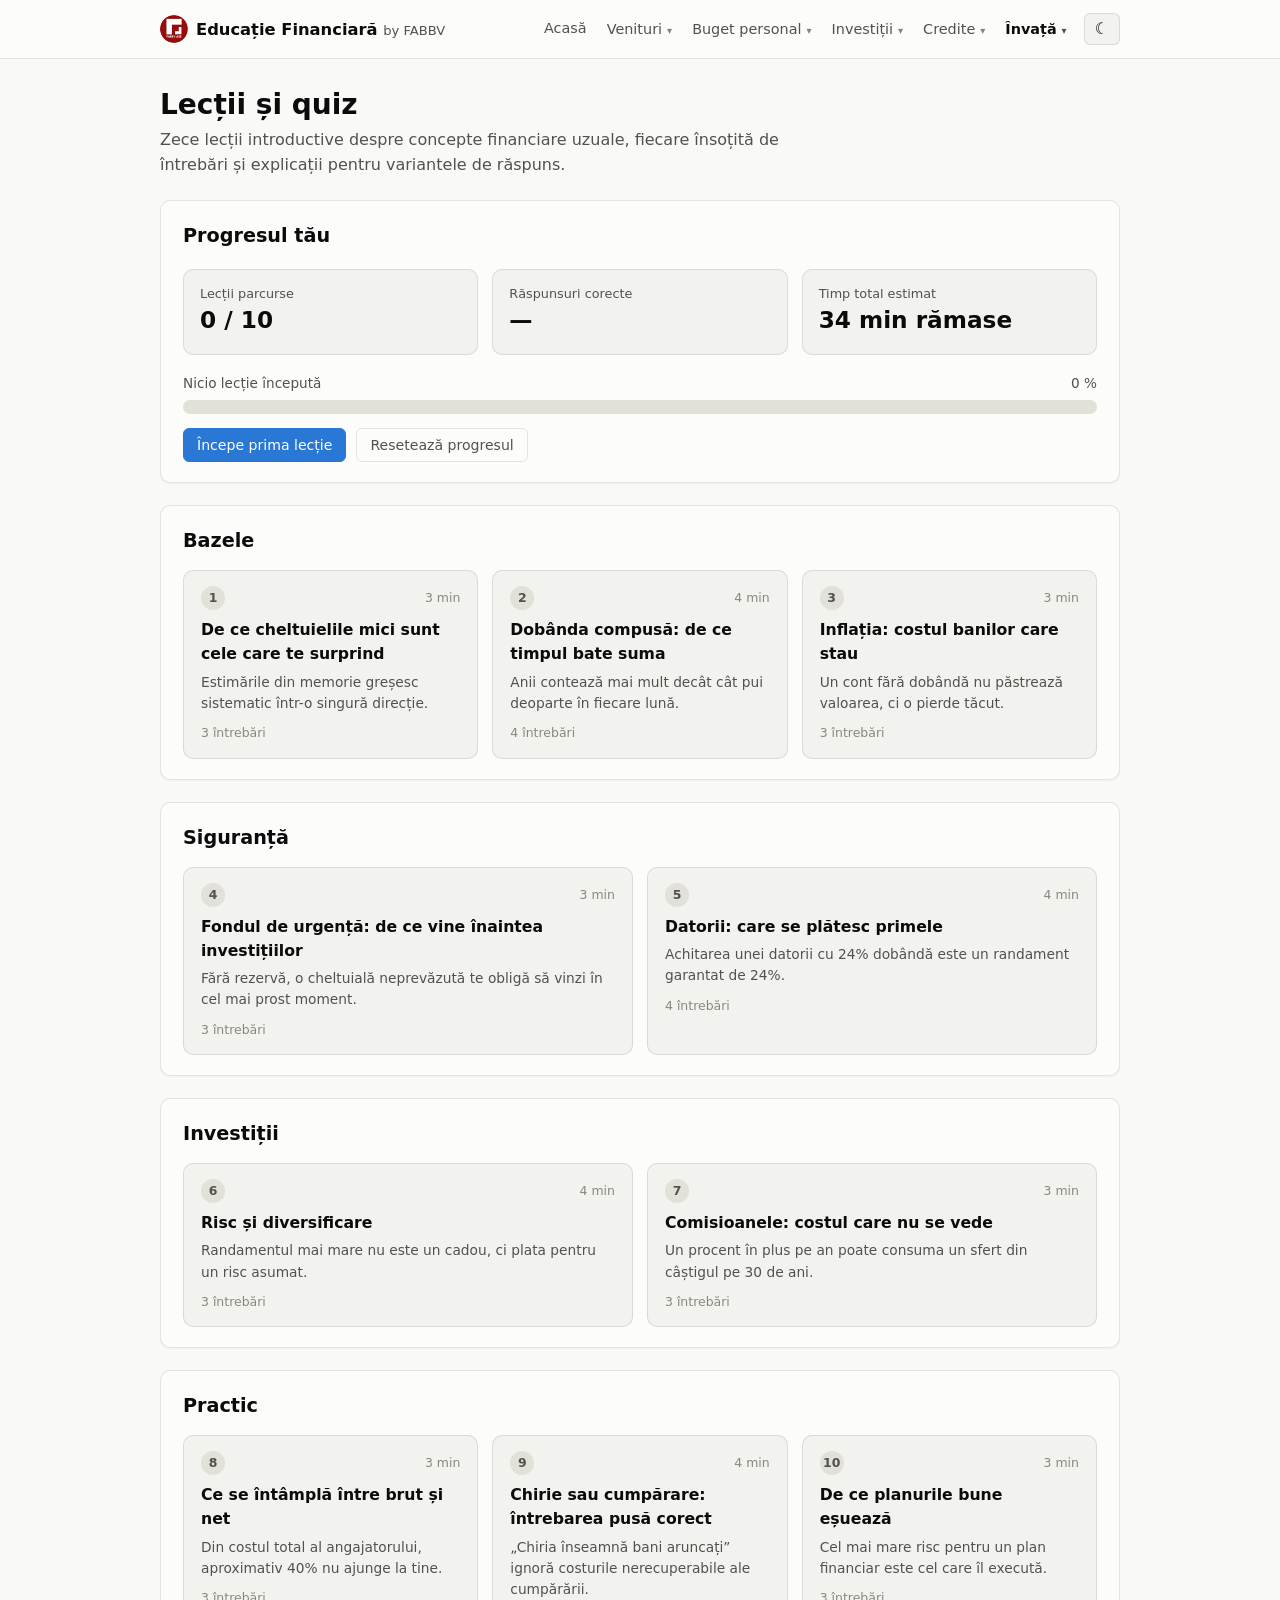
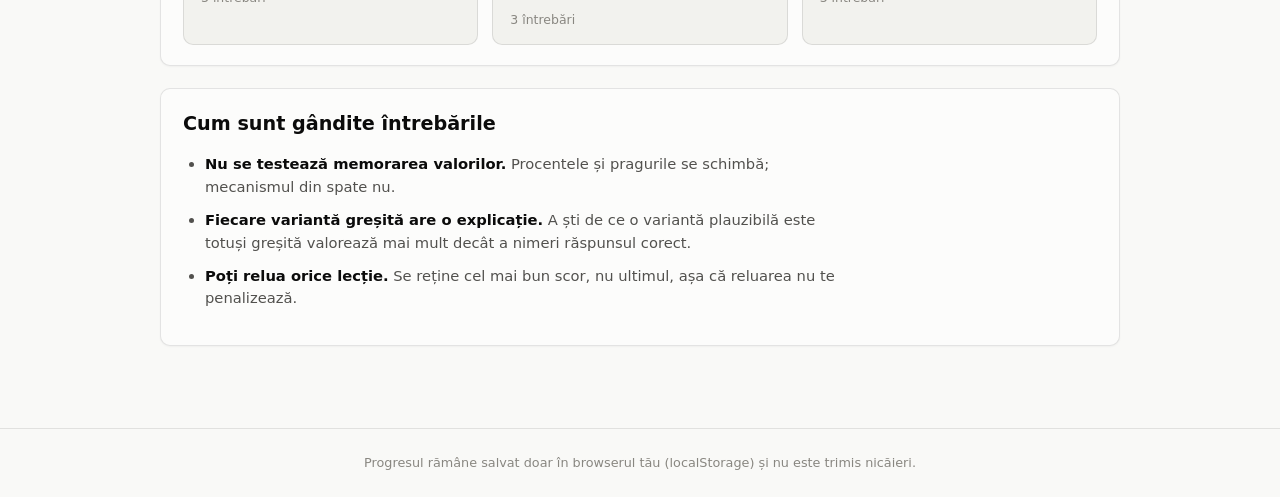
<file: lectii.html>
<!doctype html>
<html lang="ro">
<head>
  <meta charset="utf-8" />
  <meta name="viewport" content="width=device-width, initial-scale=1" />
  <title>Lecții și quiz · Educație Financiară</title>
  <meta name="description" content="Zece lecții scurte de educație financiară, fiecare cu un quiz care explică de ce fiecare variantă este corectă sau greșită." />
  <link rel="stylesheet" href="css/style.css" />
  <link rel="manifest" href="manifest.json" />
  <meta name="theme-color" content="#2a78d6" />
</head>
<body>
  <a class="skip-link" href="#main">Sari la conținut</a>
  <header class="site-header">
    <nav class="site-nav" id="site-nav" aria-label="Navigație principală"></nav>
  </header>

  <main id="main">
    <!-- Vizualizarea de listă -->
    <div id="view-list">
      <h1>Lecții și quiz</h1>
      <p class="subtitle">Zece lecții introductive despre concepte financiare uzuale, fiecare însoțită de întrebări și explicații pentru variantele de răspuns.</p>

      <div class="card">
        <h2>Progresul tău</h2>
        <div class="stat-row">
          <div class="stat-tile">
            <div class="label">Lecții parcurse</div>
            <div class="value" id="stat-parcurse">0 / 0</div>
          </div>
          <div class="stat-tile">
            <div class="label">Răspunsuri corecte</div>
            <div class="value" id="stat-corecte">—</div>
          </div>
          <div class="stat-tile">
            <div class="label">Timp total estimat</div>
            <div class="value" id="stat-timp">—</div>
          </div>
        </div>
        <div class="meter">
          <div class="meter-header">
            <span id="progres-label">Nicio lecție începută</span>
            <span id="progres-pct">0%</span>
          </div>
          <div class="meter-track"><div class="meter-fill" id="progres-fill" style="width:0%"></div></div>
        </div>
        <div class="button-row">
          <button id="btn-continua" type="button" class="primary">Începe prima lecție</button>
          <button id="btn-reset-progres" type="button" class="ghost">Resetează progresul</button>
        </div>
      </div>

      <div id="lesson-groups"></div>

      <div class="card">
        <h2>Cum sunt gândite întrebările</h2>
        <ul class="notes-list">
          <li><strong>Nu se testează memorarea valorilor.</strong> Procentele și pragurile se schimbă; mecanismul din spate nu.</li>
          <li><strong>Fiecare variantă greșită are o explicație.</strong> A ști de ce o variantă plauzibilă este totuși greșită valorează mai mult decât a nimeri răspunsul corect.</li>
          <li><strong>Poți relua orice lecție.</strong> Se reține cel mai bun scor, nu ultimul, așa că reluarea nu te penalizează.</li>
        </ul>
      </div>
    </div>

    <!-- Vizualizarea unei lecții -->
    <div id="view-lesson" class="hidden">
      <button id="btn-inapoi" type="button" class="ghost back-link">← Toate lecțiile</button>

      <h1 id="lesson-title"></h1>
      <p class="subtitle" id="lesson-meta"></p>

      <article class="card lesson-body" id="lesson-content"></article>

      <div class="card" id="quiz-card">
        <h2>Verifică ce ai reținut</h2>
        <p class="field-hint" id="quiz-progress"></p>
        <div id="quiz-mount"></div>
      </div>

      <div class="card hidden" id="quiz-result">
        <h2>Rezultat</h2>
        <div class="stat-row">
          <div class="stat-tile">
            <div class="label">Scor la această lecție</div>
            <div class="value" id="result-score">—</div>
          </div>
        </div>
        <p class="insight" id="result-text"></p>
        <div class="button-row">
          <button id="btn-reia" type="button" class="ghost">Reia quizul</button>
          <button id="btn-urmatoarea" type="button" class="primary">Lecția următoare →</button>
        </div>
      </div>
    </div>
  </main>

  <footer class="site-footer">
    <p>Progresul rămâne salvat doar în browserul tău (localStorage) și nu este trimis nicăieri.</p>
  </footer>

  <script src="js/common.js"></script>
  <script src="js/store.js"></script>
  <script src="js/lectii-data.js"></script>
  <script src="js/lectii.js"></script>
  <script>renderNav("lectii.html");</script>
  <script data-goatcounter="https://codrutapps.goatcounter.com/count" async src="//gc.zgo.at/count.js"></script>
</body>
</html>
</file>
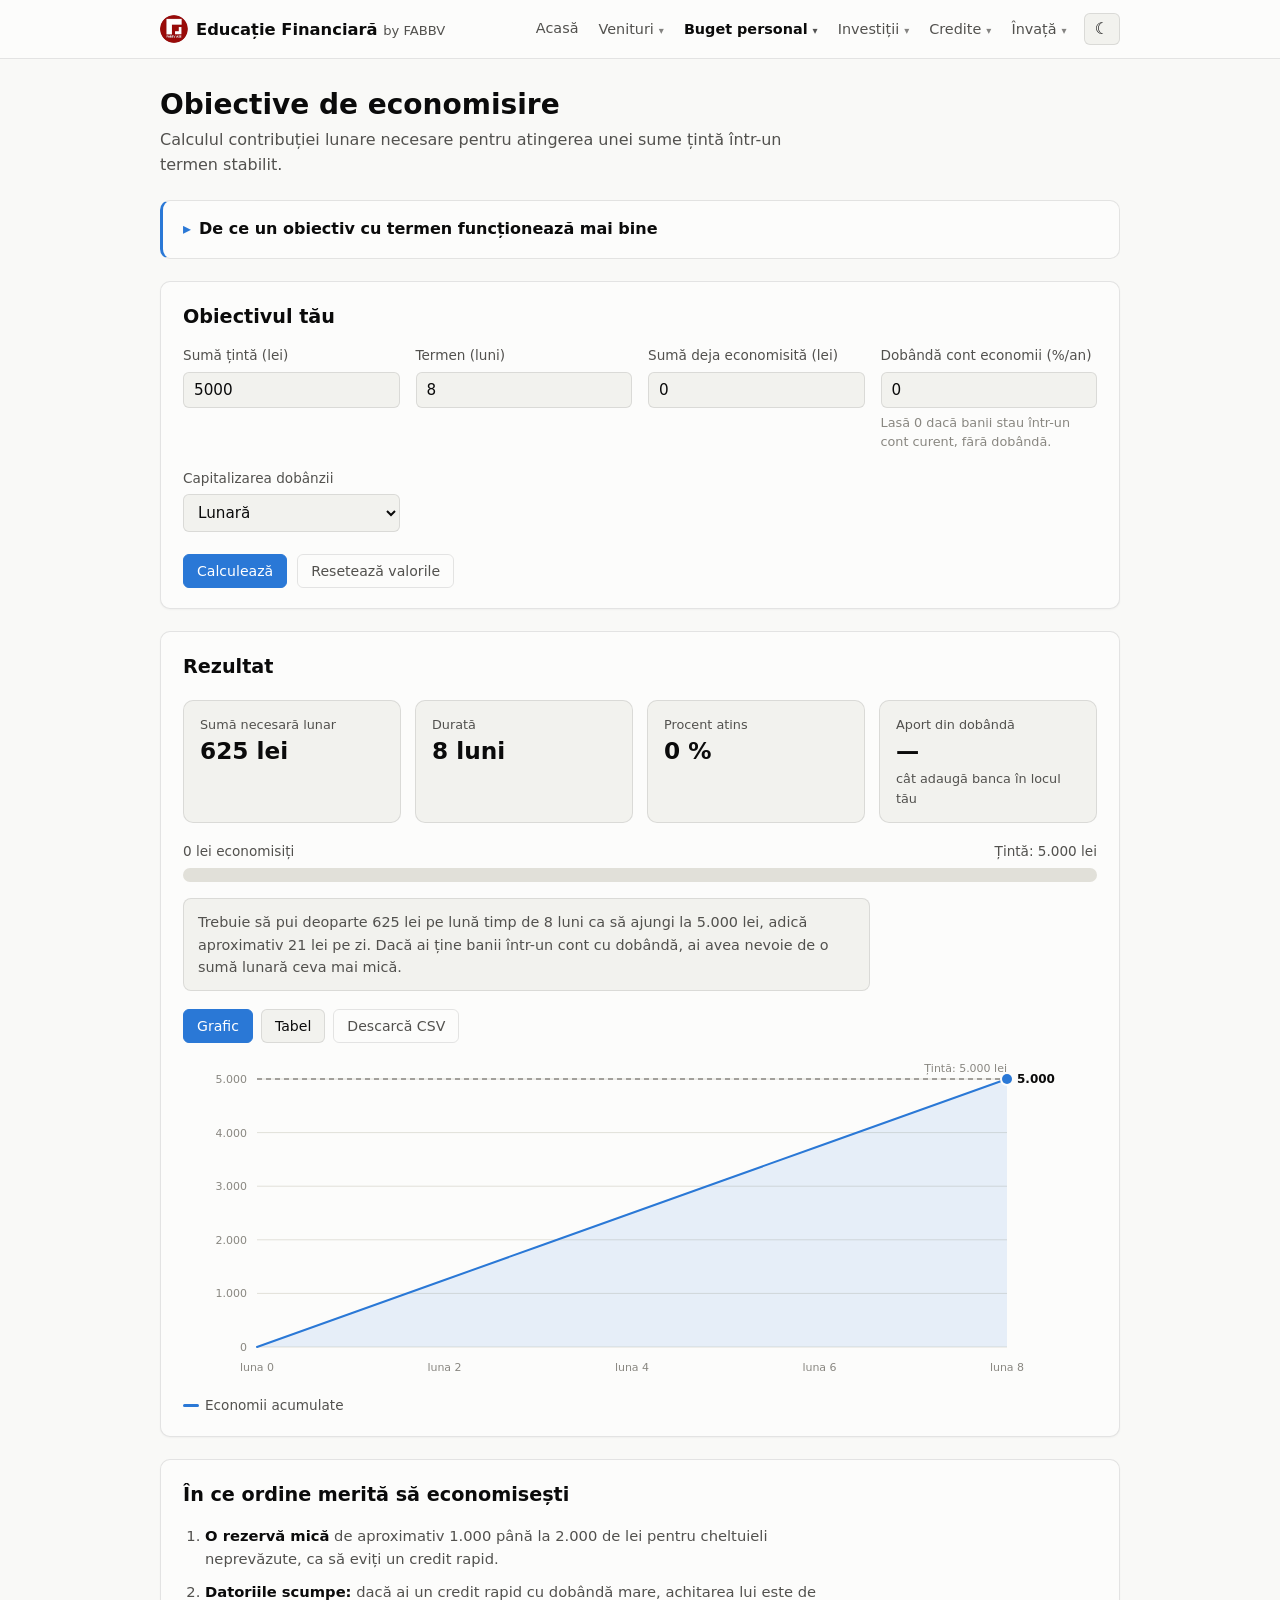
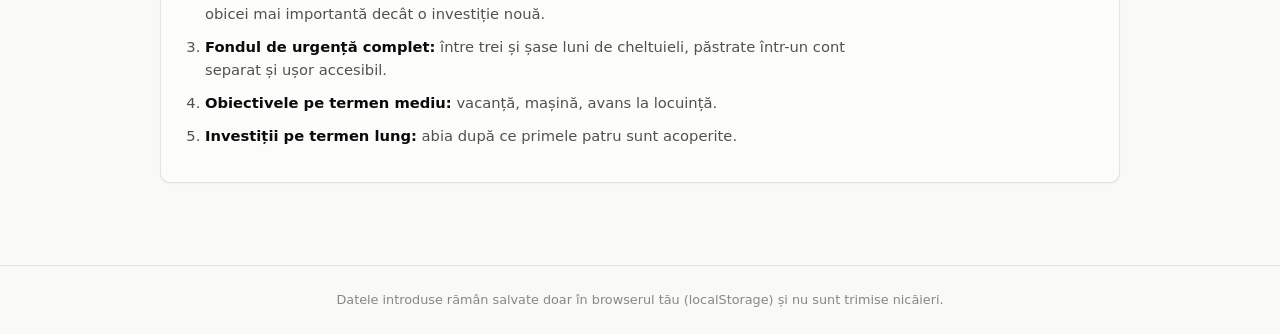
<file: obiective.html>
<!doctype html>
<html lang="ro">
<head>
  <meta charset="utf-8" />
  <meta name="viewport" content="width=device-width, initial-scale=1" />
  <title>Obiective de economisire · Educație Financiară</title>
  <meta name="description" content="Calculul contribuției lunare necesare pentru atingerea unei sume țintă într-un termen stabilit." />
  <link rel="stylesheet" href="css/style.css" />
  <link rel="manifest" href="manifest.json" />
  <meta name="theme-color" content="#2a78d6" />
</head>
<body>
  <a class="skip-link" href="#main">Sari la conținut</a>
  <header class="site-header">
    <nav class="site-nav" id="site-nav" aria-label="Navigație principală"></nav>
  </header>

  <main id="main">
    <h1>Obiective de economisire</h1>
    <p class="subtitle">Calculul contribuției lunare necesare pentru atingerea unei sume țintă într-un termen stabilit.</p>

    <details class="explainer">
      <summary>De ce un obiectiv cu termen funcționează mai bine</summary>
      <p>„Vreau să economisesc mai mult” nu se întâmplă aproape niciodată. „Vreau 5.000 lei până în august, deci 625 lei pe lună” se întâmplă mult mai des, pentru că devine o sumă concretă pe care o poți compara cu bugetul tău.</p>
      <p>Practic funcționează cel mai bine dacă transferi suma <strong>imediat după ce primești salariul</strong>, nu la finalul lunii din ce a rămas. Ideal, printr-un transfer automat într-un cont separat, pentru că ceea ce rămâne la vedere în contul curent tinde să fie cheltuit.</p>
    </details>

    <div class="card" id="parametri">
      <h2>Obiectivul tău</h2>
      <div class="field-grid">
        <div class="field">
          <label for="tinta">Sumă țintă (lei)</label>
          <input type="number" id="tinta" min="0" max="10000000" step="100" value="5000" />
        </div>
        <div class="field">
          <label for="termen">Termen (luni)</label>
          <input type="number" id="termen" min="1" max="240" step="1" value="8" />
        </div>
        <div class="field">
          <label for="deja-economisit">Sumă deja economisită (lei)</label>
          <input type="number" id="deja-economisit" min="0" max="10000000" step="50" value="0" />
        </div>
        <div class="field">
          <label for="dobanda-cont">Dobândă cont economii (%/an)</label>
          <input type="number" id="dobanda-cont" min="0" max="20" step="0.1" value="0" />
          <p class="field-hint">Lasă 0 dacă banii stau într-un cont curent, fără dobândă.</p>
        </div>
        <div class="field">
          <label for="capitalizare">Capitalizarea dobânzii</label>
          <select id="capitalizare">
            <option value="12" selected>Lunară</option>
            <option value="4">Trimestrială</option>
            <option value="2">Semestrială</option>
            <option value="1">Anuală</option>
          </select>
        </div>
      </div>
      <div class="button-row">
        <button id="btn-calculeaza" type="button" class="primary">Calculează</button>
        <button id="btn-reset" type="button" class="ghost">Resetează valorile</button>
      </div>
    </div>

    <div class="card">
      <h2>Rezultat</h2>
      <div class="stat-row">
        <div class="stat-tile">
          <div class="label">Sumă necesară lunar</div>
          <div class="value" id="stat-lunar">0 lei</div>
        </div>
        <div class="stat-tile">
          <div class="label">Durată</div>
          <div class="value" id="stat-luni">0 luni</div>
        </div>
        <div class="stat-tile">
          <div class="label">Procent atins</div>
          <div class="value" id="stat-procent">0%</div>
        </div>
        <div class="stat-tile">
          <div class="label">Aport din dobândă</div>
          <div class="value" id="stat-dobanda-aport">—</div>
          <div class="label" style="margin-top:4px">cât adaugă banca în locul tău</div>
        </div>
      </div>

      <div class="meter">
        <div class="meter-header">
          <span id="meter-label-left">0 lei economisiți</span>
          <span id="meter-label-right">Țintă: 0 lei</span>
        </div>
        <div class="meter-track" id="meter-track"><div class="meter-fill" id="meter-fill" style="width:0%"></div></div>
      </div>

      <p id="insight" class="insight"></p>

      <div class="view-toggle" role="group" aria-label="Mod de afișare">
        <button id="btn-view-chart" class="primary" type="button">Grafic</button>
        <button id="btn-view-table" type="button">Tabel</button>
        <button id="btn-export-csv" type="button" class="ghost">Descarcă CSV</button>
      </div>

      <div id="chart-view" class="line-chart-wrap">
        <div id="chart"></div>
        <div class="legend" id="legend"></div>
      </div>

      <div id="table-view" class="hidden table-scroll">
        <table class="data-table">
          <caption class="sr-only">Progresul lună cu lună</caption>
          <thead><tr><th scope="col">Lună</th><th scope="col">Sumă acumulată</th><th scope="col">% din țintă</th></tr></thead>
          <tbody id="table-body"></tbody>
        </table>
      </div>
    </div>

    <div class="card">
      <h2>În ce ordine merită să economisești</h2>
      <ol class="notes-list">
        <li><strong>O rezervă mică</strong> de aproximativ 1.000 până la 2.000 de lei pentru cheltuieli neprevăzute, ca să eviți un credit rapid.</li>
        <li><strong>Datoriile scumpe:</strong> dacă ai un credit rapid cu dobândă mare, achitarea lui este de obicei mai importantă decât o investiție nouă.</li>
        <li><strong>Fondul de urgență complet:</strong> între trei și șase luni de cheltuieli, păstrate într-un cont separat și ușor accesibil.</li>
        <li><strong>Obiectivele pe termen mediu:</strong> vacanță, mașină, avans la locuință.</li>
        <li><strong>Investiții pe termen lung:</strong> abia după ce primele patru sunt acoperite.</li>
      </ol>
    </div>
  </main>

  <div id="tooltip" class="chart-tooltip" role="status" aria-live="polite"></div>

  <footer class="site-footer">
    <p>Datele introduse rămân salvate doar în browserul tău (localStorage) și nu sunt trimise nicăieri.</p>
  </footer>

  <script src="js/common.js"></script>
  <script src="js/finance.js"></script>
  <script src="js/linechart.js"></script>
  <script src="js/obiective.js"></script>
  <script>renderNav("obiective.html");</script>
  <script data-goatcounter="https://codrutapps.goatcounter.com/count" async src="//gc.zgo.at/count.js"></script>
</body>
</html>
</file>
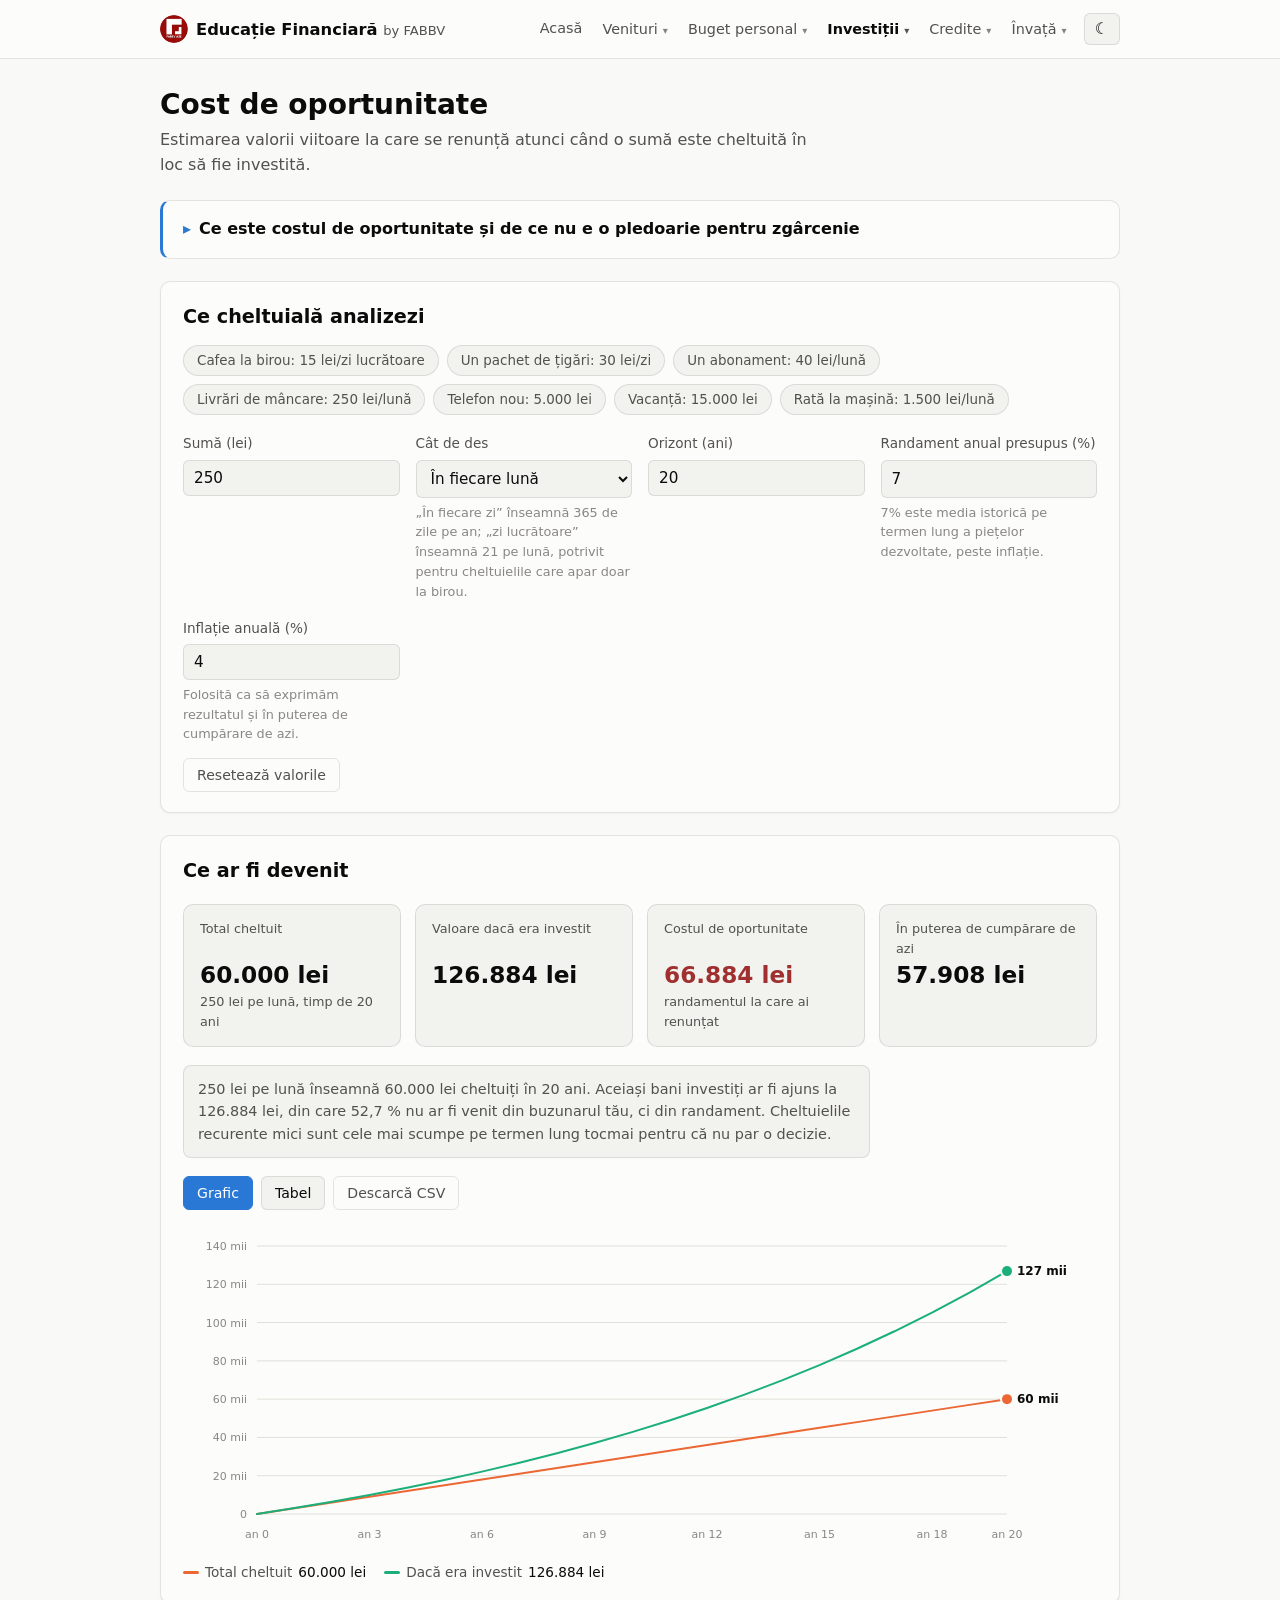
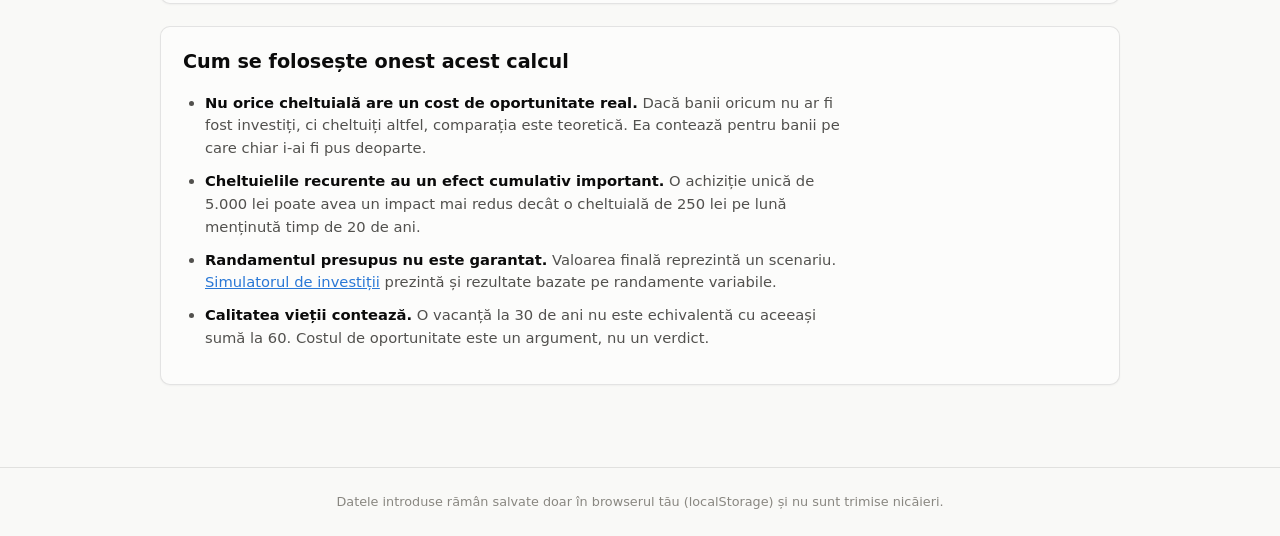
<file: oportunitate.html>
<!doctype html>
<html lang="ro">
<head>
  <meta charset="utf-8" />
  <meta name="viewport" content="width=device-width, initial-scale=1" />
  <title>Cost de oportunitate · Educație Financiară</title>
  <meta name="description" content="Estimarea valorii viitoare asociate unei sume cheltuite în prezent în loc să fie investită." />
  <link rel="stylesheet" href="css/style.css" />
  <link rel="manifest" href="manifest.json" />
  <meta name="theme-color" content="#2a78d6" />
</head>
<body>
  <a class="skip-link" href="#main">Sari la conținut</a>
  <header class="site-header">
    <nav class="site-nav" id="site-nav" aria-label="Navigație principală"></nav>
  </header>

  <main id="main">
    <h1>Cost de oportunitate</h1>
    <p class="subtitle">Estimarea valorii viitoare la care se renunță atunci când o sumă este cheltuită în loc să fie investită.</p>

    <details class="explainer">
      <summary>Ce este costul de oportunitate și de ce nu e o pledoarie pentru zgârcenie</summary>
      <p>Fiecare leu cheltuit are două prețuri: cel de pe etichetă și cel al alternativei la care renunți. Al doilea nu apare nicăieri, dar există.</p>
      <p>Un telefon de 5.000 lei nu costă 5.000 lei dacă alternativa era să rămână investiți 20 de ani la 7%: costă aproximativ 19.300 lei în bani de peste 20 de ani, sau în jur de 8.900 lei în puterea de cumpărare de azi.</p>
      <p>Scopul nu este să nu cumperi nimic. Este să vezi <em>prețul întreg</em> înainte de a decide. Unele lucruri merită și acel preț; multe altele, întrebate așa, nu mai par la fel de necesare. Diferența dintre cele două categorii este exact ce încearcă să arate pagina asta.</p>
      <p class="warn">Cheltuielile recurente sunt cazul serios. O achiziție unică se compară cu o sumă; un abonament lunar se compară cu un plan de investiții întreg.</p>
    </details>

    <div class="card">
      <h2>Ce cheltuială analizezi</h2>

      <div class="chip-row" role="group" aria-label="Exemple frecvente">
        <button type="button" class="chip" data-suma="15" data-tip="zilnic">Cafea la birou: 15 lei/zi lucrătoare</button>
        <button type="button" class="chip" data-suma="30" data-tip="zilnic_calendar">Un pachet de țigări: 30 lei/zi</button>
        <button type="button" class="chip" data-suma="40" data-tip="lunar">Un abonament: 40 lei/lună</button>
        <button type="button" class="chip" data-suma="250" data-tip="lunar">Livrări de mâncare: 250 lei/lună</button>
        <button type="button" class="chip" data-suma="5000" data-tip="unic">Telefon nou: 5.000 lei</button>
        <button type="button" class="chip" data-suma="15000" data-tip="unic">Vacanță: 15.000 lei</button>
        <button type="button" class="chip" data-suma="1500" data-tip="lunar">Rată la mașină: 1.500 lei/lună</button>
      </div>

      <div class="field-grid" style="margin-top:18px">
        <div class="field">
          <label for="suma">Sumă (lei)</label>
          <input type="number" id="suma" min="0" max="1000000" step="10" value="250" inputmode="decimal" />
        </div>
        <div class="field">
          <label for="frecventa">Cât de des</label>
          <select id="frecventa">
            <option value="unic">O singură dată</option>
            <option value="zilnic_calendar">În fiecare zi</option>
            <option value="zilnic">În fiecare zi lucrătoare</option>
            <option value="lunar" selected>În fiecare lună</option>
            <option value="anual">O dată pe an</option>
          </select>
          <p class="field-hint">„În fiecare zi” înseamnă 365 de zile pe an; „zi lucrătoare” înseamnă 21 pe lună, potrivit pentru cheltuielile care apar doar la birou.</p>
        </div>
        <div class="field">
          <label for="orizont">Orizont (ani)</label>
          <input type="number" id="orizont" min="1" max="40" step="1" value="20" />
        </div>
        <div class="field">
          <label for="randament">Randament anual presupus (%)</label>
          <input type="number" id="randament" min="0" max="20" step="0.5" value="7" />
          <p class="field-hint">7% este media istorică pe termen lung a piețelor dezvoltate, peste inflație.</p>
        </div>
        <div class="field">
          <label for="inflatie">Inflație anuală (%)</label>
          <input type="number" id="inflatie" min="0" max="30" step="0.1" value="4" />
          <p class="field-hint">Folosită ca să exprimăm rezultatul și în puterea de cumpărare de azi.</p>
        </div>
      </div>

      <div id="prefill-slot"></div>
      <div class="button-row">
        <button id="btn-reset" type="button" class="ghost">Resetează valorile</button>
      </div>
    </div>

    <div class="card">
      <h2>Ce ar fi devenit</h2>
      <div class="stat-row">
        <div class="stat-tile">
          <div class="label">Total cheltuit</div>
          <div class="value" id="stat-cheltuit">—</div>
          <div class="label" style="margin-top:4px" id="stat-cheltuit-detaliu"></div>
        </div>
        <div class="stat-tile">
          <div class="label">Valoare dacă era investit</div>
          <div class="value" id="stat-investit">—</div>
        </div>
        <div class="stat-tile">
          <div class="label">Costul de oportunitate</div>
          <div class="value critical" id="stat-cost">—</div>
          <div class="label" style="margin-top:4px">randamentul la care ai renunțat</div>
        </div>
        <div class="stat-tile">
          <div class="label">În puterea de cumpărare de azi</div>
          <div class="value" id="stat-real">—</div>
        </div>
      </div>

      <p id="insight" class="insight"></p>

      <div class="view-toggle" role="group" aria-label="Mod de afișare">
        <button id="btn-view-chart" class="primary" type="button">Grafic</button>
        <button id="btn-view-table" type="button">Tabel</button>
        <button id="btn-export-csv" type="button" class="ghost">Descarcă CSV</button>
      </div>

      <div id="chart-view" class="line-chart-wrap">
        <div id="chart"></div>
        <div class="legend" id="legend"></div>
      </div>

      <div id="table-view" class="hidden table-scroll">
        <table class="data-table">
          <caption class="sr-only">Evoluție an cu an</caption>
          <thead>
            <tr><th scope="col">An</th><th scope="col">Total cheltuit</th><th scope="col">Dacă era investit</th><th scope="col">Diferență</th></tr>
          </thead>
          <tbody id="table-body"></tbody>
        </table>
      </div>
    </div>

    <div class="card">
      <h2>Cum se folosește onest acest calcul</h2>
      <ul class="notes-list">
        <li><strong>Nu orice cheltuială are un cost de oportunitate real.</strong> Dacă banii oricum nu ar fi fost investiți, ci cheltuiți altfel, comparația este teoretică. Ea contează pentru banii pe care chiar i-ai fi pus deoparte.</li>
        <li><strong>Cheltuielile recurente au un efect cumulativ important.</strong> O achiziție unică de 5.000 lei poate avea un impact mai redus decât o cheltuială de 250 lei pe lună menținută timp de 20 de ani.</li>
        <li><strong>Randamentul presupus nu este garantat.</strong> Valoarea finală reprezintă un scenariu. <a href="investitii.html">Simulatorul de investiții</a> prezintă și rezultate bazate pe randamente variabile.</li>
        <li><strong>Calitatea vieții contează.</strong> O vacanță la 30 de ani nu este echivalentă cu aceeași sumă la 60. Costul de oportunitate este un argument, nu un verdict.</li>
      </ul>
    </div>
  </main>

  <div id="tooltip" class="chart-tooltip" role="status" aria-live="polite"></div>

  <footer class="site-footer">
    <p>Datele introduse rămân salvate doar în browserul tău (localStorage) și nu sunt trimise nicăieri.</p>
  </footer>

  <script src="js/common.js"></script>
  <script src="js/store.js"></script>
  <script src="js/finance.js"></script>
  <script src="js/linechart.js"></script>
  <script src="js/oportunitate.js"></script>
  <script>renderNav("oportunitate.html");</script>
  <script data-goatcounter="https://codrutapps.goatcounter.com/count" async src="//gc.zgo.at/count.js"></script>
</body>
</html>
</file>
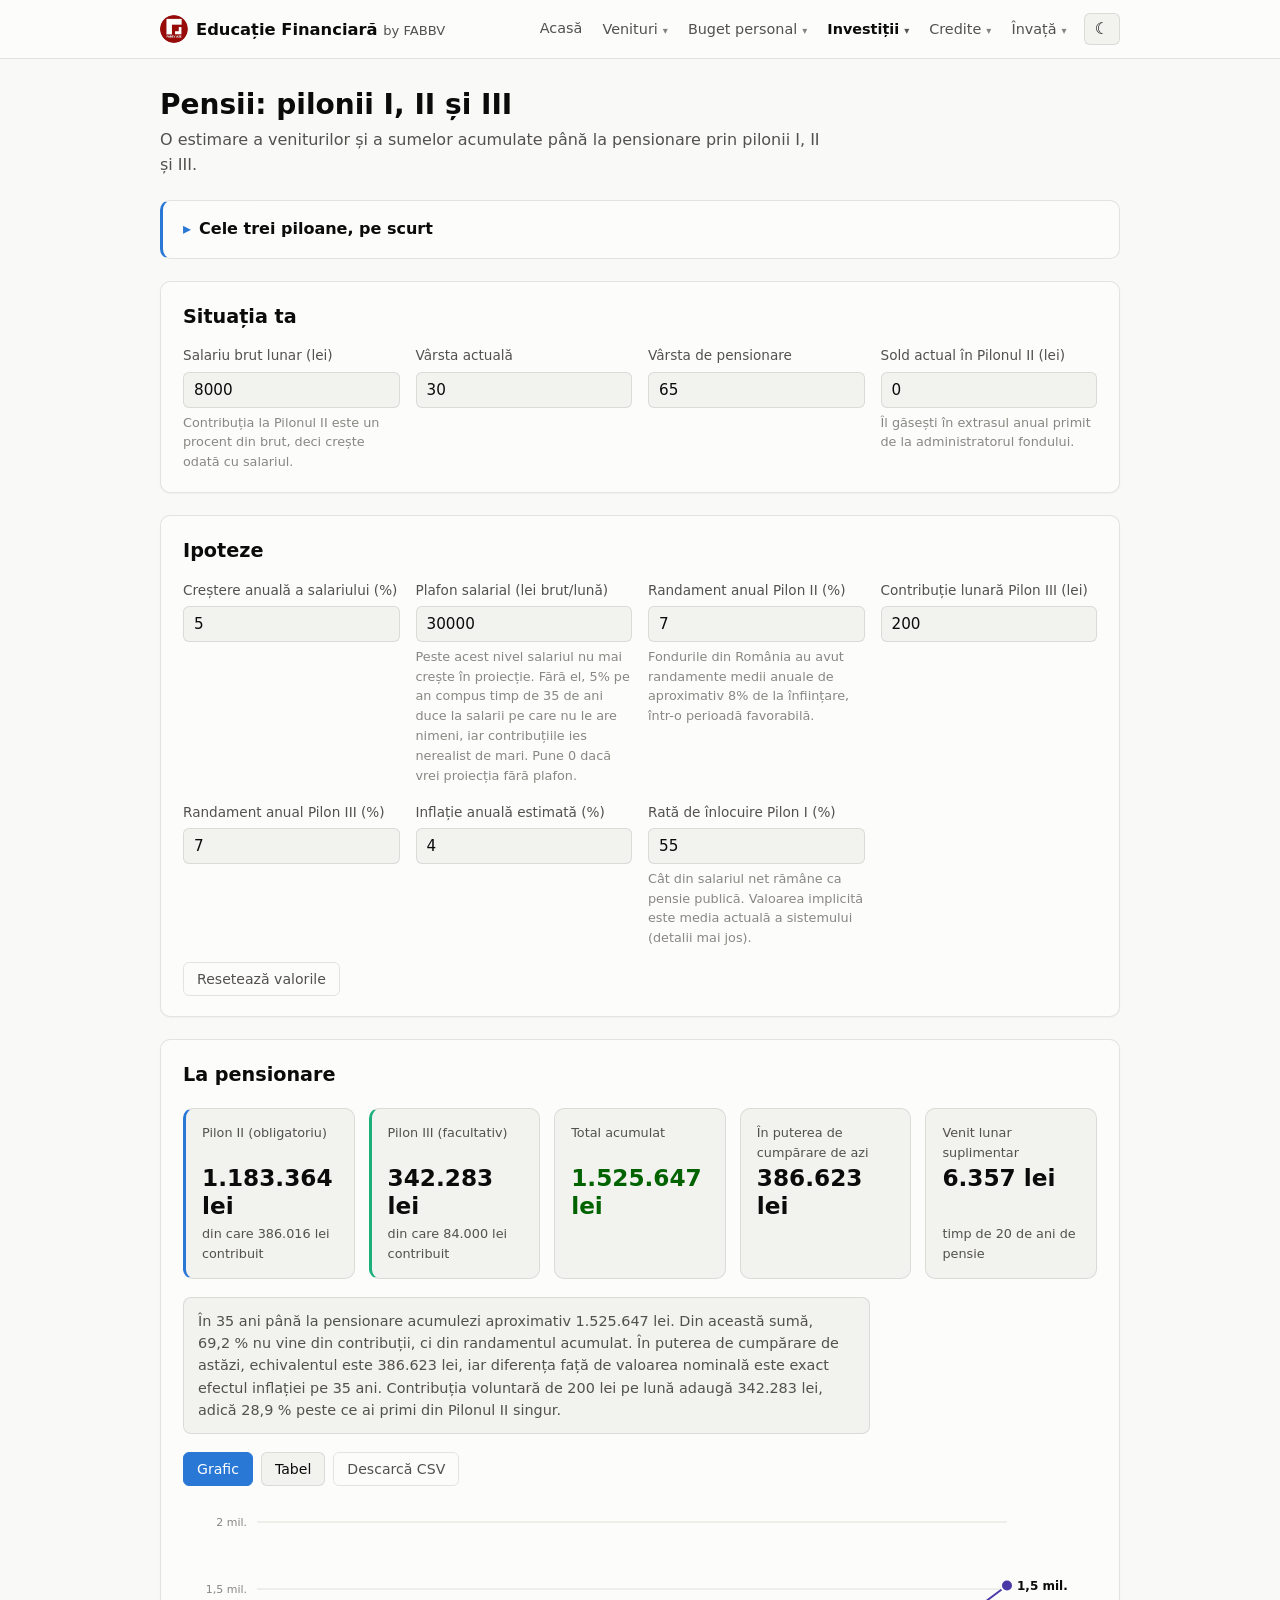
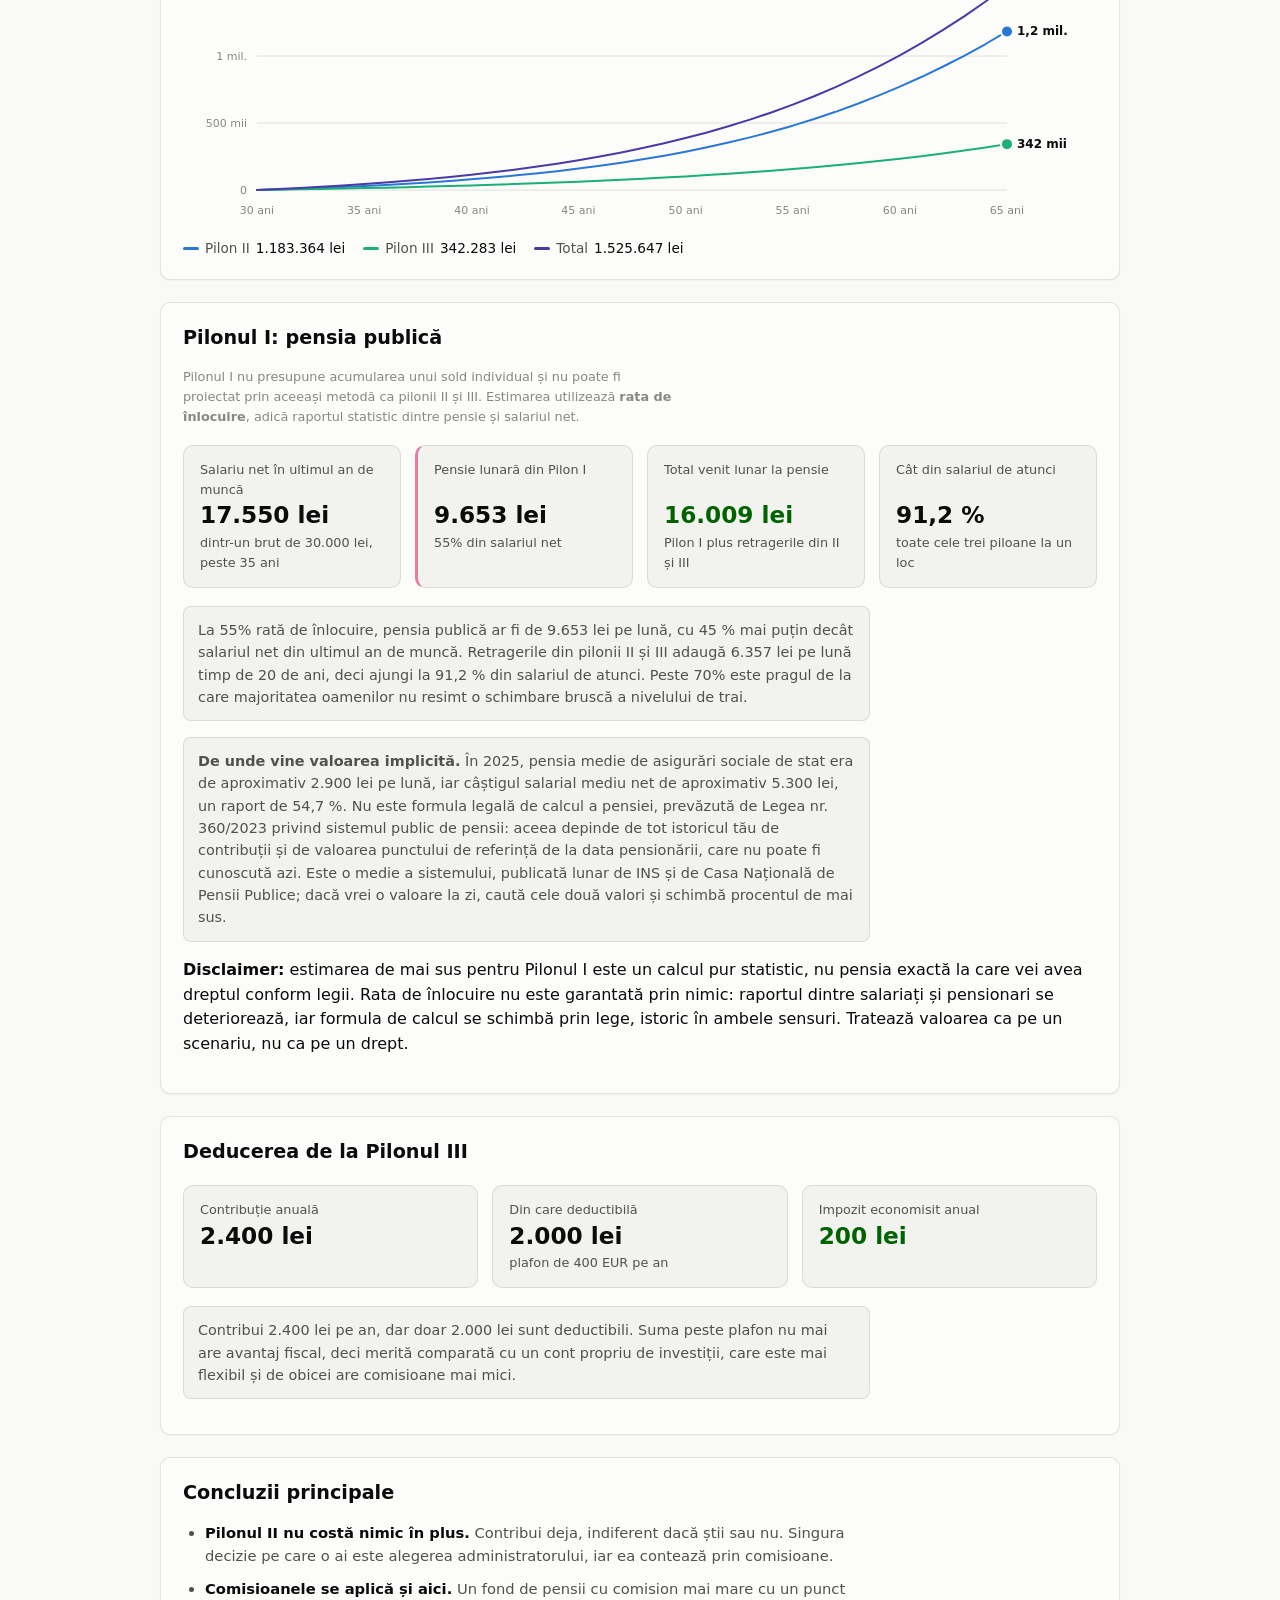
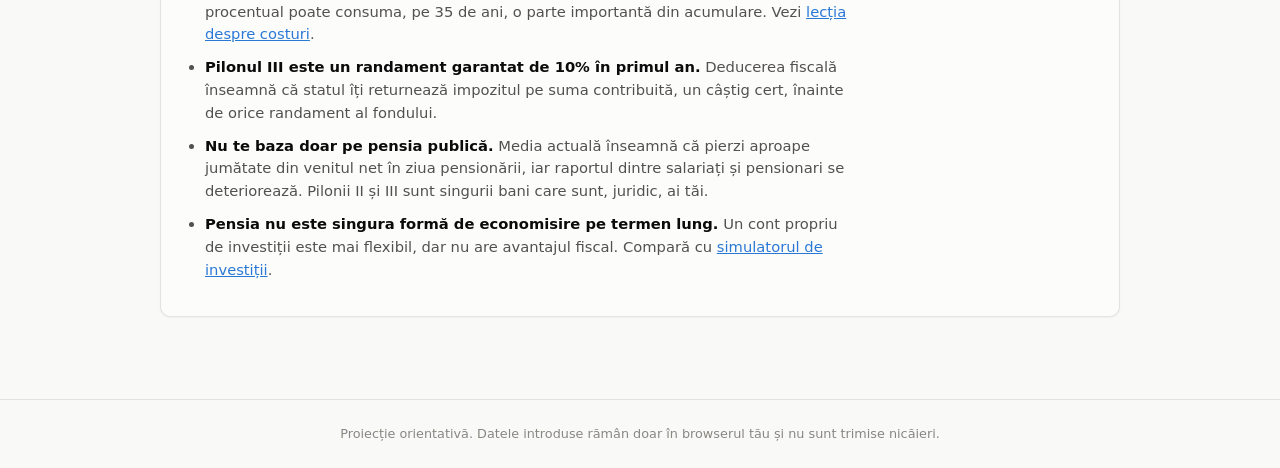
<file: pensii.html>
<!doctype html>
<html lang="ro">
<head>
  <meta charset="utf-8" />
  <meta name="viewport" content="width=device-width, initial-scale=1" />
  <title>Pensii · Educație Financiară</title>
  <meta name="description" content="Proiecție pentru cele trei piloane de pensie: cât se acumulează în pilonii II și III, cât ar însemna pensia publică și ce diferență face o contribuție voluntară." />
  <link rel="stylesheet" href="css/style.css" />
  <link rel="manifest" href="manifest.json" />
  <meta name="theme-color" content="#2a78d6" />
</head>
<body>
  <a class="skip-link" href="#main">Sari la conținut</a>
  <header class="site-header">
    <nav class="site-nav" id="site-nav" aria-label="Navigație principală"></nav>
  </header>

  <main id="main">
    <h1>Pensii: pilonii I, II și III</h1>
    <p class="subtitle">O estimare a veniturilor și a sumelor acumulate până la pensionare prin pilonii I, II și III.</p>

    <details class="explainer">
      <summary>Cele trei piloane, pe scurt</summary>
      <p><strong>Pilonul I: pensia publică.</strong> Din cei 25% CAS reținuți din salariul tău, cea mai mare parte finanțează pensiile aflate în plată astăzi. Nu se acumulează într-un cont al tău: este un sistem în care generația activă plătește pentru generația pensionată. Ce vei primi depinde de legislația de atunci și de raportul dintre numărul de salariați și cel de pensionari, două lucruri pe care nu le poți controla. Singurul reper disponibil azi este media sistemului: cât din salariul net a rămas ca pensie pentru cei deja pensionați, statistic în jur de 55%.</p>
      <p><strong>Pilonul II: pensia privată obligatorie.</strong> 4,75% din salariul brut merge într-un cont pe numele tău, administrat privat și investit. Este obligatoriu pentru cei intrați în câmpul muncii după 2007. Banii sunt ai tăi și se moștenesc.</p>
      <p><strong>Pilonul III: pensia privată facultativă.</strong> Contribuție voluntară, deductibilă fiscal în limita a 400 EUR pe an. Deducerea înseamnă că statul îți returnează efectiv 10% din suma contribuită, sub forma unui impozit mai mic.</p>
      <p class="warn">Proiecția presupune randament și creștere salarială constante. Pe parcursul mai multor decenii, ambele pot varia considerabil. Rezultatul este o estimare, nu o promisiune, de aceea afișăm și echivalentul în puterea de cumpărare de azi.</p>
      <p class="warn"><strong>Estimarea pentru Pilonul I este un calcul pur statistic</strong>, bazat pe rata medie de înlocuire a sistemului (≈55% din salariul net), nu formula legală de calcul a pensiei prevăzută de Legea nr. 360/2023 privind sistemul public de pensii. Acea formulă depinde de întregul tău istoric de contribuții și de valoarea punctului de referință de la data pensionării, două lucruri care nu pot fi cunoscute azi. Nu trata cifra de mai jos ca pe pensia pe care o vei primi efectiv.</p>
    </details>

    <div class="card">
      <h2>Situația ta</h2>
      <div class="field-grid">
        <div class="field">
          <label for="salariu-brut">Salariu brut lunar (lei)</label>
          <input type="number" id="salariu-brut" min="0" max="200000" step="500" value="8000" inputmode="decimal" />
          <p class="field-hint">Contribuția la Pilonul II este un procent din brut, deci crește odată cu salariul.</p>
        </div>
        <div class="field">
          <label for="varsta">Vârsta actuală</label>
          <input type="number" id="varsta" min="18" max="70" step="1" value="30" />
        </div>
        <div class="field">
          <label for="varsta-pensie">Vârsta de pensionare</label>
          <input type="number" id="varsta-pensie" min="45" max="75" step="1" value="65" />
        </div>
        <div class="field">
          <label for="sold-pilon2">Sold actual în Pilonul II (lei)</label>
          <input type="number" id="sold-pilon2" min="0" max="5000000" step="1000" value="0" />
          <p class="field-hint">Îl găsești în extrasul anual primit de la administratorul fondului.</p>
        </div>
      </div>
      <div id="prefill-slot"></div>
    </div>

    <div class="card">
      <h2>Ipoteze</h2>
      <div class="field-grid">
        <div class="field">
          <label for="crestere-salariu">Creștere anuală a salariului (%)</label>
          <input type="number" id="crestere-salariu" min="0" max="20" step="0.5" value="5" />
        </div>
        <div class="field">
          <label for="plafon-salariu">Plafon salarial (lei brut/lună)</label>
          <input type="number" id="plafon-salariu" min="0" max="200000" step="1000" value="30000" />
          <p class="field-hint">Peste acest nivel salariul nu mai crește în proiecție. Fără el, 5% pe an compus timp de 35 de ani duce la salarii pe care nu le are nimeni, iar contribuțiile ies nerealist de mari. Pune 0 dacă vrei proiecția fără plafon.</p>
        </div>
        <div class="field">
          <label for="randament-p2">Randament anual Pilon II (%)</label>
          <input type="number" id="randament-p2" min="0" max="20" step="0.5" value="7" />
          <p class="field-hint">Fondurile din România au avut randamente medii anuale de aproximativ 8% de la înființare, într-o perioadă favorabilă.</p>
        </div>
        <div class="field">
          <label for="pilon3-lunar">Contribuție lunară Pilon III (lei)</label>
          <input type="number" id="pilon3-lunar" min="0" max="20000" step="50" value="200" />
        </div>
        <div class="field">
          <label for="randament-p3">Randament anual Pilon III (%)</label>
          <input type="number" id="randament-p3" min="0" max="20" step="0.5" value="7" />
        </div>
        <div class="field">
          <label for="inflatie">Inflație anuală estimată (%)</label>
          <input type="number" id="inflatie" min="0" max="20" step="0.1" value="4" />
        </div>
        <div class="field">
          <label for="rata-inlocuire">Rată de înlocuire Pilon I (%)</label>
          <input type="number" id="rata-inlocuire" min="0" max="100" step="1" value="55" />
          <p class="field-hint">Cât din salariul net rămâne ca pensie publică. Valoarea implicită este media actuală a sistemului (detalii mai jos).</p>
        </div>
      </div>
      <div class="button-row">
        <button id="btn-reset" type="button" class="ghost">Resetează valorile</button>
      </div>
    </div>

    <div class="card">
      <h2>La pensionare</h2>
      <div class="stat-row">
        <div class="stat-tile with-id" id="tile-p2">
          <div class="label">Pilon II (obligatoriu)</div>
          <div class="value" id="stat-p2">—</div>
          <div class="label" style="margin-top:4px" id="stat-p2-contrib"></div>
        </div>
        <div class="stat-tile with-id" id="tile-p3">
          <div class="label">Pilon III (facultativ)</div>
          <div class="value" id="stat-p3">—</div>
          <div class="label" style="margin-top:4px" id="stat-p3-contrib"></div>
        </div>
        <div class="stat-tile">
          <div class="label">Total acumulat</div>
          <div class="value good" id="stat-total">—</div>
        </div>
        <div class="stat-tile">
          <div class="label">În puterea de cumpărare de azi</div>
          <div class="value" id="stat-real">—</div>
        </div>
        <div class="stat-tile">
          <div class="label">Venit lunar suplimentar</div>
          <div class="value" id="stat-lunar">—</div>
          <div class="label" style="margin-top:4px">timp de 20 de ani de pensie</div>
        </div>
      </div>

      <p id="insight" class="insight"></p>

      <div class="view-toggle" role="group" aria-label="Mod de afișare">
        <button id="btn-view-chart" class="primary" type="button">Grafic</button>
        <button id="btn-view-table" type="button">Tabel</button>
        <button id="btn-export-csv" type="button" class="ghost">Descarcă CSV</button>
      </div>

      <div id="chart-view" class="line-chart-wrap">
        <div id="chart"></div>
        <div class="legend" id="legend"></div>
      </div>

      <div id="table-view" class="hidden table-scroll table-tall">
        <table class="data-table">
          <caption class="sr-only">Acumularea an cu an</caption>
          <thead>
            <tr><th scope="col">An</th><th scope="col">Vârstă</th><th scope="col">Pilon II</th><th scope="col">Pilon III</th><th scope="col">Total</th></tr>
          </thead>
          <tbody id="table-body"></tbody>
        </table>
      </div>
    </div>

    <div class="card">
      <h2>Pilonul I: pensia publică</h2>
      <p class="field-hint">Pilonul I nu presupune acumularea unui sold individual și nu poate fi proiectat prin aceeași metodă ca pilonii II și III. Estimarea utilizează <strong>rata de înlocuire</strong>, adică raportul statistic dintre pensie și salariul net.</p>

      <div class="stat-row">
        <div class="stat-tile">
          <div class="label">Salariu net în ultimul an de muncă</div>
          <div class="value" id="stat-net-final">—</div>
          <div class="label" style="margin-top:4px" id="stat-net-final-detaliu"></div>
        </div>
        <div class="stat-tile with-id" id="tile-p1">
          <div class="label">Pensie lunară din Pilon I</div>
          <div class="value" id="stat-p1">—</div>
          <div class="label" style="margin-top:4px" id="stat-p1-detaliu"></div>
        </div>
        <div class="stat-tile">
          <div class="label">Total venit lunar la pensie</div>
          <div class="value good" id="stat-venit-total">—</div>
          <div class="label" style="margin-top:4px">Pilon I plus retragerile din II și III</div>
        </div>
        <div class="stat-tile">
          <div class="label">Cât din salariul de atunci</div>
          <div class="value" id="stat-inlocuire-totala">—</div>
          <div class="label" style="margin-top:4px">toate cele trei piloane la un loc</div>
        </div>
      </div>

      <p id="insight-p1" class="insight"></p>

      <p class="insight"><strong>De unde vine valoarea implicită.</strong> <span id="reper-p1"></span> Nu este formula legală de calcul a pensiei, prevăzută de Legea nr. 360/2023 privind sistemul public de pensii: aceea depinde de tot istoricul tău de contribuții și de valoarea punctului de referință de la data pensionării, care nu poate fi cunoscută azi. Este o medie a sistemului, publicată lunar de INS și de Casa Națională de Pensii Publice; dacă vrei o valoare la zi, caută cele două valori și schimbă procentul de mai sus.</p>

      <p class="warn"><strong>Disclaimer:</strong> estimarea de mai sus pentru Pilonul I este un calcul pur statistic, nu pensia exactă la care vei avea dreptul conform legii. Rata de înlocuire nu este garantată prin nimic: raportul dintre salariați și pensionari se deteriorează, iar formula de calcul se schimbă prin lege, istoric în ambele sensuri. Tratează valoarea ca pe un scenariu, nu ca pe un drept.</p>
    </div>

    <div class="card">
      <h2>Deducerea de la Pilonul III</h2>
      <div class="stat-row">
        <div class="stat-tile">
          <div class="label">Contribuție anuală</div>
          <div class="value" id="stat-p3-anual">—</div>
        </div>
        <div class="stat-tile">
          <div class="label">Din care deductibilă</div>
          <div class="value" id="stat-deductibil">—</div>
          <div class="label" style="margin-top:4px">plafon de 400 EUR pe an</div>
        </div>
        <div class="stat-tile">
          <div class="label">Impozit economisit anual</div>
          <div class="value good" id="stat-economie-fiscala">—</div>
        </div>
      </div>
      <p id="insight-deducere" class="insight"></p>
    </div>

    <div class="card">
      <h2>Concluzii principale</h2>
      <ul class="notes-list">
        <li><strong>Pilonul II nu costă nimic în plus.</strong> Contribui deja, indiferent dacă știi sau nu. Singura decizie pe care o ai este alegerea administratorului, iar ea contează prin comisioane.</li>
        <li><strong>Comisioanele se aplică și aici.</strong> Un fond de pensii cu comision mai mare cu un punct procentual poate consuma, pe 35 de ani, o parte importantă din acumulare. Vezi <a href="lectii.html#l7-costuri">lecția despre costuri</a>.</li>
        <li><strong>Pilonul III este un randament garantat de 10% în primul an.</strong> Deducerea fiscală înseamnă că statul îți returnează impozitul pe suma contribuită, un câștig cert, înainte de orice randament al fondului.</li>
        <li><strong>Nu te baza doar pe pensia publică.</strong> Media actuală înseamnă că pierzi aproape jumătate din venitul net în ziua pensionării, iar raportul dintre salariați și pensionari se deteriorează. Pilonii II și III sunt singurii bani care sunt, juridic, ai tăi.</li>
        <li><strong>Pensia nu este singura formă de economisire pe termen lung.</strong> Un cont propriu de investiții este mai flexibil, dar nu are avantajul fiscal. Compară cu <a href="investitii.html">simulatorul de investiții</a>.</li>
      </ul>
    </div>
  </main>

  <div id="tooltip" class="chart-tooltip" role="status" aria-live="polite"></div>

  <footer class="site-footer">
    <p>Proiecție orientativă. Datele introduse rămân doar în browserul tău și nu sunt trimise nicăieri.</p>
  </footer>

  <script src="js/common.js"></script>
  <script src="js/store.js"></script>
  <script src="js/finance.js"></script>
  <script src="js/linechart.js"></script>
  <script src="js/pensii.js"></script>
  <script>renderNav("pensii.html");</script>
  <script data-goatcounter="https://codrutapps.goatcounter.com/count" async src="//gc.zgo.at/count.js"></script>
</body>
</html>
</file>
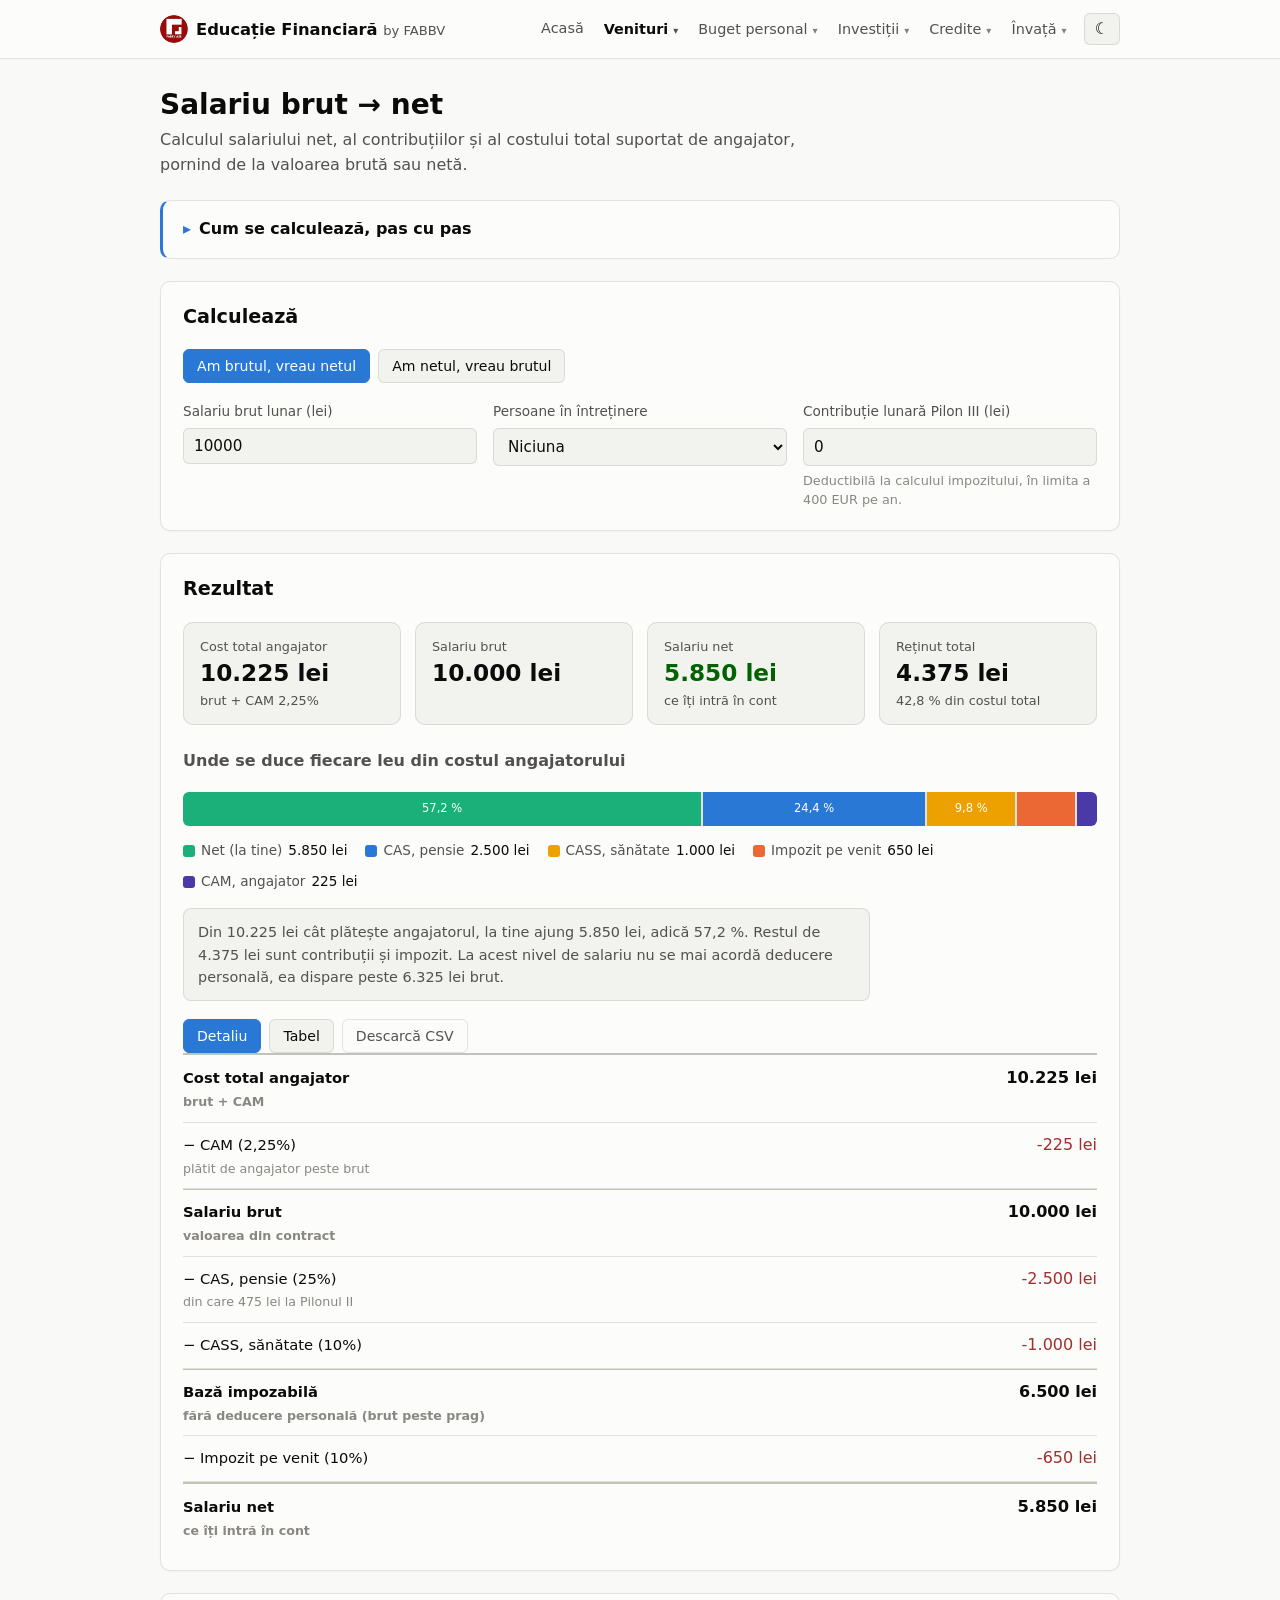
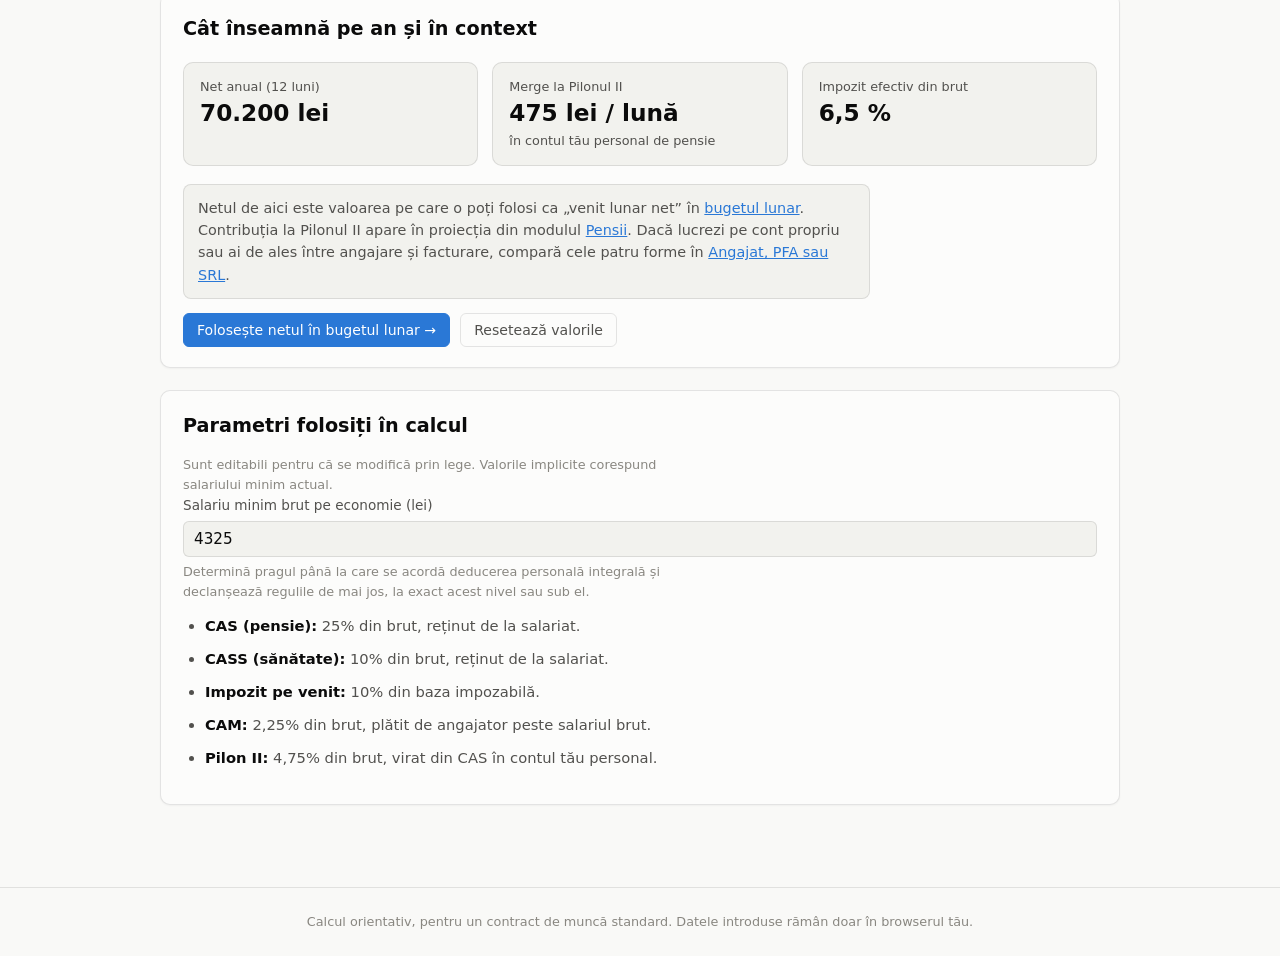
<file: salariu.html>
<!doctype html>
<html lang="ro">
<head>
  <meta charset="utf-8" />
  <meta name="viewport" content="width=device-width, initial-scale=1" />
  <title>Salariu brut → net · Educație Financiară</title>
  <meta name="description" content="Calculator de salariu: vezi ce se reține din brut, cât costă efectiv angajatorul și cât ajunge la tine." />
  <link rel="stylesheet" href="css/style.css" />
  <link rel="manifest" href="manifest.json" />
  <meta name="theme-color" content="#2a78d6" />
</head>
<body>
  <a class="skip-link" href="#main">Sari la conținut</a>
  <header class="site-header">
    <nav class="site-nav" id="site-nav" aria-label="Navigație principală"></nav>
  </header>

  <main id="main">
    <h1>Salariu brut → net</h1>
    <p class="subtitle">Calculul salariului net, al contribuțiilor și al costului total suportat de angajator, pornind de la valoarea brută sau netă.</p>

    <details class="explainer">
      <summary>Cum se calculează, pas cu pas</summary>
      <p>Angajatorul plătește <strong>salariul brut plus 2,25%</strong> contribuție asiguratorie pentru muncă (CAM). Aceasta este valoarea reală a costului tău pentru firmă.</p>
      <p>Din brut se rețin, în ordine:</p>
      <ul>
        <li><strong>CAS, contribuția pentru pensie: 25%</strong> din brut. O parte, 4,75% din brut, merge în contul tău personal de la Pilonul II, iar restul finanțează pensiile aflate în plată acum.</li>
        <li><strong>CASS, contribuția pentru sănătate: 10%</strong> din brut.</li>
        <li><strong>Impozitul pe venit: 10%</strong>, dar aplicat pe ce rămâne după CAS, CASS și deducerea personală, nu pe brut. De aceea impozitul efectiv raportat la brut este de aproximativ 6,5%, nu de 10%.</li>
      </ul>
      <p><strong>Deducerea personală</strong> reduce baza impozabilă pentru salariile mici. Se acordă integral până la nivelul salariului minim, scade în trepte de 50 de lei brut peste el și dispare complet la salariul minim plus 2.000 lei. Crește cu numărul de persoane aflate în întreținere.</p>
      <p><strong>La exact salariul minim</strong> se aplică o facilitate suplimentară: primii 200 de lei din brut sunt scutiți de CAS, CASS și impozit. Practic, CAS, CASS și impozitul se calculează ca pentru un brut mai mic cu 200 de lei, iar diferența rămâne integral la tine.</p>
      <p><strong>Sub salariul minim</strong> (mai exact, sub salariul minim minus 200 de lei) se aplică regula normei parțiale: tu plătești contribuții și impozit pe brutul real, dar angajatorul mai achită separat, în plus, diferența de CAS și CASS până la acel prag. Este mecanismul prin care statul descurajează un brut artificial de mic, folosit ca să se evite contribuțiile.</p>
      <p class="warn">Calculul acoperă un contract de muncă standard, cu normă întreagă. Nu include facilitățile pentru IT, construcții sau agricultură, deducerile suplimentare pentru tineri sub 26 de ani, tichetele de masă sau alte beneficii extrasalariale. Cotele se modifică prin lege, așa că verifică valorile din secțiunea „Parametri” dacă folosești calculatorul după o schimbare legislativă.</p>
    </details>

    <div class="card">
      <h2>Calculează</h2>
      <div class="view-toggle" role="group" aria-label="Direcția calculului">
        <button id="btn-mode-brut" class="primary" type="button">Am brutul, vreau netul</button>
        <button id="btn-mode-net" type="button">Am netul, vreau brutul</button>
      </div>

      <div class="field-grid" style="margin-top:18px">
        <div class="field" id="field-brut">
          <label for="brut">Salariu brut lunar (lei)</label>
          <input type="number" id="brut" min="0" max="200000" step="100" value="10000" inputmode="decimal" />
        </div>
        <div class="field hidden" id="field-net">
          <label for="net-dorit">Salariu net dorit (lei)</label>
          <input type="number" id="net-dorit" min="0" max="200000" step="100" value="5000" inputmode="decimal" />
        </div>
        <div class="field">
          <label for="persoane">Persoane în întreținere</label>
          <select id="persoane">
            <option value="0" selected>Niciuna</option>
            <option value="1">1 persoană</option>
            <option value="2">2 persoane</option>
            <option value="3">3 persoane</option>
            <option value="4">4 sau mai multe</option>
          </select>
        </div>
        <div class="field">
          <label for="pilon3">Contribuție lunară Pilon III (lei)</label>
          <input type="number" id="pilon3" min="0" max="20000" step="50" value="0" />
          <p class="field-hint">Deductibilă la calculul impozitului, în limita a 400 EUR pe an.</p>
        </div>
      </div>
    </div>

    <div class="card">
      <h2>Rezultat</h2>
      <div class="stat-row">
        <div class="stat-tile">
          <div class="label">Cost total angajator</div>
          <div class="value" id="stat-cost">—</div>
          <div class="label" style="margin-top:4px">brut + CAM 2,25%</div>
        </div>
        <div class="stat-tile">
          <div class="label">Salariu brut</div>
          <div class="value" id="stat-brut">—</div>
        </div>
        <div class="stat-tile">
          <div class="label">Salariu net</div>
          <div class="value good" id="stat-net">—</div>
          <div class="label" style="margin-top:4px">ce îți intră în cont</div>
        </div>
        <div class="stat-tile">
          <div class="label">Reținut total</div>
          <div class="value" id="stat-retinut">—</div>
          <div class="label" style="margin-top:4px" id="stat-retinut-pct"></div>
        </div>
      </div>

      <h3>Unde se duce fiecare leu din costul angajatorului</h3>
      <div class="bar-chart-wrap">
        <div class="stacked-bar" id="cost-bar"></div>
        <div class="legend" id="cost-legend"></div>
      </div>

      <p id="insight" class="insight"></p>

      <div class="view-toggle" role="group" aria-label="Mod de afișare">
        <button id="btn-view-chart" class="primary" type="button">Detaliu</button>
        <button id="btn-view-table" type="button">Tabel</button>
        <button id="btn-export-csv" type="button" class="ghost">Descarcă CSV</button>
      </div>

      <div id="chart-view">
        <div id="breakdown"></div>
      </div>

      <div id="table-view" class="hidden table-scroll">
        <table class="data-table">
          <caption class="sr-only">Detalierea calculului</caption>
          <thead>
            <tr><th scope="col">Element</th><th scope="col">Bază de calcul</th><th scope="col">Cotă</th><th scope="col">Sumă</th></tr>
          </thead>
          <tbody id="table-body"></tbody>
        </table>
      </div>
    </div>

    <div class="card">
      <h2>Cât înseamnă pe an și în context</h2>
      <div class="stat-row">
        <div class="stat-tile">
          <div class="label">Net anual (12 luni)</div>
          <div class="value" id="stat-anual">—</div>
        </div>
        <div class="stat-tile">
          <div class="label">Merge la Pilonul II</div>
          <div class="value" id="stat-pilon2">—</div>
          <div class="label" style="margin-top:4px">în contul tău personal de pensie</div>
        </div>
        <div class="stat-tile">
          <div class="label">Impozit efectiv din brut</div>
          <div class="value" id="stat-impozit-efectiv">—</div>
        </div>
      </div>
      <div id="prefill-slot"></div>
      <p class="insight">Netul de aici este valoarea pe care o poți folosi ca „venit lunar net” în <a href="buget.html">bugetul lunar</a>. Contribuția la Pilonul II apare în proiecția din modulul <a href="pensii.html">Pensii</a>. Dacă lucrezi pe cont propriu sau ai de ales între angajare și facturare, compară cele patru forme în <a href="forme-venit.html">Angajat, PFA sau SRL</a>.</p>
      <div class="button-row">
        <button id="btn-la-buget" type="button" class="primary">Folosește netul în bugetul lunar →</button>
        <button id="btn-reset" type="button" class="ghost">Resetează valorile</button>
      </div>
    </div>

    <div class="card">
      <h2>Parametri folosiți în calcul</h2>
      <p class="field-hint">Sunt editabili pentru că se modifică prin lege. Valorile implicite corespund salariului minim actual.</p>
      <div class="field-grid">
        <div class="field">
          <label for="salariu-minim">Salariu minim brut pe economie (lei)</label>
          <input type="number" id="salariu-minim" min="0" max="20000" step="50" value="4325" />
          <p class="field-hint">Determină pragul până la care se acordă deducerea personală integrală și declanșează regulile de mai jos, la exact acest nivel sau sub el.</p>
        </div>
      </div>
      <ul class="notes-list" style="margin-top:14px">
        <li><strong>CAS (pensie):</strong> 25% din brut, reținut de la salariat.</li>
        <li><strong>CASS (sănătate):</strong> 10% din brut, reținut de la salariat.</li>
        <li><strong>Impozit pe venit:</strong> 10% din baza impozabilă.</li>
        <li><strong>CAM:</strong> 2,25% din brut, plătit de angajator peste salariul brut.</li>
        <li><strong>Pilon II:</strong> 4,75% din brut, virat din CAS în contul tău personal.</li>
      </ul>
    </div>
  </main>

  <div id="tooltip" class="chart-tooltip" role="status" aria-live="polite"></div>

  <footer class="site-footer">
    <p>Calcul orientativ, pentru un contract de muncă standard. Datele introduse rămân doar în browserul tău.</p>
  </footer>

  <script src="js/common.js"></script>
  <script src="js/store.js"></script>
  <script src="js/finance.js"></script>
  <script src="js/salariu.js"></script>
  <script>renderNav("salariu.html");</script>
  <script data-goatcounter="https://codrutapps.goatcounter.com/count" async src="//gc.zgo.at/count.js"></script>
</body>
</html>
</file>
<file: css/style.css>
/* =====================================================================
   Educație Financiară — foaie de stil unică
   Organizare: 1. tokens  2. bază  3. layout  4. componente  5. responsive
   ===================================================================== */

/* --- 1. Tokens de culoare ------------------------------------------ */
/* Paleta categorică are 8 culori alese să rămână distincte inclusiv
   pentru daltonism; ordinea slot-urilor nu trebuie schimbată.          */

:root {
  color-scheme: light;
  --surface-page:   #f9f9f7;
  --surface-card:   #fcfcfb;
  --surface-sunken: #f2f2ee;
  --text-primary:   #0b0b0b;
  --text-secondary: #52514e;
  --text-muted:     #898781;
  --gridline:       #e1e0d9;
  --baseline:       #c3c2b7;
  --border:         rgba(11, 11, 11, 0.10);
  --good-text:      #006300;
  --critical-text:  #a02f2f;
  --warn-text:      #8a5a00;

  --series-1: #2a78d6; /* albastru */
  --series-2: #eb6834; /* portocaliu */
  --series-3: #1baf7a; /* turcoaz */
  --series-4: #eda100; /* galben */
  --series-5: #e87ba4; /* magenta */
  --series-6: #008300; /* verde */
  --series-7: #4a3aa7; /* violet */
  --series-8: #e34948; /* roșu */

  --accent: var(--series-1);
  --radius: 10px;
  --shadow: 0 1px 2px rgba(11, 11, 11, 0.04);
}

/* Tema întunecată: aceleași opt nuanțe, reașezate pentru fundal închis.
   Se aplică fie din setarea sistemului, fie din butonul de comutare.    */
@media (prefers-color-scheme: dark) {
  :root:not([data-theme="light"]) {
    color-scheme: dark;
    --surface-page:   #0d0d0d;
    --surface-card:   #1a1a19;
    --surface-sunken: #232322;
    --text-primary:   #ffffff;
    --text-secondary: #c3c2b7;
    --text-muted:     #a3a199;
    --gridline:       #2c2c2a;
    --baseline:       #383835;
    --border:         rgba(255, 255, 255, 0.12);
    --good-text:      #0ca30c;
    --critical-text:  #e66767;
    --warn-text:      #fab219;

    --series-1: #3987e5;
    --series-2: #d95926;
    --series-3: #199e70;
    --series-4: #c98500;
    --series-5: #d55181;
    --series-6: #008300;
    --series-7: #9085e9;
    --series-8: #e66767;
    --shadow: none;
  }
}

:root[data-theme="dark"] {
  color-scheme: dark;
  --surface-page:   #0d0d0d;
  --surface-card:   #1a1a19;
  --surface-sunken: #232322;
  --text-primary:   #ffffff;
  --text-secondary: #c3c2b7;
  --text-muted:     #a3a199;
  --gridline:       #2c2c2a;
  --baseline:       #383835;
  --border:         rgba(255, 255, 255, 0.12);
  --good-text:      #0ca30c;
  --critical-text:  #e66767;
  --warn-text:      #fab219;

  --series-1: #3987e5;
  --series-2: #d95926;
  --series-3: #199e70;
  --series-4: #c98500;
  --series-5: #d55181;
  --series-6: #008300;
  --series-7: #9085e9;
  --series-8: #e66767;
  --shadow: none;
}

/* --- 2. Bază -------------------------------------------------------- */

* { box-sizing: border-box; }

html { scroll-behavior: smooth; }

@media (prefers-reduced-motion: reduce) {
  html { scroll-behavior: auto; }
  * { transition: none !important; animation: none !important; }
}

body {
  margin: 0;
  background: var(--surface-page);
  color: var(--text-primary);
  font-family: system-ui, -apple-system, "Segoe UI", sans-serif;
  line-height: 1.55;
  -webkit-font-smoothing: antialiased;
}

a { color: var(--accent); }

h1 { font-size: 1.75rem; margin: 0 0 6px; line-height: 1.25; }
h2 { font-size: 1.2rem; margin: 0 0 14px; }
h3 { font-size: 1rem; margin: 24px 0 10px; color: var(--text-secondary); }

.subtitle {
  color: var(--text-secondary);
  margin: 0 0 22px;
  max-width: 65ch;
}

/* Focus vizibil pentru navigarea cu tastatura. */
:where(a, button, input, select, summary, [tabindex]):focus-visible {
  outline: 2px solid var(--accent);
  outline-offset: 2px;
  border-radius: 4px;
}

/* Link de salt, vizibil doar la focalizare cu Tab. */
.skip-link {
  position: absolute;
  left: -9999px;
  top: 0;
  background: var(--accent);
  color: #fff;
  padding: 10px 16px;
  z-index: 100;
  border-radius: 0 0 var(--radius) 0;
}
.skip-link:focus { left: 0; }

/* Text disponibil doar pentru cititoarele de ecran. */
.sr-only {
  position: absolute;
  width: 1px; height: 1px;
  padding: 0; margin: -1px;
  overflow: hidden;
  clip: rect(0, 0, 0, 0);
  white-space: nowrap;
  border: 0;
}

/* --- 3. Layout ------------------------------------------------------ */

.site-header {
  border-bottom: 1px solid var(--border);
  background: var(--surface-card);
  position: sticky;
  top: 0;
  z-index: 20;
}

.site-nav {
  max-width: 1000px;
  margin: 0 auto;
  padding: 12px 20px;
  display: flex;
  align-items: center;
  gap: 16px;
}

.site-nav .brand {
  display: flex;
  align-items: center;
  gap: 8px;
  font-weight: 700;
  font-size: 1.02rem;
  text-decoration: none;
  color: var(--text-primary);
}

.site-nav .brand-logo {
  width: 28px;
  height: 28px;
  border-radius: 50%;
  flex: none;
  /* Fișierul sursă are cercul roșu înscris exact în cadru: decupajul
     circular elimină colțurile albe fără să mai fie nevoie de o variantă
     separată a siglei. */
  object-fit: cover;
}

.site-nav .brand-suffix {
  font-weight: 500;
  font-size: 0.82rem;
  color: var(--text-secondary);
  white-space: nowrap;
}

.nav-links {
  display: flex;
  align-items: center;
  gap: 18px;
  margin-left: auto;
  flex-wrap: wrap;
}

.nav-link {
  text-decoration: none;
  color: var(--text-secondary);
  font-size: 0.9rem;
  padding: 5px 1px;
  border-bottom: 2px solid transparent;
  white-space: nowrap;
}
.nav-link:hover { color: var(--text-primary); }
.nav-link.active {
  color: var(--text-primary);
  border-bottom-color: var(--accent);
  font-weight: 600;
}

.nav-burger {
  display: none;
  margin-left: auto;
  font-size: 1.1rem;
  padding: 5px 10px;
}

.theme-toggle {
  font-size: 1rem;
  line-height: 1;
  padding: 7px 10px;
  flex: none;
}

main {
  max-width: 1000px;
  margin: 0 auto;
  padding: 28px 20px 60px;
}

/* --- 4. Componente -------------------------------------------------- */

.card {
  background: var(--surface-card);
  border: 1px solid var(--border);
  border-radius: var(--radius);
  padding: 20px 22px;
  margin-bottom: 22px;
  box-shadow: var(--shadow);
}

/* Blocul pliabil cu explicații educaționale. */
.explainer {
  background: var(--surface-card);
  border: 1px solid var(--border);
  border-left: 3px solid var(--accent);
  border-radius: var(--radius);
  padding: 4px 20px;
  margin-bottom: 22px;
}
.explainer summary {
  cursor: pointer;
  font-weight: 600;
  padding: 12px 0;
  list-style: none;
  display: flex;
  align-items: center;
  gap: 8px;
}
.explainer summary::-webkit-details-marker { display: none; }
.explainer summary::before {
  content: "▸";
  color: var(--accent);
  transition: transform 0.15s ease;
}
.explainer[open] summary::before { transform: rotate(90deg); }
.explainer p, .explainer ul { color: var(--text-secondary); font-size: 0.92rem; max-width: 70ch; }
.explainer p.warn { color: var(--warn-text); }
.explainer ul { padding-left: 20px; }
.explainer li { margin-bottom: 6px; }

/* --- Pagina principală ---------------------------------------------- */

/* Titlu de secțiune între grupurile de module. */
.section-title {
  font-size: 0.8rem;
  text-transform: uppercase;
  letter-spacing: 0.06em;
  color: var(--text-muted);
  margin: 30px 0 0;
  padding-bottom: 6px;
  border-bottom: 1px solid var(--gridline);
}

/* Rândul de context de sub titlul de secțiune: spune la ce folosește
   grupul, ca titlurile scurte ale cartonașelor să nu rămână singurele
   indicii. */
.section-lead {
  margin: 10px 0 0;
  max-width: 72ch;
  font-size: 0.9rem;
  line-height: 1.55;
  color: var(--text-secondary);
}

.hero-card { border-left: 3px solid var(--accent); }

.hero-main {
  display: flex;
  gap: 24px;
  align-items: center;
  flex-wrap: wrap;
}
.hero-text { flex: 1; min-width: 260px; }
.hero-text h2 { margin-bottom: 6px; }
.hero-lead { margin: 0; color: var(--text-secondary); font-size: 0.94rem; max-width: 62ch; }

.hero-actions {
  display: flex;
  flex-direction: column;
  gap: 9px;
  flex: none;
}

.hero-btn {
  display: block;
  padding: 10px 18px;
  border-radius: 6px;
  border: 1px solid var(--border);
  background: var(--surface-sunken);
  color: var(--text-primary);
  text-decoration: none;
  font-size: 0.9rem;
  text-align: center;
  white-space: nowrap;
  transition: border-color 0.15s ease;
}
.hero-btn:hover { border-color: var(--accent); }
.hero-btn.primary {
  background: var(--accent);
  border-color: var(--accent);
  color: #fff;
  font-weight: 500;
}

.hero-progress { margin-top: 18px; }
.hero-progress-label {
  font-size: 0.82rem;
  color: var(--text-secondary);
  margin-bottom: 6px;
}

/* Carduri de pe pagina principală. */
.module-grid {
  display: grid;
  grid-template-columns: repeat(auto-fit, minmax(240px, 1fr));
  gap: 16px;
  margin-top: 20px;
}

.module-card {
  display: block;
  background: var(--surface-card);
  border: 1px solid var(--border);
  border-radius: var(--radius);
  padding: 18px 20px;
  text-decoration: none;
  color: var(--text-primary);
  transition: border-color 0.15s ease, transform 0.15s ease;
  box-shadow: var(--shadow);
}
.module-card:hover {
  border-color: var(--accent);
  transform: translateY(-2px);
}
.module-card h3 { margin: 0 0 6px; font-size: 1.05rem; color: var(--text-primary); }
.module-card p { margin: 0; color: var(--text-secondary); font-size: 0.9rem; }
.module-card .status {
  display: inline-block;
  margin-top: 10px;
  font-size: 0.78rem;
  color: var(--text-muted);
}

/* Subtitlu care împarte un formular lung în grupuri cu sens. */
.form-group-title {
  margin: 26px 0 2px;
  font-size: 0.95rem;
  color: var(--text-primary);
}

/* Formulare. */
.field-grid {
  display: grid;
  grid-template-columns: repeat(auto-fit, minmax(210px, 1fr));
  gap: 16px;
}

.field { min-width: 0; }

label {
  display: block;
  font-size: 0.85rem;
  color: var(--text-secondary);
  margin-bottom: 5px;
  font-weight: 500;
}

.field-hint {
  font-size: 0.8rem;
  color: var(--text-muted);
  margin: 5px 0 0;
  max-width: 60ch;
}

/* Avertisment legat de un câmp anume, fără să blocheze calculul. */
.field-hint.warn-inline {
  color: var(--warn-text);
  border-left: 2px solid var(--warn-text);
  padding-left: 8px;
}

input[type="number"], input[type="text"], select {
  width: 100%;
  padding: 8px 10px;
  border: 1px solid var(--border);
  border-radius: 6px;
  background: var(--surface-sunken);
  color: var(--text-primary);
  font-size: 0.95rem;
  font-family: inherit;
}

input:hover, select:hover { border-color: var(--baseline); }

button {
  font-family: inherit;
  font-size: 0.88rem;
  border-radius: 6px;
  border: 1px solid var(--border);
  background: var(--surface-sunken);
  color: var(--text-primary);
  padding: 8px 13px;
  cursor: pointer;
  transition: border-color 0.15s ease, background 0.15s ease;
}
button:hover:not(:disabled) { border-color: var(--accent); }
button:disabled { opacity: 0.45; cursor: not-allowed; }

button.primary {
  background: var(--accent);
  border-color: var(--accent);
  color: #fff;
  font-weight: 500;
}
button.ghost { background: transparent; color: var(--text-secondary); }
button.ghost:hover { color: var(--text-primary); }

.button-row {
  display: flex;
  gap: 10px;
  flex-wrap: wrap;
  margin-top: 14px;
}

/* --- Modulul de buget ------------------------------------------------ */

/* Bara cu luna activă și acțiunile ei. */
.month-bar {
  display: flex;
  justify-content: space-between;
  align-items: center;
  gap: 16px;
  flex-wrap: wrap;
  padding: 14px 18px;
}

.month-nav { display: flex; align-items: center; gap: 10px; }
.month-nav button { padding: 6px 12px; font-size: 1rem; line-height: 1; }

.month-current { display: flex; flex-direction: column; gap: 2px; min-width: 170px; }
.month-current select { font-size: 0.98rem; font-weight: 600; }
.month-meta { font-size: 0.76rem; color: var(--text-muted); }

.month-actions { display: flex; gap: 8px; flex-wrap: wrap; }

/* Șabloanele de pornire. */
.template-grid {
  display: grid;
  grid-template-columns: repeat(auto-fit, minmax(220px, 1fr));
  gap: 12px;
  margin-top: 14px;
}

.template-card {
  display: flex;
  flex-direction: column;
  gap: 5px;
  text-align: left;
  padding: 15px 16px;
  background: var(--surface-sunken);
  border-radius: var(--radius);
}
.template-card strong { font-size: 0.96rem; }
.template-card span { font-size: 0.85rem; color: var(--text-secondary); }
.template-card .template-meta { font-size: 0.78rem; color: var(--text-muted); margin-top: 3px; }

/* Rândurile de venit. */
.income-header, .income-row {
  display: grid;
  grid-template-columns: 1fr 120px 130px 36px;
  gap: 10px;
  align-items: center;
}
.income-row { margin-bottom: 8px; }

/* Rândurile de cheltuieli: culoare, nume, grupă, frecvență, plan, real, ștergere. */
.expense-header, .expense-row {
  display: grid;
  grid-template-columns: 16px 1fr 110px 120px 120px 110px 36px;
  gap: 10px;
  align-items: center;
}

/* Categoriile fără slot de culoare intră în „Altele” pe grafic. */
.expense-row .swatch.swatch-altele {
  background: repeating-linear-gradient(
    45deg, var(--gridline), var(--gridline) 3px, var(--surface-card) 3px, var(--surface-card) 6px
  );
  border: 1px solid var(--baseline);
}

/* Echivalentul lunar al unei cheltuieli rare, sub câmpul de sumă. */
.exp-plan-wrap, .exp-real-wrap { min-width: 0; }
.exp-equiv {
  display: block;
  font-size: 0.72rem;
  color: var(--text-muted);
  margin-top: 3px;
  white-space: nowrap;
}

/* Abaterea față de plan, sub câmpul „realizat”. */
.exp-abatere {
  display: block;
  font-size: 0.75rem;
  font-weight: 600;
  margin-top: 3px;
  text-align: right;
  white-space: nowrap;
  font-variant-numeric: tabular-nums;
}
.exp-abatere.good { color: var(--good-text); }
.exp-abatere.critical { color: var(--critical-text); }

/* Un link care arată ca un buton, în rândurile de acțiuni. */
.button-link {
  display: inline-flex;
  align-items: center;
  padding: 8px 13px;
  border-radius: 6px;
  border: 1px solid transparent;
  font-size: 0.88rem;
  color: var(--text-secondary);
  text-decoration: none;
}
.button-link:hover { color: var(--text-primary); border-color: var(--accent); }

/* Plan față de realitate. */
.variance-row {
  display: grid;
  grid-template-columns: 1fr auto auto;
  gap: 10px 16px;
  align-items: baseline;
  padding: 10px 0;
  border-bottom: 1px solid var(--gridline);
}
.variance-row:last-of-type { border-bottom: none; }
.variance-name { font-size: 0.92rem; overflow-wrap: anywhere; }
.variance-numbers {
  font-size: 0.85rem;
  color: var(--text-muted);
  font-variant-numeric: tabular-nums;
}

/* Starea se citește din simbol și text, nu doar din culoare. */
.variance-badge {
  font-size: 0.83rem;
  font-weight: 600;
  font-variant-numeric: tabular-nums;
  white-space: nowrap;
  min-width: 96px;
  text-align: right;
}
.variance-badge.critical { color: var(--critical-text); }
.variance-badge.good { color: var(--good-text); }
.variance-badge.neutral { color: var(--text-muted); }

/* Repere pe categorii. */
.benchmark-row { padding: 12px 0; border-bottom: 1px solid var(--gridline); }
.benchmark-row:last-child { border-bottom: none; }
.benchmark-head {
  display: flex;
  justify-content: space-between;
  gap: 12px;
  flex-wrap: wrap;
  font-size: 0.9rem;
  margin-bottom: 6px;
}
.benchmark-name { font-weight: 600; }
.benchmark-value { color: var(--text-muted); font-variant-numeric: tabular-nums; }
.benchmark-note {
  margin: 8px 0 0;
  font-size: 0.85rem;
  color: var(--text-secondary);
  max-width: 72ch;
}

/* Mesajul de la import. */
.import-error { border-left: 3px solid var(--critical-text); color: var(--critical-text); }

.expense-header {
  font-size: 0.78rem;
  color: var(--text-muted);
  text-transform: uppercase;
  letter-spacing: 0.03em;
  margin-bottom: 8px;
  padding-bottom: 6px;
  border-bottom: 1px solid var(--gridline);
}

.expense-row { margin-bottom: 8px; }

.expense-row .swatch { width: 14px; height: 14px; border-radius: 3px; }

.expense-row button.remove {
  color: var(--critical-text);
  padding: 5px 8px;
  background: transparent;
  border-color: transparent;
}
.expense-row button.remove:hover { border-color: var(--critical-text); }

/* Datoriile multiple. */
.debt-head, .debt-row {
  display: grid;
  grid-template-columns: 1.4fr 1fr 1fr 1fr;
  gap: 10px;
  align-items: center;
}
.debt-head {
  font-size: 0.78rem;
  color: var(--text-muted);
  text-transform: uppercase;
  letter-spacing: 0.03em;
  margin-bottom: 8px;
  padding-bottom: 6px;
  border-bottom: 1px solid var(--gridline);
}
.debt-row { margin-bottom: 8px; }
.debt-name { font-size: 0.9rem; }

/* Cartonașe cu indicatori. */
.stat-row {
  display: grid;
  grid-template-columns: repeat(auto-fit, minmax(165px, 1fr));
  gap: 14px;
  margin: 18px 0;
}

.stat-tile {
  padding: 14px 16px;
  border: 1px solid var(--border);
  border-radius: var(--radius);
  background: var(--surface-sunken);
  min-width: 0;
}

.stat-tile.with-id { border-left: 3px solid var(--accent-id, var(--accent)); }

.stat-tile .label { font-size: 0.8rem; color: var(--text-secondary); }
.stat-tile .value {
  font-size: 1.45rem;
  font-weight: 700;
  margin-top: 2px;
  line-height: 1.2;
  overflow-wrap: anywhere;
}
.stat-tile .value.good { color: var(--good-text); }
.stat-tile .value.critical { color: var(--critical-text); }

/* --- Alinierea pe rânduri a widget-urilor ----------------------------
   Într-un rând de câmpuri sau de cartonașe, unele etichete încap pe un
   rând și altele pe două, iar unele au explicație dedesubt și altele nu.
   Fără o legătură între ele, casetele de input și cifrele mari ajung la
   înălțimi diferite și rândul pare strâmb.

   `subgrid` leagă cele trei benzi interne (etichetă / conținut / notă) de
   rândurile părintelui, deci toate elementele de pe același rând le împart.
   Gutiera internă se anulează: distanțele dintre etichetă, control și notă
   vin din marginile lor, nu din `gap`-ul grilei — altfel s-ar dubla.

   Rezervarea este de trei benzi, deci un element cu un al patrulea copil
   ar da pe dinafară și ar scrie peste ce urmează. De aceea fiecare grilă se
   verifică întâi cu `:has()`: dacă vreun element din ea are mai mult de trei
   copii, grila întreagă revine la comportamentul dinainte. Mai bine
   nealiniat decât suprapus, iar regula se autoprotejează la conținut viitor.

   Browserele fără subgrid sau fără `:has()` ignoră blocul și păstrează
   aranjarea de dinainte, deci nimic nu se strică; doar nu se aliniază. */
@supports (grid-template-rows: subgrid) and selector(:has(*)) {
  .field-grid:not(:has(> .field > :nth-child(4))) > .field,
  .stat-row:not(:has(> .stat-tile > :nth-child(4))) > .stat-tile,
  .module-grid:not(:has(> .module-card > :nth-child(4))) > .module-card {
    display: grid;
    grid-template-rows: subgrid;
    grid-row: span 3;
    row-gap: 0;
  }

  /* Ultima bandă preia spațiul rămas, ca notele scurte să stea lipite de
     conținutul lor, nu suspendate la mijloc. */
  .field-grid:not(:has(> .field > :nth-child(4))) > .field > :last-child,
  .stat-row:not(:has(> .stat-tile > :nth-child(4))) > .stat-tile > :last-child,
  .module-grid:not(:has(> .module-card > :nth-child(4))) > .module-card > :last-child {
    align-self: start;
  }
}

/* Bara stivuită de distribuție. */
.bar-chart-wrap { margin-top: 18px; }

.stacked-bar {
  display: flex;
  height: 34px;
  border-radius: 6px;
  overflow: hidden;
  background: var(--gridline);
  gap: 2px; /* separarea se face prin spațiu, nu prin contur */
}

.stacked-bar .segment { min-width: 2px; position: relative; }
.stacked-bar .segment.labelled {
  display: flex;
  align-items: center;
  justify-content: center;
  color: #fff;
  font-size: 0.72rem;
  font-weight: 500;
}

/* Graficul circular (inel) din buget. */
.pie-layout {
  display: flex;
  flex-wrap: wrap;
  align-items: center;
  justify-content: center;
  gap: 24px 48px;
  margin-top: 8px;
}
.pie-chart { width: 340px; max-width: 100%; flex: none; }
.pie-svg { display: block; width: 100%; height: auto; overflow: visible; }
.legend.legend-column { flex-direction: column; gap: 8px; margin-top: 0; flex: none; }

.pie-group {
  transition: transform 0.22s cubic-bezier(0.2, 0.8, 0.2, 1), opacity 0.2s ease;
}
.pie-slice {
  stroke: var(--surface-card);
  stroke-width: 2.5px;
  stroke-linejoin: round;
  cursor: pointer;
  outline: none;
}
/* Felia activă iese ușor din inel; celelalte se estompează. */
.pie-group.active { transform: translate(var(--dx), var(--dy)); }
.has-active .pie-group:not(.active) { opacity: 0.35; }
.pie-slice:focus-visible { stroke: var(--text-primary); }

.pie-center { pointer-events: none; }
.pie-center-label {
  text-anchor: middle;
  font-size: 9.5px;
  letter-spacing: 0.06em;
  text-transform: uppercase;
  fill: var(--text-muted);
}
.pie-center-value {
  text-anchor: middle;
  font-size: 19px;
  font-weight: 700;
  fill: var(--text-primary);
  font-variant-numeric: tabular-nums;
}
.pie-center-note { text-anchor: middle; font-size: 9.5px; fill: var(--text-secondary); }

/* Etichetele legate de felii, doar pe ecrane late. */
.pie-chart-labels { display: none; max-width: 860px; margin: 12px auto 0; }
.pie-label { transition: opacity 0.2s ease; }
.pie-leader {
  fill: none;
  stroke-width: 1.2px;
  stroke-linecap: round;
  opacity: 0.75;
}
.pie-dot-end { fill: var(--surface-card); stroke-width: 1.5px; }
.pie-label-name { font-size: 10.5px; fill: var(--text-secondary); }
.pie-label-value {
  font-size: 11.5px;
  font-weight: 600;
  fill: var(--text-primary);
  font-variant-numeric: tabular-nums;
}
.pie-label-pct { font-weight: 400; fill: var(--text-muted); }
.pie-label-hit { fill: transparent; cursor: default; }
.has-active .pie-label:not(.active) { opacity: 0.3; }
.pie-label.active .pie-leader { opacity: 1; stroke-width: 1.6px; }
.pie-label.active .pie-label-name { fill: var(--text-primary); }

@media (min-width: 900px) {
  .pie-chart-labels { display: block; }
  .pie-chart-labels + .pie-layout { display: none; }
}

/* La prima afișare feliile apar pe rând, iar etichetele după ele. */
@media (prefers-reduced-motion: no-preference) {
  .pie-intro .pie-group {
    animation: pie-in 0.5s cubic-bezier(0.2, 0.8, 0.2, 1) both;
    animation-delay: calc(var(--i) * 35ms);
  }
  .pie-intro .pie-labels,
  .pie-intro .pie-center {
    animation: pie-fade 0.4s ease both;
    animation-delay: 0.35s;
  }
}
@keyframes pie-in {
  from { opacity: 0; transform: scale(0.92); }
  to { opacity: 1; transform: scale(1); }
}
@keyframes pie-fade {
  from { opacity: 0; }
  to { opacity: 1; }
}

/* Legendă. */
.legend {
  display: flex;
  flex-wrap: wrap;
  gap: 10px 18px;
  margin-top: 14px;
  font-size: 0.85rem;
}
.legend .item { display: flex; align-items: center; gap: 6px; color: var(--text-secondary); }
.legend .swatch { width: 12px; height: 12px; border-radius: 3px; flex: none; }
.legend .swatch.line { width: 16px; height: 3px; border-radius: 2px; }
/* Seriile de referință (banii depuși) apar punctate și în grafic, și în legendă. */
.legend .swatch.line.dashed {
  height: 3px;
  border-radius: 0;
  background: none !important;
  border-top: 3px dashed currentColor;
}
.legend .amount { color: var(--text-primary); font-variant-numeric: tabular-nums; font-weight: 500; }

/* --- Comparația formelor de venit ------------------------------------
   Trei bare cu același total, ca diferența să se citească în compoziție,
   nu în lungime. */

.forma-row { margin-bottom: 18px; }
.forma-row:last-child { margin-bottom: 0; }

.forma-head {
  display: flex;
  align-items: baseline;
  justify-content: space-between;
  gap: 12px;
  margin-bottom: 6px;
  flex-wrap: wrap;
}
.forma-nume { font-size: 0.92rem; font-weight: 600; color: var(--text-primary); }
.forma-valoare {
  font-size: 0.9rem;
  color: var(--text-secondary);
  font-variant-numeric: tabular-nums;
}

/* Marcajul formei cu cel mai mare net — o etichetă, nu o recomandare. */
.forma-marca {
  margin-left: 8px;
  padding: 2px 8px;
  border-radius: 999px;
  background: var(--surface-sunken);
  border: 1px solid var(--border);
  color: var(--good-text);
  font-size: 0.72rem;
  font-weight: 600;
  letter-spacing: 0.01em;
  white-space: nowrap;
}

.forma-titlu {
  margin: 22px 0 4px;
  font-size: 0.95rem;
  color: var(--text-secondary);
}
#breakdown .forma-titlu:first-child { margin-top: 8px; }

/* Scenariile de randament. */
.scenario-row {
  display: grid;
  grid-template-columns: 16px 1fr 110px;
  gap: 10px;
  align-items: center;
  margin-bottom: 10px;
}
.scenario-row .swatch { width: 14px; height: 14px; border-radius: 3px; }
.scenario-row .name { font-size: 0.92rem; color: var(--text-primary); margin: 0; font-weight: 400; }

/* Bara de progres a obiectivului. */
.meter { margin-top: 18px; }
.meter-header {
  display: flex;
  justify-content: space-between;
  gap: 12px;
  font-size: 0.85rem;
  color: var(--text-secondary);
  margin-bottom: 6px;
}
.meter-track {
  height: 14px;
  border-radius: 7px;
  background: var(--gridline);
  overflow: hidden;
}
.meter-fill {
  height: 100%;
  border-radius: 7px;
  background: var(--accent);
  transition: width 0.2s ease;
}
.meter-fill.good { background: var(--good-text); }

/* Barele regulii 50/30/20. */
.rule-row { margin-bottom: 16px; }
.rule-head {
  display: flex;
  justify-content: space-between;
  gap: 12px;
  font-size: 0.87rem;
  margin-bottom: 5px;
  flex-wrap: wrap;
}
.rule-target { color: var(--text-muted); font-variant-numeric: tabular-nums; }
.rule-track {
  position: relative;
  height: 12px;
  border-radius: 6px;
  background: var(--gridline);
  overflow: hidden;
}
.rule-fill { height: 100%; border-radius: 6px; transition: width 0.2s ease; }
/* Reperul țintei recomandate. */
.rule-marker {
  position: absolute;
  top: -3px;
  bottom: -3px;
  width: 2px;
  background: var(--text-primary);
  opacity: 0.55;
}

/* Comutator grafic/tabel. */
.view-toggle {
  display: flex;
  gap: 8px;
  margin-top: 18px;
  flex-wrap: wrap;
}

/* Tabele. */
.table-scroll { overflow-x: auto; margin-top: 4px; }
.table-tall { max-height: 460px; overflow-y: auto; }

table.data-table {
  width: 100%;
  border-collapse: collapse;
  margin-top: 12px;
  font-size: 0.88rem;
}
table.data-table th, table.data-table td {
  text-align: left;
  padding: 8px 10px;
  border-bottom: 1px solid var(--gridline);
  white-space: nowrap;
}
table.data-table th {
  color: var(--text-secondary);
  font-weight: 600;
  position: sticky;
  top: 0;
  background: var(--surface-card);
}
table.data-table td:not(:first-child),
table.data-table th:not(:first-child) {
  text-align: right;
  font-variant-numeric: tabular-nums;
}
table.data-table tbody tr:hover { background: var(--surface-sunken); }

/* Blocuri de concluzii și note. */
.insight {
  margin-top: 16px;
  padding: 12px 14px;
  border-radius: 8px;
  border: 1px solid var(--border);
  background: var(--surface-sunken);
  font-size: 0.9rem;
  color: var(--text-secondary);
  max-width: 75ch;
}

.notes-list {
  padding-left: 22px;
  color: var(--text-secondary);
  font-size: 0.92rem;
  max-width: 72ch;
}
.notes-list li { margin-bottom: 10px; }
.notes-list strong { color: var(--text-primary); }

/* Tooltip pentru grafice. */
.chart-tooltip {
  position: fixed;
  pointer-events: none;
  background: var(--text-primary);
  color: var(--surface-card);
  font-size: 0.8rem;
  padding: 7px 10px;
  border-radius: 6px;
  opacity: 0;
  transform: translate(-50%, -100%);
  transition: opacity 0.08s ease;
  white-space: nowrap;
  z-index: 50;
  box-shadow: 0 4px 12px rgba(0, 0, 0, 0.18);
  max-width: 90vw;
}
.chart-tooltip.visible { opacity: 1; }
/* Stare intermediară folosită doar pentru a măsura dimensiunea. */
.chart-tooltip.measuring { opacity: 0; display: block; }
.chart-tooltip .tt-head { color: var(--surface-card); opacity: 0.75; margin-bottom: 3px; }
.chart-tooltip .tt-row { display: flex; align-items: center; gap: 6px; }
.chart-tooltip .tt-key { display: inline-block; width: 10px; height: 2px; border-radius: 1px; flex: none; }

.line-chart-wrap { margin-top: 18px; position: relative; }

/* --- Submeniuri de navigație ---------------------------------------- */

.nav-group { position: relative; }

.nav-trigger {
  background: none;
  border: none;
  padding: 5px 1px;
  cursor: pointer;
  font-size: 0.9rem;
  font-family: inherit;
}
/* Săgeata care indică prezența unui submeniu. */
.nav-trigger::after {
  content: "▾";
  margin-left: 5px;
  font-size: 0.7em;
  opacity: 0.7;
}
.nav-group.open .nav-trigger::after { opacity: 1; }

.nav-panel {
  display: none;
  position: absolute;
  top: calc(100% + 10px);
  left: 0;
  width: max-content;
  min-width: 260px;
  max-width: min(360px, calc(100vw - 32px));
  background: var(--surface-card);
  border: 1px solid var(--border);
  border-radius: var(--radius);
  padding: 8px;
  box-shadow: 0 6px 20px rgba(0, 0, 0, 0.12);
  z-index: 30;
}
.nav-group.open .nav-panel { display: block; }

/* Ultimul grup este lipit de marginea dreaptă a antetului: dacă panoul
   ar porni tot din stânga, ar ieși din ecran. */
.nav-links > .nav-group:last-child .nav-panel { left: auto; right: 0; }

.nav-panel-desc {
  margin: 4px 10px 10px;
  font-size: 0.78rem;
  line-height: 1.45;
  color: var(--text-muted);
}

.nav-sublink {
  display: block;
  padding: 8px 10px;
  border-radius: 6px;
  text-decoration: none;
  color: var(--text-secondary);
  font-size: 0.9rem;
  white-space: normal;
}
.nav-sublink:hover { background: var(--surface-sunken); color: var(--text-primary); }
.nav-sublink.active { color: var(--text-primary); font-weight: 600; background: var(--surface-sunken); }

.nav-sublink-label { display: block; }
.nav-sublink-desc {
  display: block;
  margin-top: 3px;
  font-size: 0.78rem;
  line-height: 1.4;
  color: var(--text-muted);
}
.nav-sublink:hover .nav-sublink-desc { color: var(--text-secondary); }

/* --- Sugestia de preluare a unei valori din alt modul ---------------- */

.prefill-note {
  display: flex;
  align-items: center;
  gap: 10px;
  flex-wrap: wrap;
  margin-top: 16px;
  padding: 11px 14px;
  border-radius: 8px;
  border: 1px dashed var(--accent);
  background: var(--surface-sunken);
  font-size: 0.88rem;
  color: var(--text-secondary);
}
.prefill-note .prefill-apply { margin-left: auto; }
.prefill-note .prefill-dismiss {
  background: transparent;
  border-color: transparent;
  color: var(--text-muted);
  padding: 6px 8px;
}

button.danger { color: var(--critical-text); }
button.danger:hover:not(:disabled) { border-color: var(--critical-text); }

/* --- Lecții ---------------------------------------------------------- */

.lesson-grid {
  display: grid;
  grid-template-columns: repeat(auto-fit, minmax(250px, 1fr));
  gap: 14px;
}

.lesson-card {
  display: block;
  background: var(--surface-sunken);
  border: 1px solid var(--border);
  border-radius: var(--radius);
  padding: 15px 17px;
  text-decoration: none;
  color: var(--text-primary);
  transition: border-color 0.15s ease, transform 0.15s ease;
}
.lesson-card:hover { border-color: var(--accent); transform: translateY(-2px); }
.lesson-card.done { border-left: 3px solid var(--good-text); }

.lesson-card-top {
  display: flex;
  justify-content: space-between;
  align-items: center;
  margin-bottom: 8px;
}
.lesson-badge {
  display: inline-flex;
  align-items: center;
  justify-content: center;
  width: 24px; height: 24px;
  border-radius: 50%;
  background: var(--gridline);
  color: var(--text-secondary);
  font-size: 0.78rem;
  font-weight: 600;
  flex: none;
}
.lesson-card.done .lesson-badge { background: var(--good-text); color: #fff; }
.lesson-time { font-size: 0.78rem; color: var(--text-muted); }

.lesson-card h3 { margin: 0 0 5px; font-size: 0.98rem; color: var(--text-primary); }
.lesson-card p { margin: 0; font-size: 0.86rem; color: var(--text-secondary); }
.lesson-card .status { display: block; margin-top: 9px; font-size: 0.78rem; color: var(--text-muted); }

.back-link { margin-bottom: 14px; padding-left: 0; }

.lesson-body { max-width: 72ch; }
.lesson-body p { color: var(--text-secondary); font-size: 0.96rem; line-height: 1.65; }
.lesson-body h3 { margin-top: 22px; color: var(--text-primary); font-size: 1.02rem; }
.lesson-insight {
  border-left: 3px solid var(--accent);
  color: var(--text-primary);
  font-size: 0.93rem;
}

/* --- Quiz ------------------------------------------------------------ */

.quiz-question { border: none; padding: 0; margin: 0 0 6px; }
.quiz-question legend {
  padding: 0;
  margin-bottom: 14px;
  font-weight: 600;
  font-size: 1rem;
  line-height: 1.45;
}

.quiz-option {
  display: grid;
  grid-template-columns: 28px 1fr;
  gap: 10px;
  width: 100%;
  text-align: left;
  padding: 12px 14px;
  margin-bottom: 9px;
  background: var(--surface-sunken);
  border: 1px solid var(--border);
  border-radius: 8px;
  font-size: 0.92rem;
  line-height: 1.5;
  cursor: pointer;
}
.quiz-option:hover:not(:disabled) { border-color: var(--accent); }
/* Variantele rămân lizibile după răspuns — sunt materialul de învățare. */
.quiz-option:disabled { opacity: 1; cursor: default; }

.quiz-marker {
  display: inline-flex;
  align-items: center;
  justify-content: center;
  width: 24px; height: 24px;
  border-radius: 50%;
  background: var(--gridline);
  color: var(--text-secondary);
  font-size: 0.8rem;
  font-weight: 600;
  flex: none;
}
.quiz-label { align-self: center; }

.quiz-option.correct { border-color: var(--good-text); background: var(--surface-sunken); }
.quiz-option.correct .quiz-marker { background: var(--good-text); color: #fff; }
.quiz-option.wrong { border-color: var(--critical-text); }
.quiz-option.wrong .quiz-marker { background: var(--critical-text); color: #fff; }

.quiz-why {
  grid-column: 2;
  display: block;
  margin-top: 7px;
  font-size: 0.86rem;
  color: var(--text-secondary);
  line-height: 1.55;
}

/* --- Chips (exemple rapide, filtre) ---------------------------------- */

.chip-row { display: flex; flex-wrap: wrap; gap: 8px; margin-top: 12px; }

.chip {
  padding: 7px 13px;
  border-radius: 999px;
  font-size: 0.84rem;
  background: var(--surface-sunken);
  color: var(--text-secondary);
}
.chip:hover:not(:disabled) { color: var(--text-primary); }
.chip.active {
  background: var(--accent);
  border-color: var(--accent);
  color: #fff;
  font-weight: 500;
}

/* --- Detalierea salariului ------------------------------------------- */

.breakdown-row {
  display: flex;
  justify-content: space-between;
  align-items: baseline;
  gap: 16px;
  padding: 10px 0;
  border-bottom: 1px solid var(--gridline);
}
.breakdown-row:last-child { border-bottom: none; }
/* Subtotalurile și totalurile se desprind vizual de pașii intermediari. */
.breakdown-row.subtotal { border-top: 1px solid var(--baseline); font-weight: 600; }
.breakdown-row.total {
  border-top: 2px solid var(--baseline);
  font-weight: 700;
  font-size: 1.02rem;
}

.breakdown-label { display: block; font-size: 0.92rem; }
.breakdown-note { display: block; font-size: 0.79rem; color: var(--text-muted); margin-top: 2px; }
.breakdown-value { font-variant-numeric: tabular-nums; white-space: nowrap; }
.breakdown-value.negative { color: var(--critical-text); }

/* --- Glosar ---------------------------------------------------------- */

.glosar-entry {
  border-bottom: 1px solid var(--gridline);
  padding: 4px 0;
}
.glosar-entry:last-child { border-bottom: none; }

.glosar-entry summary {
  cursor: pointer;
  padding: 11px 0;
  list-style: none;
  display: flex;
  flex-wrap: wrap;
  align-items: baseline;
  gap: 4px 12px;
}
.glosar-entry summary::-webkit-details-marker { display: none; }
.glosar-entry summary::before {
  content: "▸";
  color: var(--accent);
  margin-right: 6px;
  transition: transform 0.15s ease;
}
.glosar-entry[open] summary::before { transform: rotate(90deg); }
.glosar-entry summary strong { font-size: 0.98rem; }
.glosar-scurt { color: var(--text-secondary); font-size: 0.88rem; flex: 1; min-width: 200px; }

.glosar-lung {
  margin: 2px 0 10px 20px;
  color: var(--text-secondary);
  font-size: 0.91rem;
  max-width: 72ch;
  line-height: 1.6;
}
.glosar-vezi { margin: 0 0 12px 20px; font-size: 0.84rem; color: var(--text-muted); }
.glosar-vezi a { margin-right: 2px; }

.hidden { display: none !important; }

footer.site-footer {
  text-align: center;
  color: var(--text-muted);
  font-size: 0.8rem;
  padding: 24px 20px;
  border-top: 1px solid var(--border);
}
footer.site-footer p { margin: 0; }

/* --- 5. Responsive -------------------------------------------------- */

@media (max-width: 860px) {
  .nav-burger { display: block; }
  .theme-toggle { margin-left: 0; }

  .nav-links {
    display: none;
    width: 100%;
    order: 10;
    flex-direction: column;
    align-items: flex-start;
    gap: 4px;
    margin: 8px 0 4px;
    padding-top: 10px;
    border-top: 1px solid var(--border);
  }
  .nav-links.open { display: flex; }
  .nav-link { padding: 8px 0; width: 100%; border-bottom: none; }
  .nav-link.active { border-left: 3px solid var(--accent); padding-left: 10px; }

  .site-nav { flex-wrap: wrap; }

  /* Pe ecrane înguste submeniurile devin secțiuni în listă, nu panouri
     plutitoare: nu există spațiu lateral pentru un dropdown. */
  .nav-group { width: 100%; }
  .nav-trigger {
    width: 100%;
    text-align: left;
    color: var(--text-muted);
    font-size: 0.76rem;
    text-transform: uppercase;
    letter-spacing: 0.04em;
    padding: 12px 0 4px;
    cursor: default;
  }
  .nav-trigger::after { display: none; }
  .nav-trigger.active { color: var(--text-muted); }

  .nav-panel {
    display: block;
    position: static;
    min-width: 0;
    border: none;
    padding: 0;
    box-shadow: none;
    background: none;
  }
  .nav-sublink { padding: 8px 0 8px 12px; border-radius: 0; }
  .nav-sublink.active { background: none; border-left: 3px solid var(--accent); padding-left: 10px; }

  /* Într-un meniu deschis peste toată pagina, descrierile ar face lista de
     douăsprezece pagini de trei ori mai lungă decât ecranul. Titlul grupului
     rămâne singurul context necesar. */
  .nav-panel-desc, .nav-sublink-desc { display: none; }

  /* Pe lățimi mici, numele formei și suma nu mai încap pe același rând
     decât la unele forme. Le trecem pe rânduri separate la toate, ca
     barele să înceapă de la aceeași înălțime. */
  .forma-head { flex-direction: column; align-items: flex-start; gap: 2px; }
}

/* Pe tablete, rândul de cheltuieli are prea multe coloane pentru lățime:
   frecvența trece pe al doilea rând, sub nume. */
@media (max-width: 860px) and (min-width: 621px) {
  .expense-header {
    grid-template-columns: 16px 1fr 110px 110px 100px 36px;
  }
  .expense-header span:nth-child(4) { display: none; }

  .expense-row {
    grid-template-columns: 16px 1fr 110px 110px 100px 36px;
    grid-template-areas:
      "swatch name  group plan real remove"
      ".      freq  freq  .    .    .";
    row-gap: 6px;
  }
  .expense-row .swatch { grid-area: swatch; }
  .expense-row .exp-name { grid-area: name; }
  .expense-row .exp-group { grid-area: group; }
  .expense-row .exp-freq { grid-area: freq; }
  .expense-row .exp-plan-wrap { grid-area: plan; }
  .expense-row .exp-real-wrap { grid-area: real; }
  .expense-row .remove { grid-area: remove; }
}

@media (max-width: 620px) {
  main { padding: 20px 14px 48px; }
  .card { padding: 16px 15px; }
  h1 { font-size: 1.45rem; }

  /* Graficele ies din marginile cardului și ocupă toată lățimea ecranului.
     Pe un telefon, cei 15px de padding de fiecare parte plus cei 14 ai
     paginii înseamnă aproape a șasea parte din lățime luată din desen —
     mult prea mult pentru ceva care se citește tocmai prin întindere.
     Legenda și restul textului rămân aliniate cu cardul. */
  .card .line-chart-wrap,
  .card .bar-chart-wrap {
    margin-left: -15px;
    margin-right: -15px;
  }
  /* Legenda este text, deci se aliniază înapoi cu restul cardului. */
  .card .line-chart-wrap > .legend,
  .card .bar-chart-wrap > .legend {
    padding-left: 15px;
    padding-right: 15px;
  }

  /* Rândurile de cheltuieli devin blocuri, ca să încapă pe telefon.
     Plan și Real rămân alăturate, pe coloane de lățimi egale: comparația
     dintre ele este scopul, iar două casete de mărimi diferite s-ar citi
     ca și cum una ar conta mai mult. */
  .expense-header { display: none; }
  .expense-row {
    grid-template-columns: 16px 1fr 1fr 36px;
    grid-template-areas:
      "swatch name  name  remove"
      ".      group group group"
      ".      freq  freq  freq"
      ".      plan  real  .";
    row-gap: 6px;
    padding-bottom: 12px;
    margin-bottom: 12px;
    border-bottom: 1px solid var(--gridline);
  }
  .expense-row .swatch { grid-area: swatch; }
  .expense-row .exp-name { grid-area: name; }
  .expense-row .exp-group { grid-area: group; }
  .expense-row .exp-freq { grid-area: freq; }
  .expense-row .exp-plan-wrap { grid-area: plan; }
  .expense-row .exp-real-wrap { grid-area: real; }
  .expense-row .remove { grid-area: remove; }

  /* Antetul de tabel dispare pe telefon, deci fiecare câmp își poartă
     eticheta deasupra. Fără ea, „Plan” și „Realizat” arată identic: două
     casete cu cifre, una lângă alta. */
  .expense-row .exp-plan-wrap::before,
  .expense-row .exp-real-wrap::before {
    content: attr(data-eticheta);
    display: block;
    font-size: 0.72rem;
    color: var(--text-muted);
    text-transform: uppercase;
    letter-spacing: 0.03em;
    margin-bottom: 3px;
  }
  /* Rândul este centrat pe verticală, dar învelișul cu abatere este mai
     înalt decât celălalt — fără asta, cele două etichete ar sta la
     înălțimi diferite exact acolo unde trebuie comparate. */
  .expense-row .exp-plan-wrap,
  .expense-row .exp-real-wrap { align-self: start; }
  .expense-row .exp-plan { text-align: right; }
  .expense-row .exp-real { text-align: right; }

  .income-header { display: none; }
  .income-row {
    grid-template-columns: 1fr 1fr 36px;
    grid-template-areas:
      "name  name   remove"
      "type  amount amount";
    row-gap: 6px;
    padding-bottom: 12px;
    margin-bottom: 12px;
    border-bottom: 1px solid var(--gridline);
  }
  .income-row .inc-name { grid-area: name; }
  .income-row .inc-type { grid-area: type; }
  .income-row .inc-amount { grid-area: amount; }
  .income-row .remove { grid-area: remove; }

  .month-bar { flex-direction: column; align-items: stretch; }
  .month-nav { justify-content: space-between; }
  .month-actions button { flex: 1; }

  .variance-row { grid-template-columns: 1fr auto; }
  .variance-numbers { grid-column: 1; }
  .variance-badge { grid-row: 1 / 3; grid-column: 2; align-self: center; }

  .debt-head { display: none; }
  .debt-row {
    grid-template-columns: 1fr 1fr;
    row-gap: 6px;
    padding-bottom: 12px;
    margin-bottom: 12px;
    border-bottom: 1px solid var(--gridline);
  }
  .debt-name { grid-column: 1 / -1; font-weight: 600; }

  .stat-tile .value { font-size: 1.25rem; }

  .score-main { gap: 16px; }
  .score-verdict { font-size: 1.4rem; }

  /* Butoanele trec pe toată lățimea, sub text. */
  .hero-actions { width: 100%; }
  .hero-btn { width: 100%; }

  /* Explicația trece sub marcaj, ca să nu rămână o coloană de 3 cuvinte. */
  .quiz-option { grid-template-columns: 24px 1fr; padding: 11px 12px; }
  .quiz-why { grid-column: 1 / -1; }

  .breakdown-row { gap: 10px; }
  .glosar-lung, .glosar-vezi { margin-left: 0; }
}

/* --- Tipărire ------------------------------------------------------- */

@media print {
  .site-header, .view-toggle, .button-row, .skip-link, .chart-tooltip,
  .chip-row, .prefill-note, .back-link { display: none !important; }
  .glosar-entry .glosar-lung { display: block; }
  .dim-row, .lesson-card, .breakdown-row { break-inside: avoid; }
  body { background: #fff; }
  .card { break-inside: avoid; border-color: #ccc; box-shadow: none; }
  .explainer[open] summary::before { content: ""; }
  .table-tall { max-height: none; overflow: visible; }
  a { text-decoration: none; color: inherit; }
}
</file>
